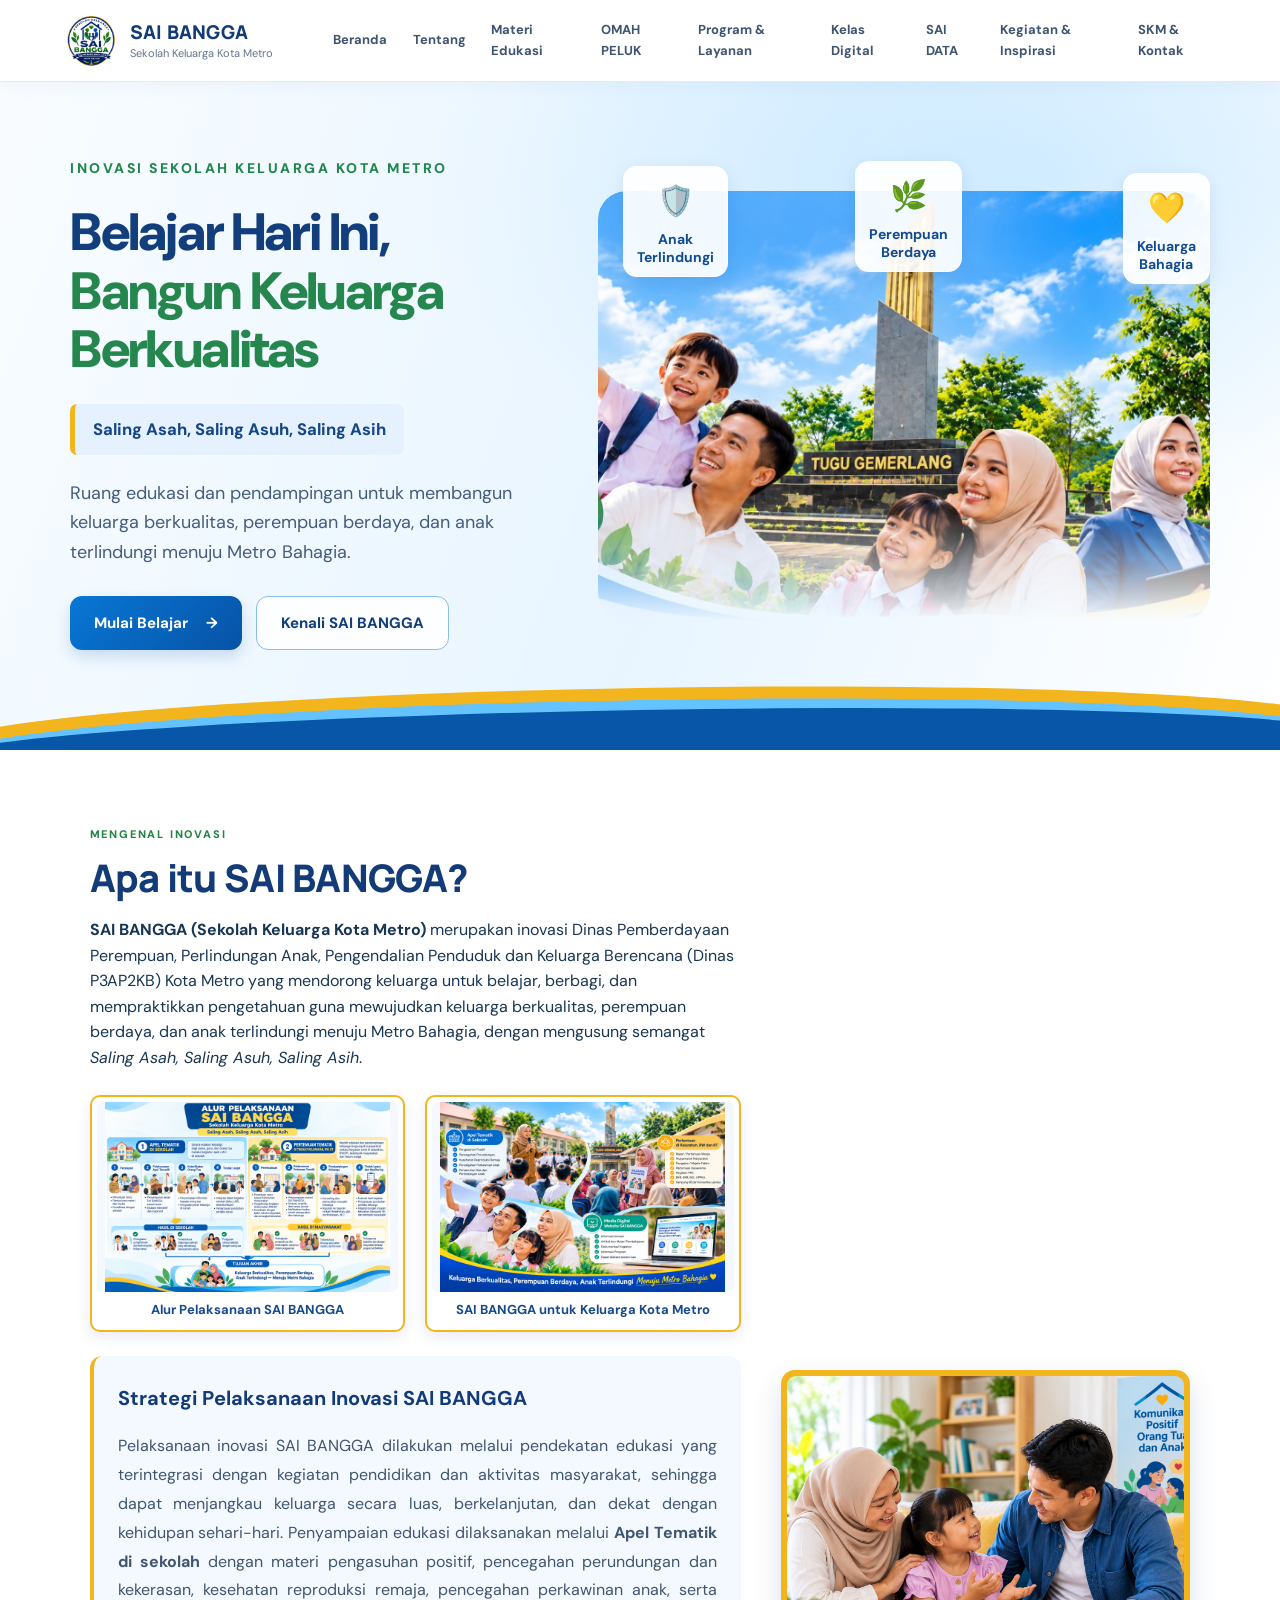
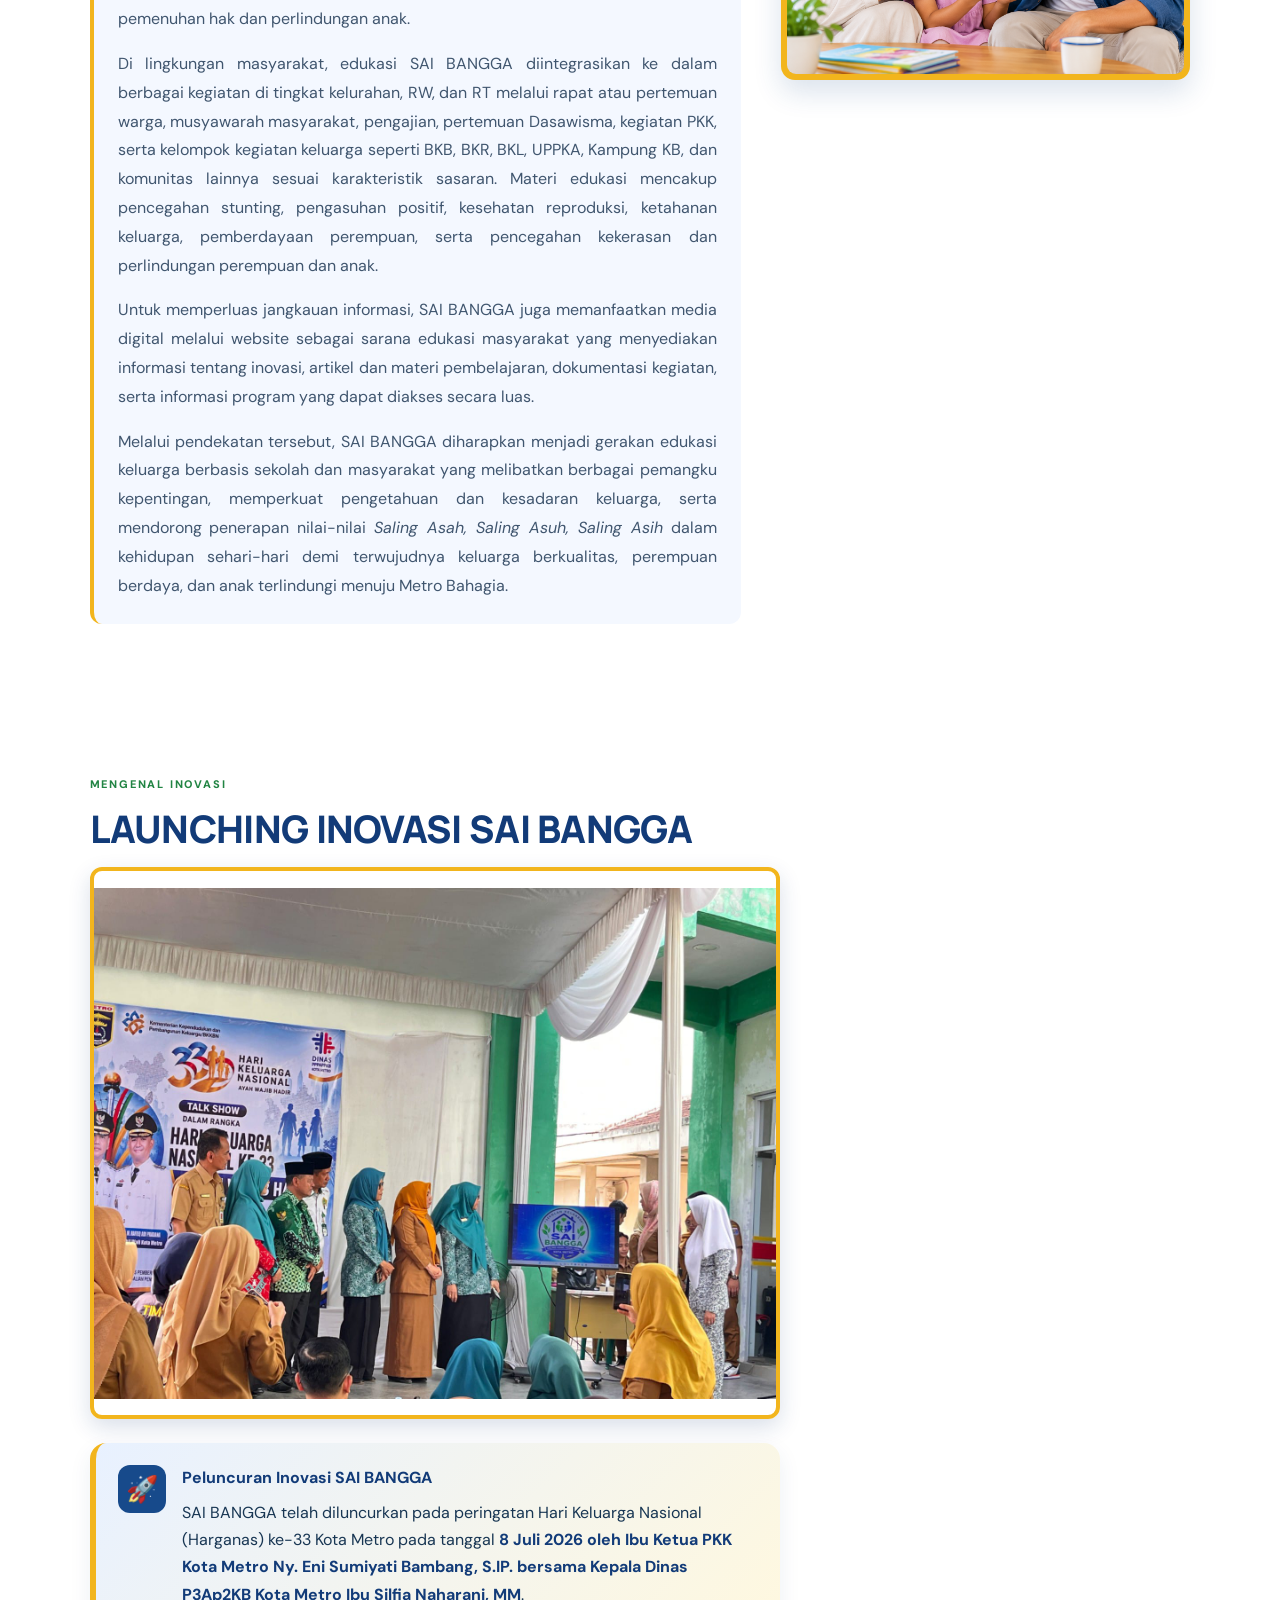
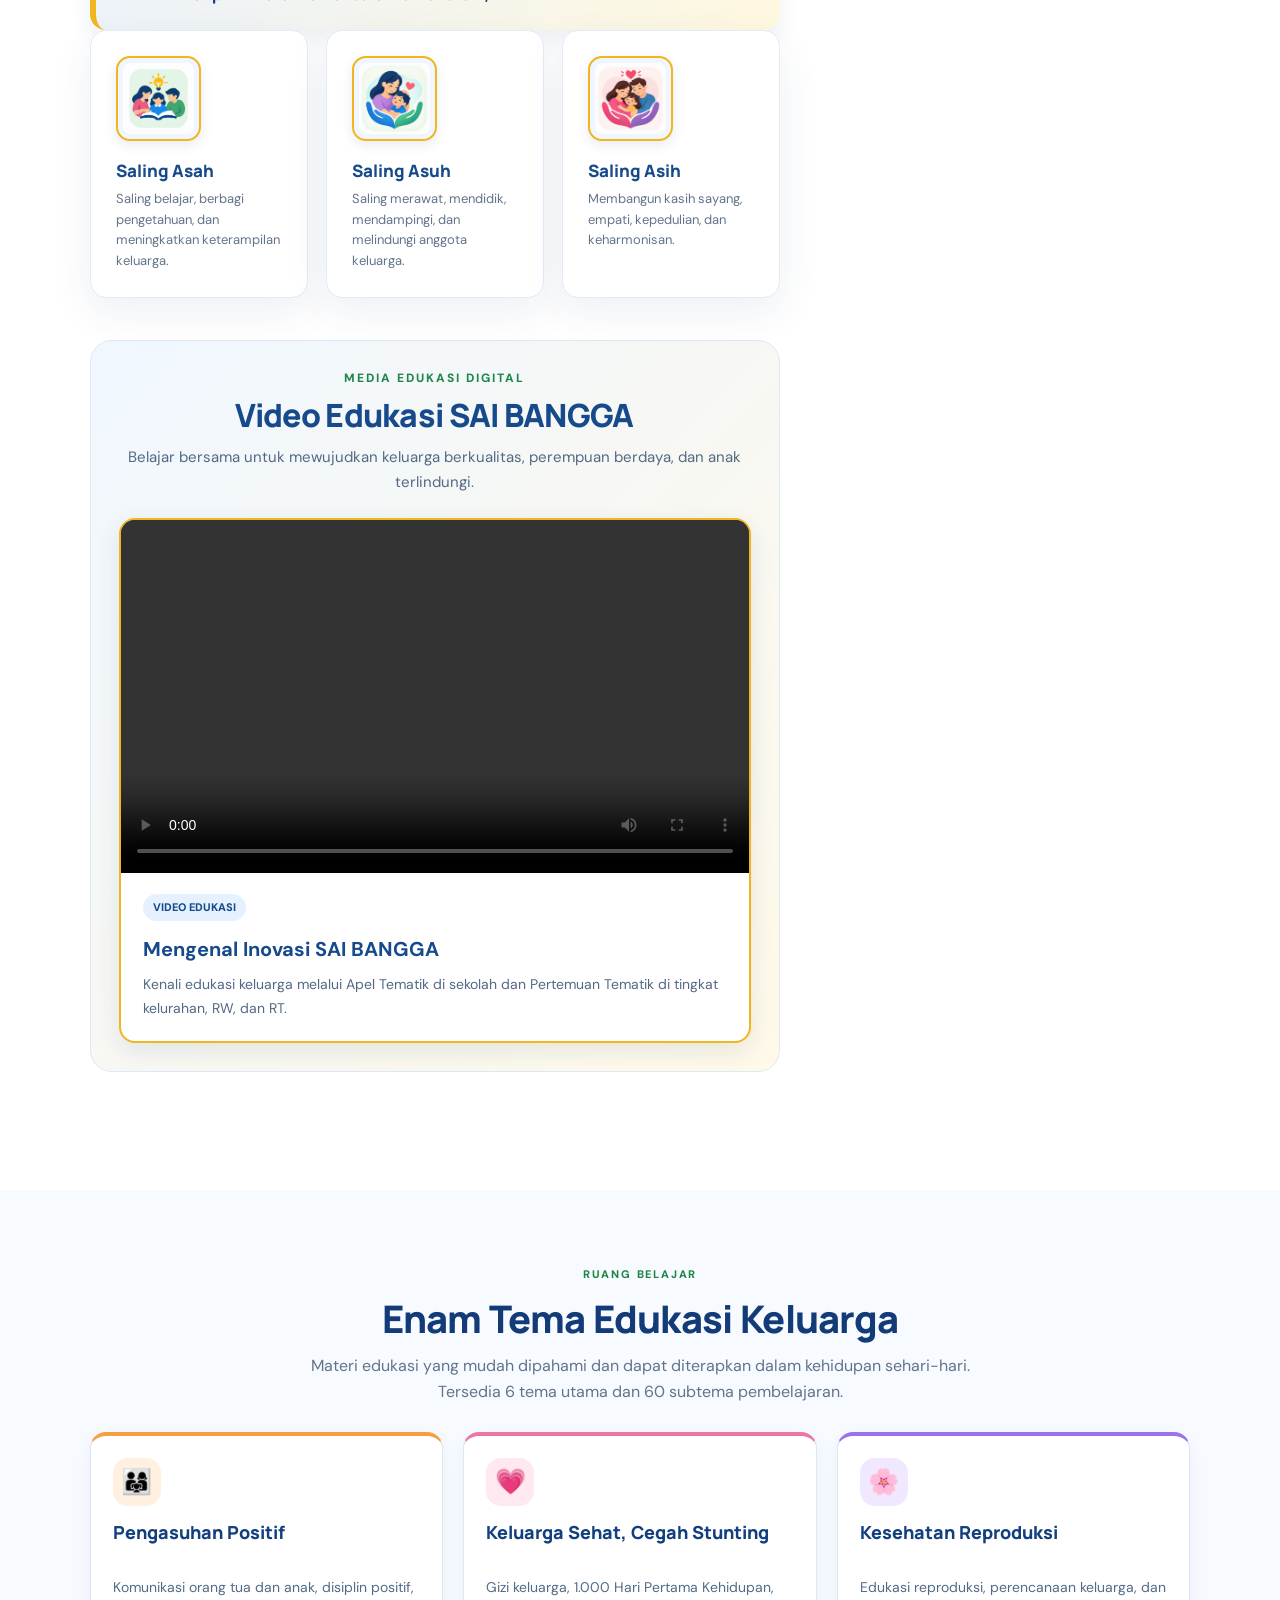
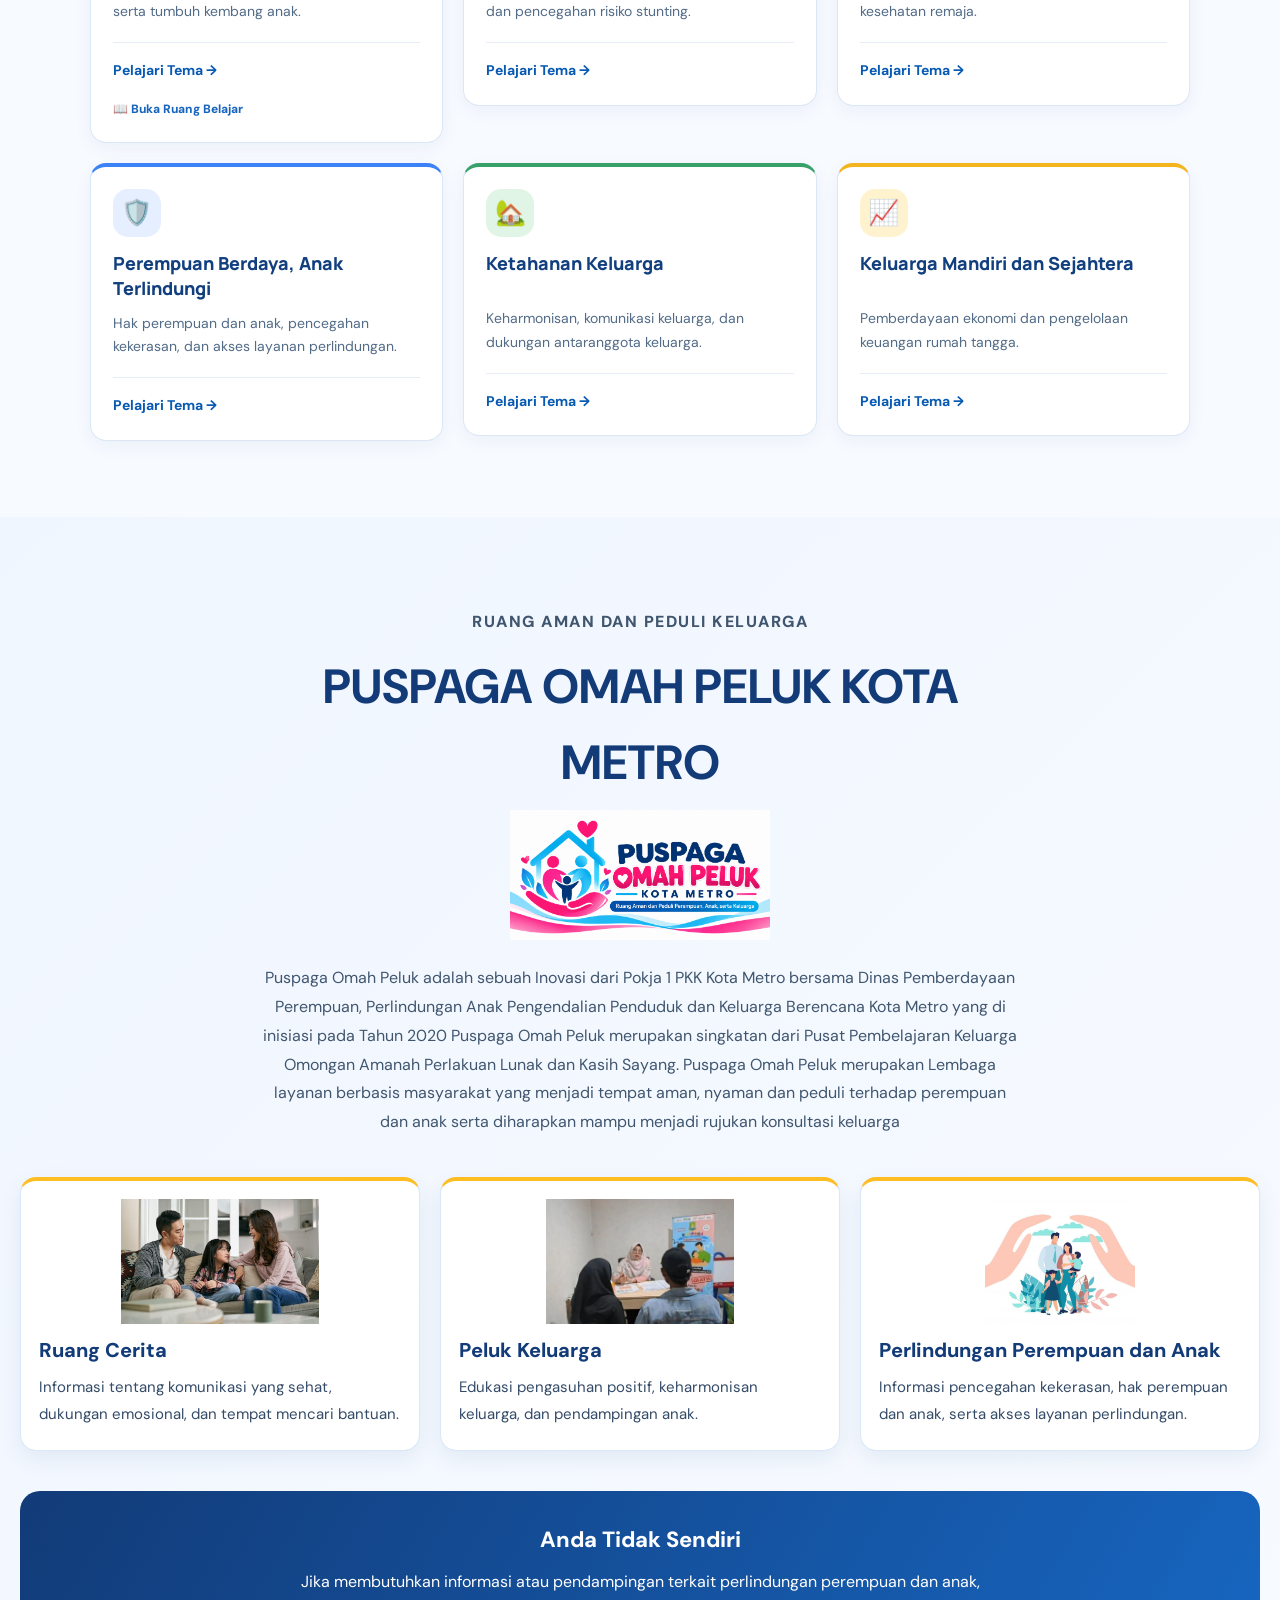
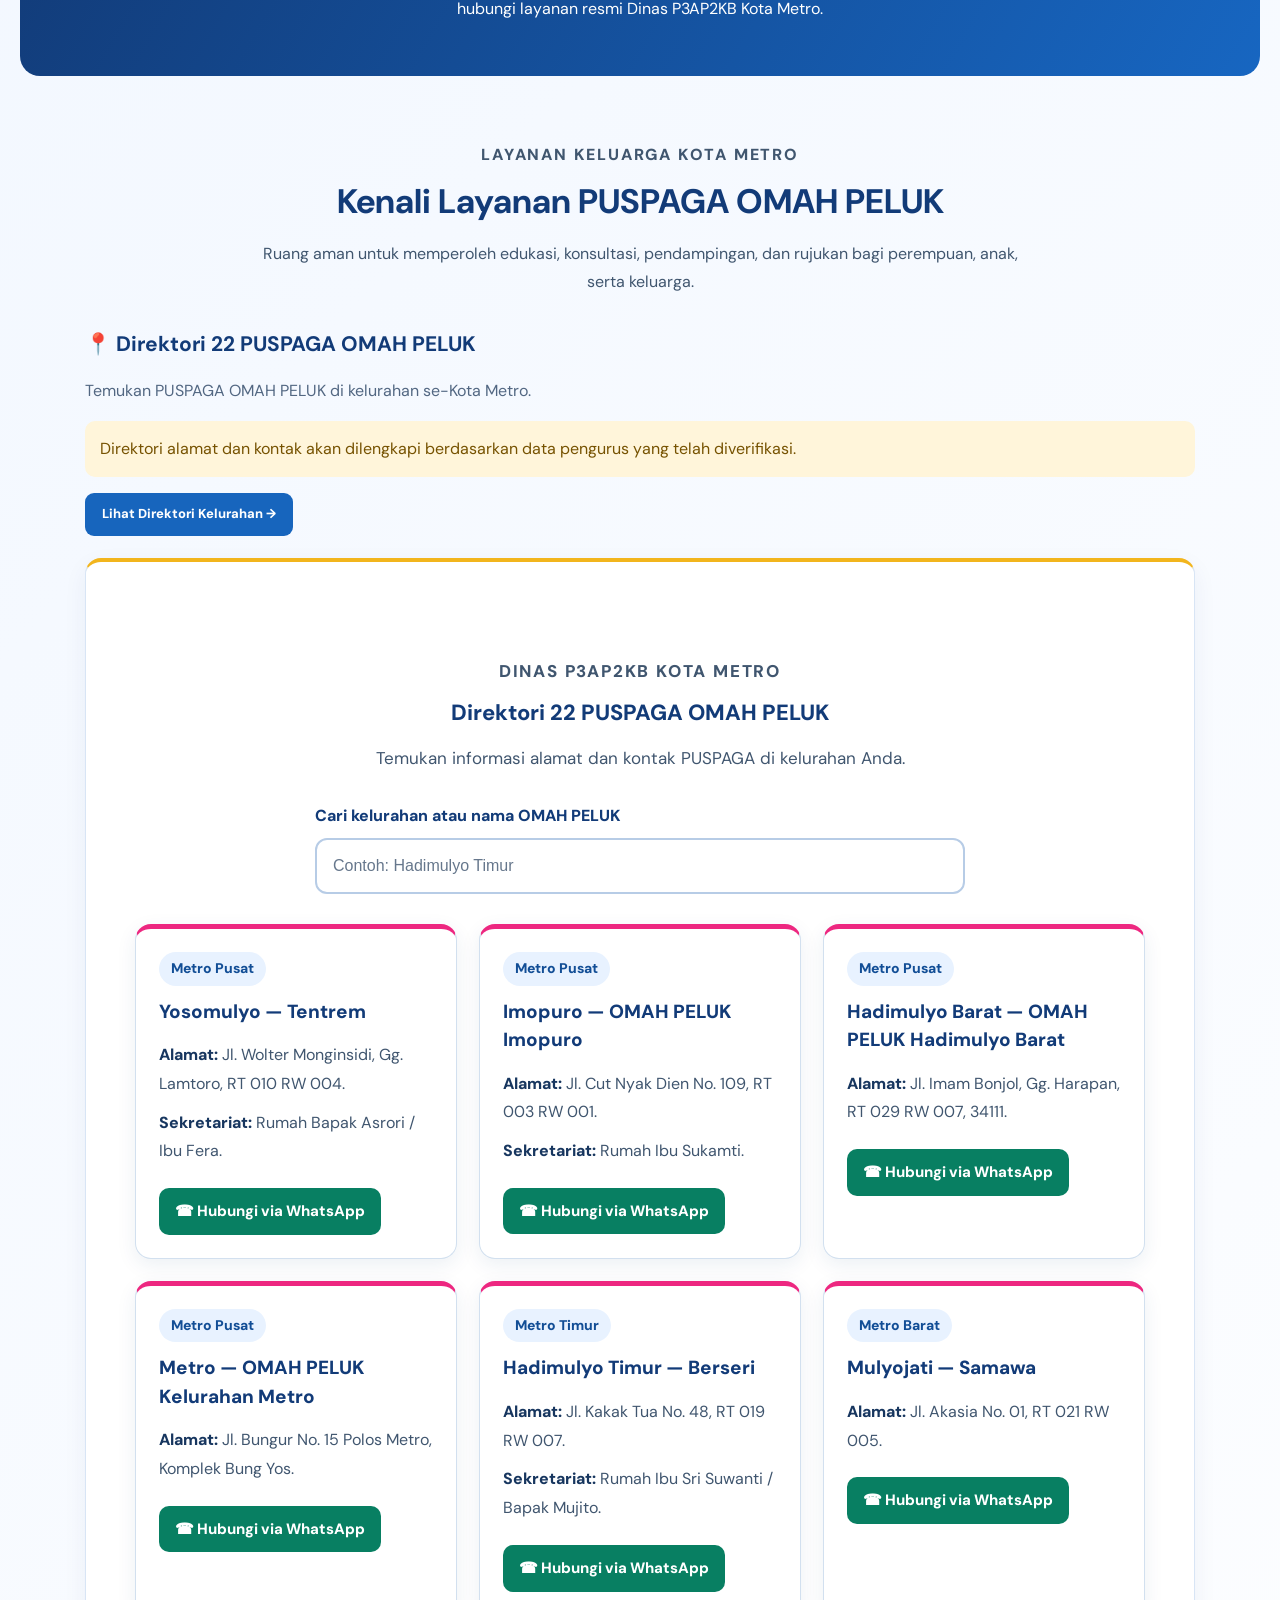
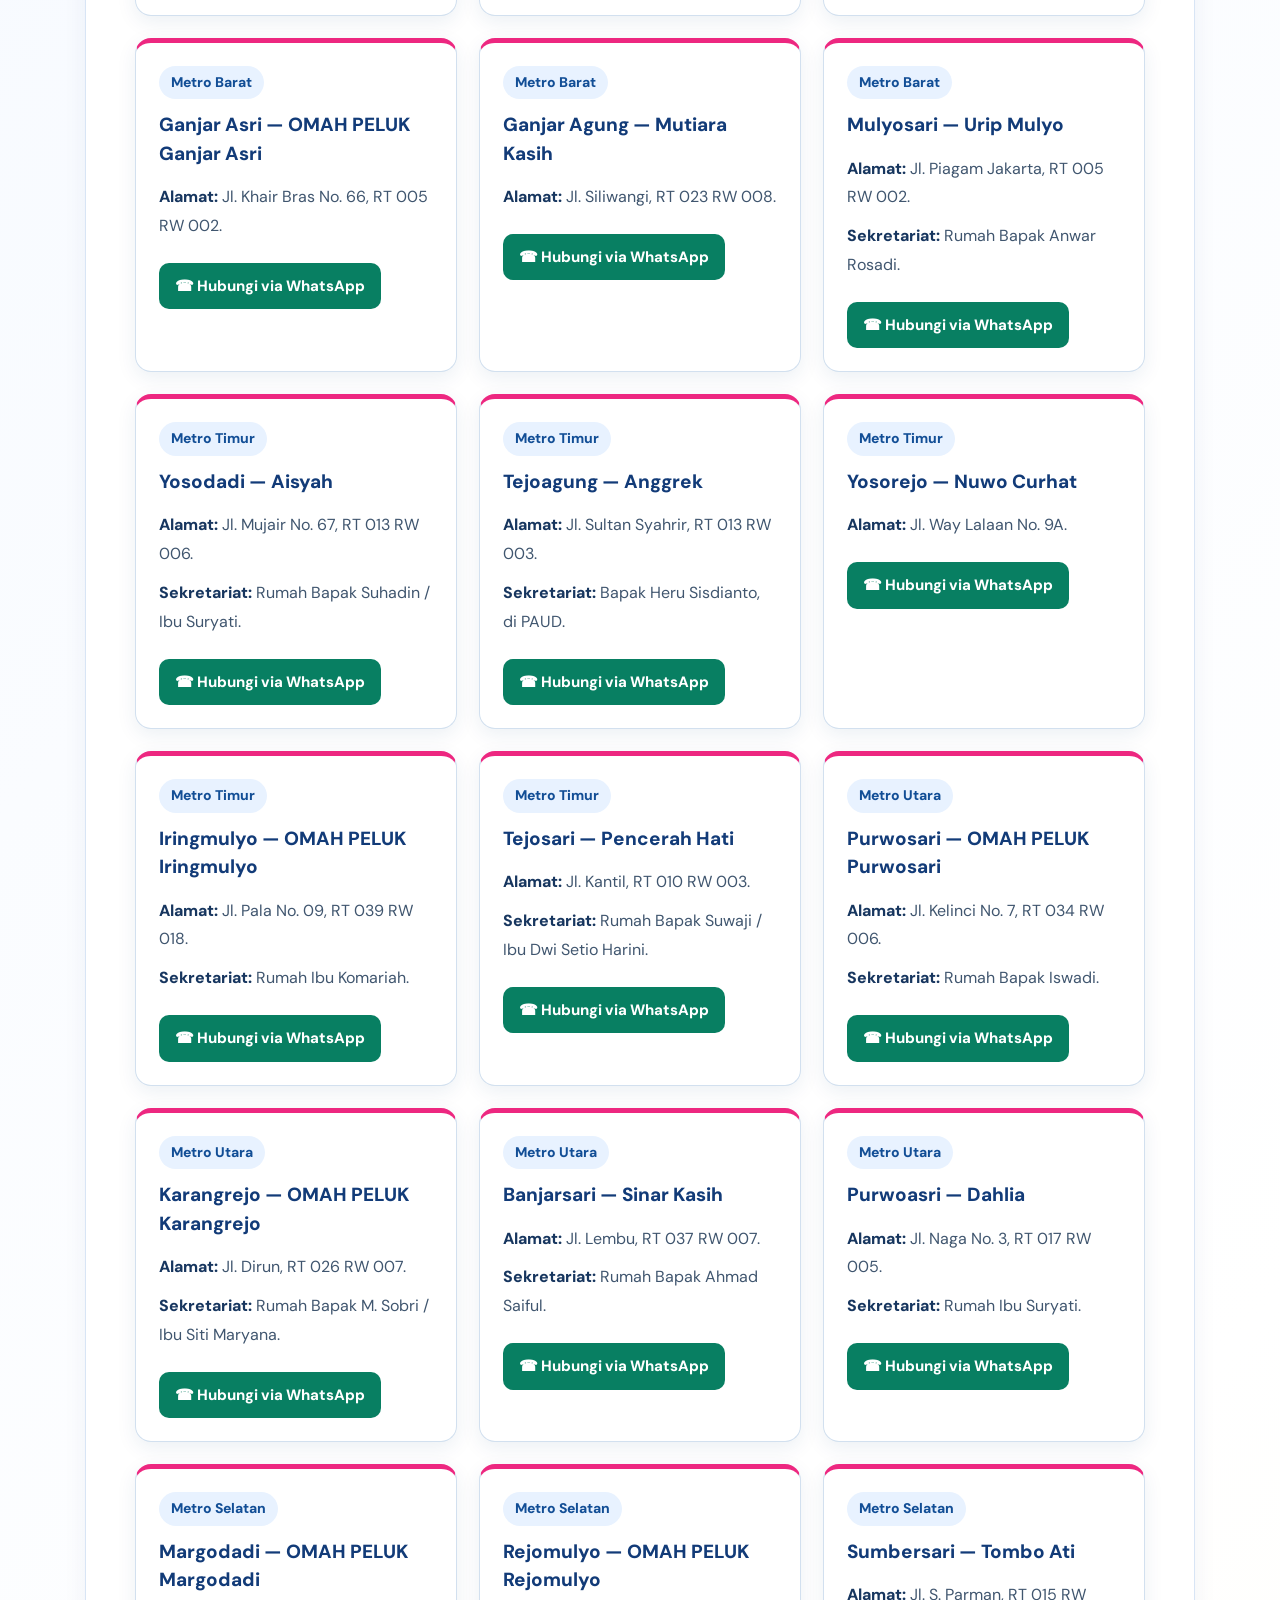
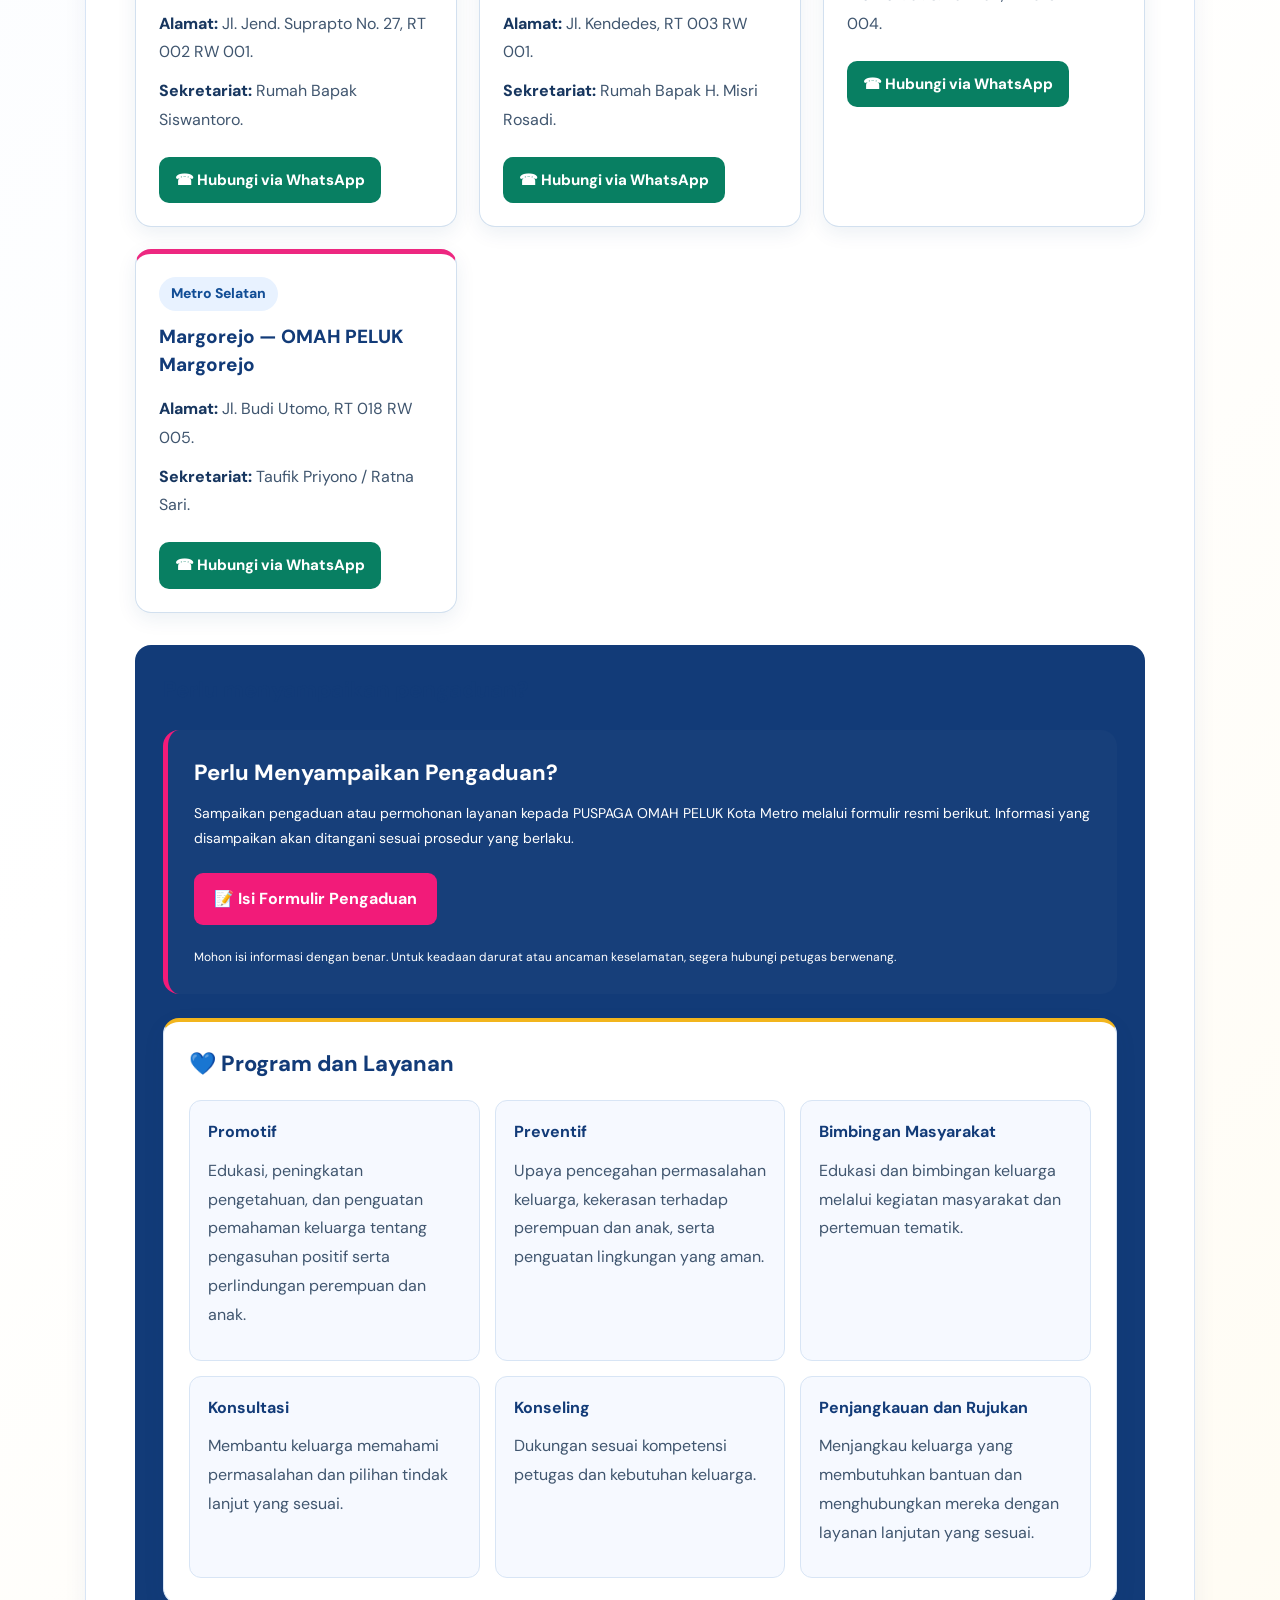
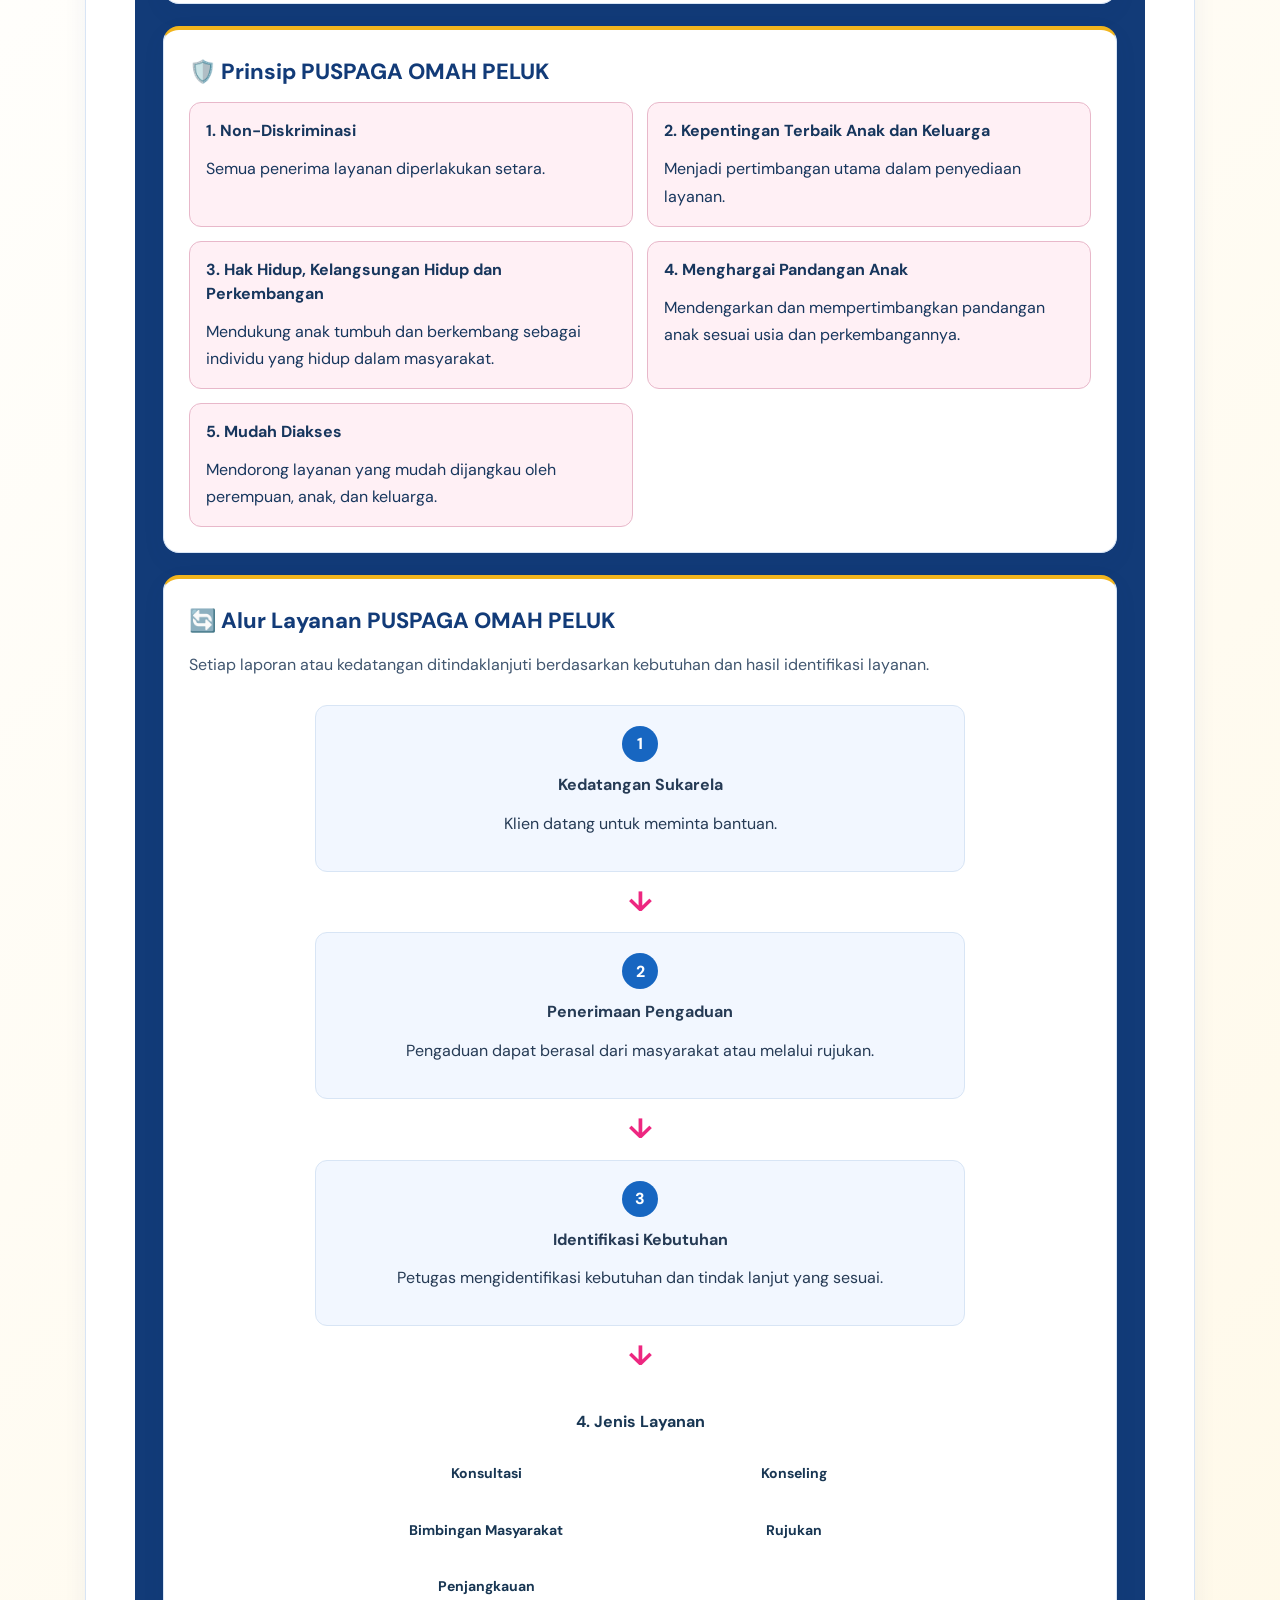
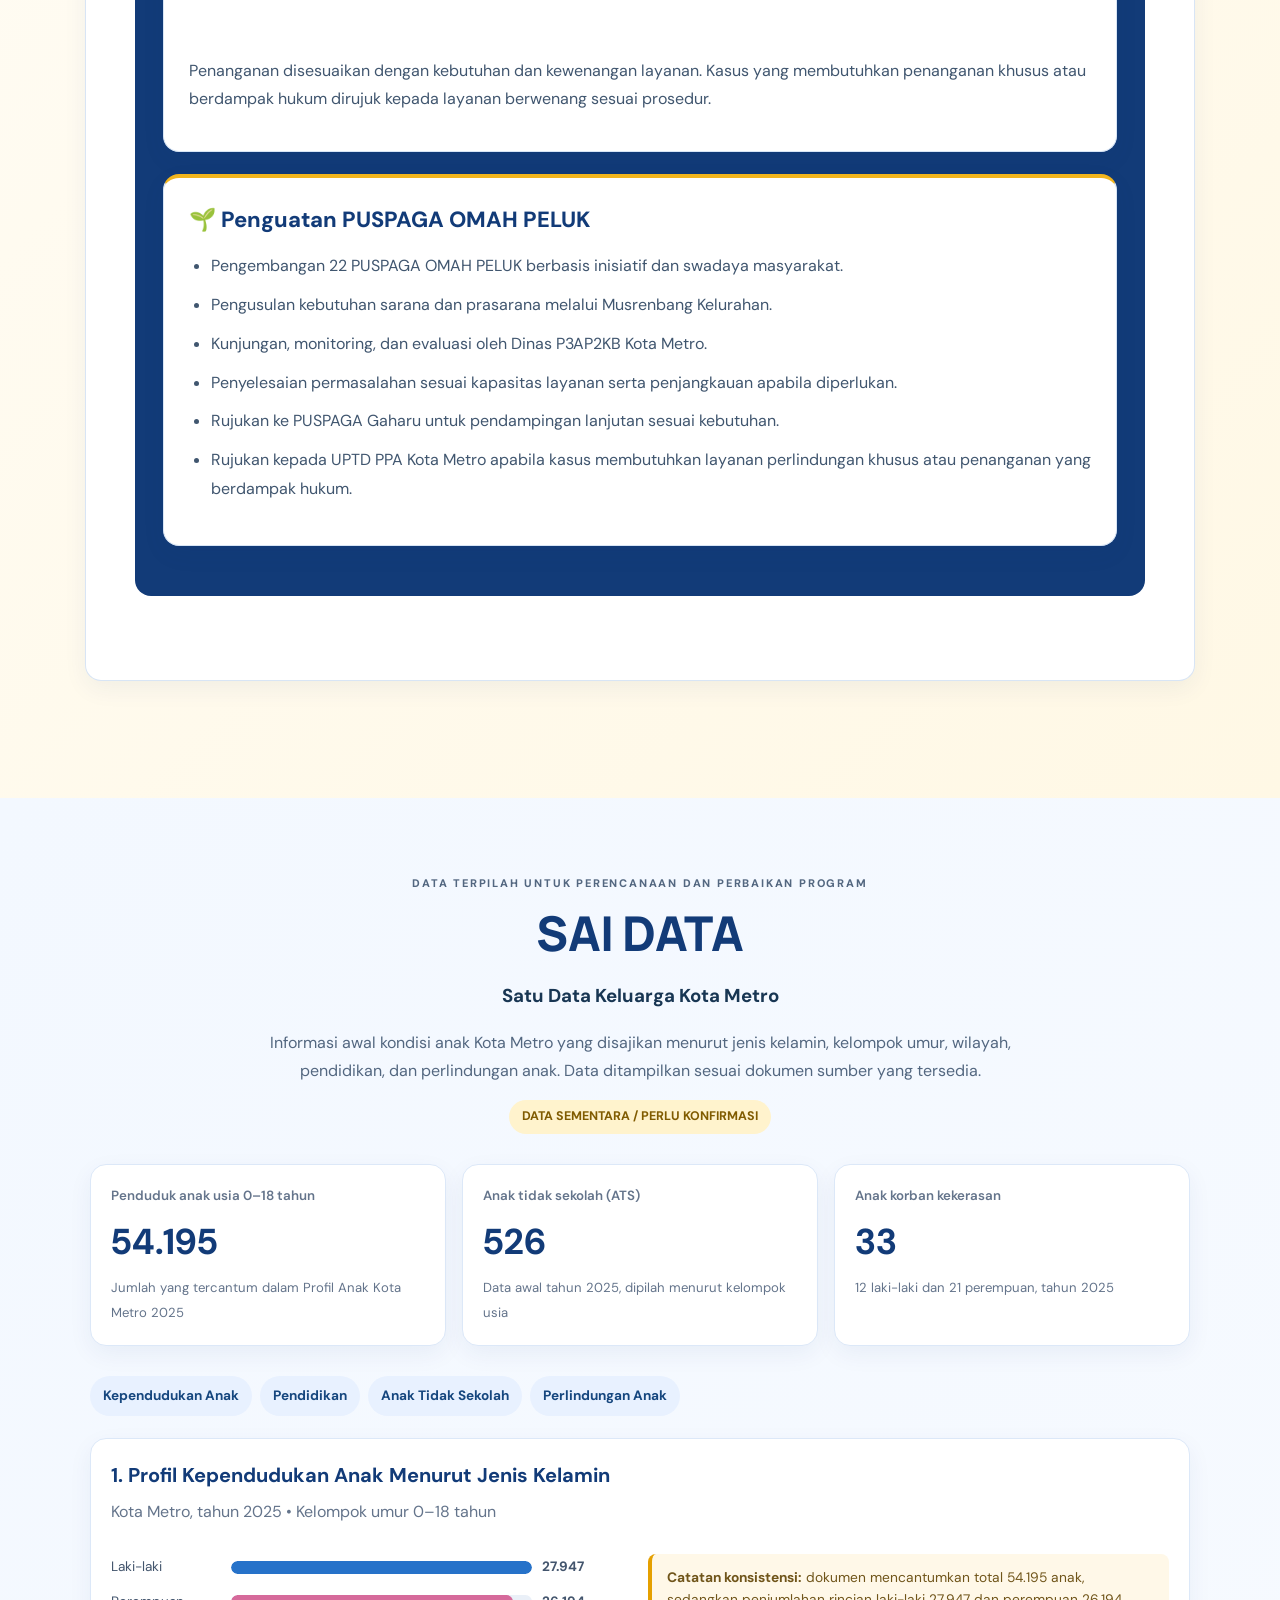
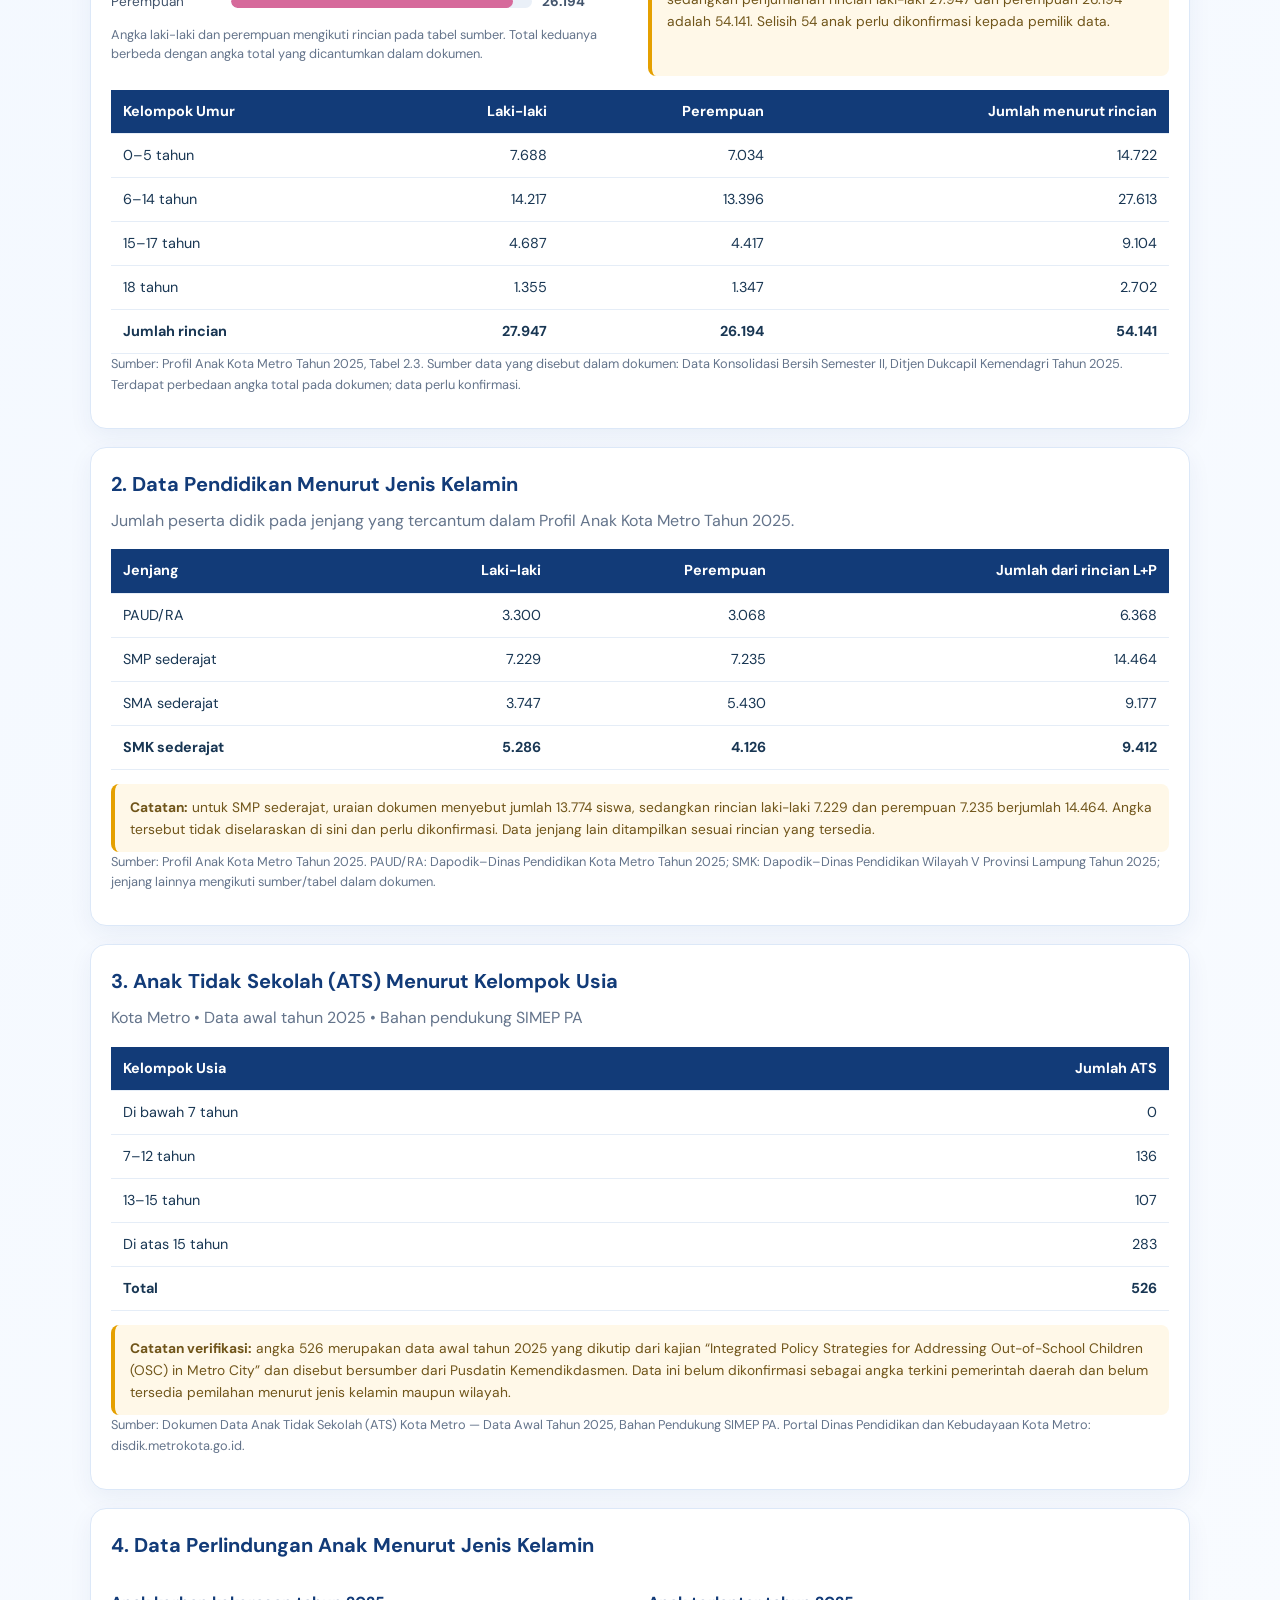
<file: index.html>
<!doctype html>
<html lang="id">
<head>
  <!-- Google tag (gtag.js) -->
<script async src="https://www.googletagmanager.com/gtag/js?id=G-KMZER07177"></script>
<script>
  window.dataLayer = window.dataLayer || [];
  function gtag(){dataLayer.push(arguments);}
  gtag('js', new Date());
  gtag('config', 'G-KMZER07177');
</script>
  <meta charset="utf-8">
  <meta name="viewport" content="width=device-width, initial-scale=1">
  <meta name="description" content="SAI BANGGA — Sekolah Keluarga Kota Metro. Saling Asah, Saling Asuh, Saling Asih.">
  <meta name="theme-color" content="#123b78">
  <title>SAI BANGGA — Sekolah Keluarga Kota Metro</title>
  <link rel="stylesheet" href="style.css">
</head>
<body>
  <header class="site-header">
    <a class="brand" href="#beranda" aria-label="SAI BANGGA Beranda">
      <img src="assets/Logo%20Sai%20Bangga.jpeg" alt="Logo SAI BANGGA Sekolah Keluarga Kota Metro">
      <span><strong>SAI BANGGA</strong><small>Sekolah Keluarga Kota Metro</small></span>
    </a>
    <button class="menu-toggle" aria-label="Buka menu" aria-expanded="false">☰</button>
 <nav class="nav">
  <a href="#beranda">Beranda</a>
  <a href="#tentang">Tentang</a>
  <a href="artikel.html">Materi Edukasi</a>
  <a href="#omah-peluk">OMAH PELUK</a>
  <a href="#program-layanan">Program &amp; Layanan</a>
  <a href="#belajar">Kelas Digital</a>
  <a href="#sai-data">SAI DATA</a>
  <a href="#artikel">Kegiatan &amp; Inspirasi</a>
  <a href="#skm-kontak">SKM &amp; Kontak</a>
</nav>
  </header>

  <main>
   <section class="hero-baru" id="beranda">
  <div class="hero-baru-inner">

    <div class="hero-baru-content">
      <p class="hero-eyebrow">
        INOVASI SEKOLAH KELUARGA KOTA METRO
      </p>

      <h1>
        Belajar Hari Ini,<br>
        <span>Bangun Keluarga</span><br>
        <span>Berkualitas</span>
      </h1>

      <div class="hero-slogan">
        Saling Asah, Saling Asuh, Saling Asih
      </div>

      <p class="hero-description">
        Ruang edukasi dan pendampingan untuk membangun
        keluarga berkualitas, perempuan berdaya, dan anak
        terlindungi menuju Metro Bahagia.
      </p>

      <div class="hero-baru-actions">
        <a href="#belajar" class="hero-btn-primary">
          Mulai Belajar <span>→</span>
        </a>

        <a href="#tentang" class="hero-btn-secondary">
          Kenali SAI BANGGA
        </a>
      </div>
    </div>

    <div class="hero-baru-visual">
      <img
        src="assets/Keluarga%20Sai%20Bangga.jpeg"
        alt="Keluarga SAI BANGGA Kota Metro"
        class="hero-family-image">

      <div class="hero-label hero-label-anak">
        <span>🛡️</span>
        <strong>Anak<br>Terlindungi</strong>
      </div>

      <div class="hero-label hero-label-perempuan">
        <span>🌿</span>
        <strong>Perempuan<br>Berdaya</strong>
      </div>

      <div class="hero-label hero-label-keluarga">
        <span>💛</span>
        <strong>Keluarga<br>Bahagia</strong>
      </div>
    </div>

  </div>

  <div class="hero-wave hero-wave-yellow"></div>
  <div class="hero-wave hero-wave-blue"></div>
</section>

    <section class="section about" id="tentang">
  <div class="tentang-layout">

    <div class="tentang-text">
      <p class="eyebrow">MENGENAL INOVASI</p>
      <h2>Apa itu SAI BANGGA?</h2>

 <p>
 <strong>SAI BANGGA (Sekolah Keluarga Kota Metro)</strong>
  merupakan inovasi Dinas Pemberdayaan Perempuan, Perlindungan
  Anak, Pengendalian Penduduk dan Keluarga Berencana
  (Dinas P3AP2KB) Kota Metro yang mendorong keluarga untuk
  belajar, berbagi, dan mempraktikkan pengetahuan guna
  mewujudkan keluarga berkualitas, perempuan berdaya, dan
  anak terlindungi menuju Metro Bahagia, dengan mengusung
  semangat <em>Saling Asah, Saling Asuh, Saling Asih</em>.
</p>
<div class="sai-gambar-dua">

  <div class="sai-gambar-item">
    <img
      src="assets/Alur%20Pelaksanaan%20Sai%20Bangga.jpeg"
      alt="Alur Pelaksanaan SAI BANGGA melalui Apel Tematik di Sekolah dan Pertemuan Tematik di Kelurahan, RW, dan RT">
    <p>Alur Pelaksanaan SAI BANGGA</p>
  </div>

  <div class="sai-gambar-item">
    <img
      src="assets/Bagroun%20Sai%20Bangga.jpeg"
      alt="Edukasi SAI BANGGA untuk keluarga Kota Metro">
    <p>SAI BANGGA untuk Keluarga Kota Metro</p>
  </div>

</div>

<div class="about-detail">
  <h3>Strategi Pelaksanaan Inovasi SAI BANGGA</h3>

  <p>
    Pelaksanaan inovasi SAI BANGGA dilakukan melalui pendekatan
    edukasi yang terintegrasi dengan kegiatan pendidikan dan
    aktivitas masyarakat, sehingga dapat menjangkau keluarga
    secara luas, berkelanjutan, dan dekat dengan kehidupan
    sehari-hari. Penyampaian edukasi dilaksanakan melalui
    <strong>Apel Tematik di sekolah</strong> dengan materi
    pengasuhan positif, pencegahan perundungan dan kekerasan,
    kesehatan reproduksi remaja, pencegahan perkawinan anak,
    serta pemenuhan hak dan perlindungan anak.
  </p>

  <p>
    Di lingkungan masyarakat, edukasi SAI BANGGA diintegrasikan
    ke dalam berbagai kegiatan di tingkat kelurahan, RW, dan RT
    melalui rapat atau pertemuan warga, musyawarah masyarakat,
    pengajian, pertemuan Dasawisma, kegiatan PKK, serta kelompok
    kegiatan keluarga seperti BKB, BKR, BKL, UPPKA, Kampung KB,
    dan komunitas lainnya sesuai karakteristik sasaran. Materi
    edukasi mencakup pencegahan stunting, pengasuhan positif,
    kesehatan reproduksi, ketahanan keluarga, pemberdayaan
    perempuan, serta pencegahan kekerasan dan perlindungan
    perempuan dan anak.
  </p>

  <p>
    Untuk memperluas jangkauan informasi, SAI BANGGA juga
    memanfaatkan media digital melalui website sebagai sarana
    edukasi masyarakat yang menyediakan informasi tentang
    inovasi, artikel dan materi pembelajaran, dokumentasi
    kegiatan, serta informasi program yang dapat diakses
    secara luas.
  </p>

  <p>
    Melalui pendekatan tersebut, SAI BANGGA diharapkan menjadi
    gerakan edukasi keluarga berbasis sekolah dan masyarakat
    yang melibatkan berbagai pemangku kepentingan, memperkuat
    pengetahuan dan kesadaran keluarga, serta mendorong
    penerapan nilai-nilai
    <em>Saling Asah, Saling Asuh, Saling Asih</em>
    dalam kehidupan sehari-hari demi terwujudnya keluarga
    berkualitas, perempuan berdaya, dan anak terlindungi
    menuju Metro Bahagia.
  </p>
</div>

    </div>

    <div class="tentang-visual">
      <img
        src="assets/Pengasuhan%20Positif%20komunikasi%20orang%20tua%20dan%20anak.png"
        alt="Edukasi SAI BANGGA untuk keluarga Kota Metro">
    </div>

  </div>

  <!-- Bagian launch-info dan meaning-grid tetap di bawah sini -->
</section>

    
    <section class="section about" id="launching-sai-bangga">
      <div class="section-heading">
        <p class="eyebrow">MENGENAL INOVASI</p>
        <h2>LAUNCHING INOVASI SAI BANGGA</h2>
        
<p>
 
<img
  src="assets/Luncing%20Sai%20Bangga.jpeg"
  alt="Edukasi SAI BANGGA untuk keluarga Kota Metro"
  class="gambar-sai-bangga">

<div class="launch-info">
  <span class="launch-icon">🚀</span>
  <div>
    <strong>Peluncuran Inovasi SAI BANGGA</strong>
    <p>
      SAI BANGGA telah diluncurkan pada peringatan
      Hari Keluarga Nasional (Harganas) ke-33 Kota Metro
      pada tanggal <strong>8 Juli 2026 oleh Ibu Ketua PKK Kota Metro Ny. Eni Sumiyati Bambang, S.IP. 
      bersama Kepala Dinas P3Ap2KB Kota Metro Ibu Silfia Naharani, MM</strong>. 
    </p>
  </div>
</div>

<div class="meaning-grid">

  <!-- SALING ASAH -->
  <article class="meaning-card">
    <img
      src="assets/icon%20saling%20asah.png"
      alt="Ikon Saling Asah"
      class="meaning-photo">

    <h3>Saling Asah</h3>
    <p>
      Saling belajar, berbagi pengetahuan,
      dan meningkatkan keterampilan keluarga.
    </p>
  </article>

  <!-- SALING ASUH -->
  <article class="meaning-card">
    <img
      src="assets/icon%20saling%20asuh.png"
      alt="Ikon Saling Asuh"
      class="meaning-photo">

    <h3>Saling Asuh</h3>
    <p>
      Saling merawat, mendidik, mendampingi,
      dan melindungi anggota keluarga.
    </p>
  </article>

  <!-- SALING ASIH -->
  <article class="meaning-card">
    <img
      src="assets/icon%20saling%20asih.png"
      alt="Ikon Saling Asih"
      class="meaning-photo">

    <h3>Saling Asih</h3>
    <p>
      Membangun kasih sayang, empati,
      kepedulian, dan keharmonisan.
    </p>
  </article>

</div>
        <!-- RUANG VIDEO EDUKASI SAI BANGGA -->
<div class="video-sai-bangga" id="video-edukasi">

  <div class="video-heading">
    <p class="eyebrow">MEDIA EDUKASI DIGITAL</p>
    <h2>Video Edukasi SAI BANGGA</h2>
    <p>
      Belajar bersama untuk mewujudkan keluarga berkualitas,
      perempuan berdaya, dan anak terlindungi.
    </p>
  </div>

  <div class="video-card">
<div class="video-frame">
  <video controls preload="metadata" playsinline>
    <source src="assets/video-sai-bangga.mp4" type="video/mp4">
    Browser Anda tidak mendukung pemutaran video.
  </video>
</div>

    <div class="video-info">
      <span class="video-label">VIDEO EDUKASI</span>
      <h3>Mengenal Inovasi SAI BANGGA</h3>
      <p>
        Kenali edukasi keluarga melalui Apel Tematik di sekolah
        dan Pertemuan Tematik di tingkat kelurahan, RW, dan RT.
      </p>
    </div>
  </div>
</div>
    </section>


<!-- RUANG BELAJAR SAI BANGGA -->
<section class="section learning" id="belajar">

  <div class="section-heading centered">
    <p class="eyebrow">RUANG BELAJAR</p>
    <h2>Enam Tema Edukasi Keluarga</h2>
    <p>
      Materi edukasi yang mudah dipahami dan dapat
      diterapkan dalam kehidupan sehari-hari.
      Tersedia 6 tema utama dan 60 subtema pembelajaran.
    </p>
  </div>

  <div class="learning-grid">

    <!-- TEMA 1 -->
    <article class="learning-card tema-asah">
      <span class="card-icon orange">👨‍👩‍👧</span>
      <h3>Pengasuhan Positif</h3>
      <p>
        Komunikasi orang tua dan anak, disiplin positif,
        serta tumbuh kembang anak.
      </p>

      <details class="tema-detail">
        <summary>Pelajari Tema →</summary>
        <div class="subtema-content">
          <h4>10 Subtema Pengasuhan Positif</h4>
          <ol>
            <li>Komunikasi hangat antara orang tua dan anak.</li>
            <li>Memahami tumbuh kembang dan kebutuhan anak sesuai usia.</li>
            <li>Disiplin positif dan pengasuhan tanpa kekerasan.</li>
            <li>Mengenali emosi dan menghadapi tantrum anak.</li>
            <li>Peran ayah dan ibu dalam pengasuhan.</li>
            <li>Membangun kemandirian dan kepercayaan diri anak.</li>
            <li>Menanamkan karakter, nilai agama, dan sopan santun.</li>
            <li>Pendampingan belajar dan pengembangan minat anak.</li>
            <li>Penggunaan gawai dan internet sesuai usia.</li>
            <li>Pengasuhan inklusif bagi anak penyandang disabilitas.</li>
          </ol>
        </div>
      </details>
      <a href="ruang-belajar-pengasuhan.html" class="btn-belajar">
  📖 Buka Ruang Belajar
</a>
    </article>

    <!-- TEMA 2 -->
    <article class="learning-card tema-sehat">
      <span class="card-icon pink">💗</span>
      <h3>Keluarga Sehat, Cegah Stunting</h3>
      <p>
        Gizi keluarga, 1.000 Hari Pertama Kehidupan,
        dan pencegahan risiko stunting.
      </p>

      <details class="tema-detail">
        <summary>Pelajari Tema →</summary>
        <div class="subtema-content">
          <h4>10 Subtema Keluarga Sehat</h4>
          <ol>
            <li>Mengenal stunting dan upaya pencegahannya.</li>
            <li>Pentingnya 1.000 Hari Pertama Kehidupan.</li>
            <li>Gizi seimbang bagi seluruh anggota keluarga.</li>
            <li>Pemenuhan gizi ibu hamil dan ibu menyusui.</li>
            <li>ASI eksklusif dan pemberian MPASI.</li>
            <li>Pemantauan pertumbuhan anak melalui Posyandu.</li>
            <li>Kebersihan diri, sanitasi, dan air bersih.</li>
            <li>Kebiasaan hidup aktif dan istirahat cukup.</li>
            <li>Rumah sehat dan bebas asap rokok.</li>
            <li>Pengolahan makanan bergizi dengan bahan pangan lokal.</li>
          </ol>
        </div>
      </details>
    </article>

    <!-- TEMA 3 -->
    <article class="learning-card tema-reproduksi">
      <span class="card-icon purple">🌸</span>
      <h3>Kesehatan Reproduksi</h3>
      <p>
        Edukasi reproduksi, perencanaan keluarga,
        dan kesehatan remaja.
      </p>

      <details class="tema-detail">
        <summary>Pelajari Tema →</summary>
        <div class="subtema-content">
          <h4>10 Subtema Kesehatan Reproduksi</h4>
          <ol>
            <li>Mengenal tubuh dan menjaga kebersihan organ reproduksi.</li>
            <li>Pubertas dan perubahan fisik serta emosi remaja.</li>
            <li>Kesehatan menstruasi.</li>
            <li>Kesehatan dan kesiapan calon pengantin.</li>
            <li>Perencanaan kehamilan dan jarak kelahiran.</li>
            <li>Keluarga berencana dan pengenalan pilihan kontrasepsi.</li>
            <li>Pencegahan perkawinan anak dan kesiapan berkeluarga.</li>
            <li>Pergaulan sehat, persetujuan, dan batasan pribadi.</li>
            <li>Pengenalan infeksi menular seksual dan HIV.</li>
            <li>Mengenali keluhan reproduksi dan mengakses layanan kesehatan.</li>
          </ol>
        </div>
      </details>
    </article>

    <!-- TEMA 4 -->
    <article class="learning-card tema-perlindungan">
      <span class="card-icon blue">🛡️</span>
      <h3>Perempuan Berdaya, Anak Terlindungi</h3>
      <p>
        Hak perempuan dan anak, pencegahan kekerasan,
        dan akses layanan perlindungan.
      </p>

      <details class="tema-detail">
        <summary>Pelajari Tema →</summary>
        <div class="subtema-content">
          <h4>10 Subtema Pemberdayaan dan Perlindungan</h4>
          <ol>
            <li>Hak perempuan dan kesetaraan kesempatan.</li>
            <li>Hak anak dan partisipasi anak dalam keluarga.</li>
            <li>Mengenali bentuk kekerasan terhadap perempuan dan anak.</li>
            <li>Pencegahan kekerasan dalam rumah tangga.</li>
            <li>Pencegahan perundungan di sekolah dan lingkungan.</li>
            <li>Perlindungan dari kekerasan seksual.</li>
            <li>Perlindungan perempuan dan anak di ruang digital.</li>
            <li>Pencegahan eksploitasi dan perdagangan orang.</li>
            <li>Kepemimpinan dan keterlibatan perempuan dalam masyarakat.</li>
            <li>Cara mencari bantuan, melapor, dan mengakses layanan perlindungan.</li>
          </ol>
        </div>
      </details>
    </article>

    <!-- TEMA 5 -->
    <article class="learning-card tema-ketahanan">
      <span class="card-icon green">🏡</span>
      <h3>Ketahanan Keluarga</h3>
      <p>
        Keharmonisan, komunikasi keluarga,
        dan dukungan antaranggota keluarga.
      </p>

      <details class="tema-detail">
        <summary>Pelajari Tema →</summary>
        <div class="subtema-content">
          <h4>10 Subtema Ketahanan Keluarga</h4>
          <ol>
            <li>Komunikasi pasangan dan keharmonisan keluarga.</li>
            <li>Pembagian peran dan tanggung jawab rumah tangga.</li>
            <li>Penyelesaian konflik melalui musyawarah.</li>
            <li>Kesehatan mental dan pengelolaan stres keluarga.</li>
            <li>Waktu berkualitas dan kebiasaan baik bersama keluarga.</li>
            <li>Pendampingan remaja dalam menghadapi masalah.</li>
            <li>Dukungan bagi keluarga orang tua tunggal.</li>
            <li>Keluarga ramah lansia dan penyandang disabilitas.</li>
            <li>Dukungan keluarga saat sakit, kehilangan, atau menghadapi krisis.</li>
            <li>Keluarga peduli lingkungan dan siaga bencana.</li>
          </ol>
        </div>
      </details>
    </article>

    <!-- TEMA 6 -->
    <article class="learning-card tema-mandiri">
      <span class="card-icon gold">📈</span>
      <h3>Keluarga Mandiri dan Sejahtera</h3>
      <p>
        Pemberdayaan ekonomi dan pengelolaan
        keuangan rumah tangga.
      </p>

      <details class="tema-detail">
        <summary>Pelajari Tema →</summary>
        <div class="subtema-content">
          <h4>10 Subtema Keluarga Mandiri dan Sejahtera</h4>
          <ol>
            <li>Menyusun anggaran rumah tangga.</li>
            <li>Membedakan kebutuhan dan keinginan.</li>
            <li>Menabung dan menyiapkan dana darurat.</li>
            <li>Perencanaan biaya pendidikan dan masa depan keluarga.</li>
            <li>Pengelolaan utang dan kebiasaan belanja bijak.</li>
            <li>Mengenali penipuan keuangan, pinjaman ilegal, dan judi daring.</li>
            <li>Mengembangkan keterampilan dan potensi ekonomi keluarga.</li>
            <li>Merintis usaha rumahan dan mengenal UPPKA.</li>
            <li>Pemasaran digital dan pencatatan keuangan usaha.</li>
            <li>Pemanfaatan pekarangan dan pengelolaan sampah bernilai ekonomi.</li>
          </ol>
        </div>
      </details>
    </article>

  </div>

<!-- TEMPAT MENAMPILKAN ARTIKEL SUBTEMA -->
<div id="artikel-subtema" class="artikel-subtema" hidden>

  <div class="artikel-subtema-header">
    <span class="artikel-label">
      MATERI EDUKASI SAI BANGGA
    </span>

    <button
      type="button"
      id="tutup-artikel"
      class="tutup-artikel">
      ✕ Tutup
    </button>
  </div>

  <p id="artikel-kategori" class="artikel-kategori"></p>

  <h2 id="artikel-judul"></h2>

  <div id="artikel-isi" class="artikel-isi"></div>

</div>
<!-- AKHIR TEMPAT ARTIKEL -->
</section>

    <!-- OMAH PELUK -->
<section class="omah-peluk-section" id="omah-peluk">
  <div class="omah-peluk-container">

    <div class="omah-peluk-heading">
      <p class="omah-peluk-label">RUANG AMAN DAN PEDULI KELUARGA</p>
      <h2>PUSPAGA OMAH PELUK KOTA METRO</h2>
      
<!-- GAMBAR UTAMA DASHBOARD OMAH PELUK -->
<div class="omah-peluk-logo-dashboard">

  
<img
  src="assets/PUSPAGA%20OMAH%20PELUK%20KOTA%20METRO.png"
  alt="PUSPAGA OMAH PELUK Kota Metro"
  class="omah-peluk-logo">

</div>

      <p>
        Puspaga Omah Peluk adalah sebuah Inovasi dari Pokja 1 PKK Kota Metro bersama Dinas Pemberdayaan Perempuan, Perlindungan Anak Pengendalian Penduduk dan Keluarga Berencana Kota Metro yang di inisiasi pada Tahun 2020 
Puspaga Omah Peluk merupakan singkatan dari Pusat Pembelajaran Keluarga Omongan Amanah Perlakuan Lunak dan Kasih Sayang.
Puspaga Omah Peluk merupakan Lembaga layanan berbasis masyarakat yang menjadi tempat aman, nyaman dan peduli terhadap perempuan dan anak serta  diharapkan mampu menjadi rujukan konsultasi keluarga
      </p>
    </div>


<div class="omah-peluk-grid omah-peluk-grid-gambar">

  <article class="omah-peluk-card omah-kartu-gambar">
    <img
      class="omah-kartu-ilustrasi"
      src="assets/komunikasi%20Positif.jpg"
      alt="Ilustrasi ibu mendengarkan cerita anak"
      loading="lazy">

    <h3>Ruang Cerita</h3>
    <p>
      Informasi tentang komunikasi yang sehat, dukungan emosional,
      dan tempat mencari bantuan.
    </p>
  </article>

  <article class="omah-peluk-card omah-kartu-gambar">
    <img
      class="omah-kartu-ilustrasi"
      src="assets/peluk%20keluaga%20layanan.jpg"
      alt="Ilustrasi keluarga yang harmonis"
      loading="lazy">

    <h3>Peluk Keluarga</h3>
    <p>
      Edukasi pengasuhan positif, keharmonisan keluarga,
      dan pendampingan anak.
    </p>
  </article>

  <article class="omah-peluk-card omah-kartu-gambar">
    <img
      class="omah-kartu-ilustrasi"
      src="assets/perlingungan%20perempuan%20dan%20anak.jpg"
      alt="Ilustrasi ibu dan anak dengan simbol perlindungan"
      loading="lazy">

    <h3>Perlindungan Perempuan dan Anak</h3>
    <p>
      Informasi pencegahan kekerasan, hak perempuan dan anak,
      serta akses layanan perlindungan.
    </p>
  </article>

</div>

    <div class="omah-peluk-info">
      <h3>Anda Tidak Sendiri</h3>
      <p>
        Jika membutuhkan informasi atau pendampingan terkait
        perlindungan perempuan dan anak, hubungi layanan resmi
        Dinas P3AP2KB Kota Metro.
      </p>
    </div>
  </div>
  
<!-- INFORMASI LAYANAN PUSPAGA OMAH PELUK -->
<div class="omah-peluk-tambahan">

  <div class="omah-peluk-heading">
    <p class="eyebrow">LAYANAN KELUARGA KOTA METRO</p>
    <h2>Kenali Layanan PUSPAGA OMAH PELUK</h2>
    <p>
      Ruang aman untuk memperoleh edukasi, konsultasi,
      pendampingan, dan rujukan bagi perempuan, anak,
      serta keluarga.
    </p>
  </div>

  <h3>📍 Direktori 22 PUSPAGA OMAH PELUK</h3>
    <p>
      Temukan PUSPAGA OMAH PELUK di kelurahan
      se-Kota Metro.
    </p>

    <div class="op-notice">
      Direktori alamat dan kontak akan dilengkapi
      berdasarkan data pengurus yang telah diverifikasi.
    </div>

    <a class="op-button" href="#daftar-puspaga">
      Lihat Direktori Kelurahan →
    </a>

  <!-- DIREKTORI -->
  <article class="op-panel" id="direktori-omah-peluk">
    
<div id="daftar-puspaga" class="puspaga-list">
 
  <div class="direktori-heading">
    <p class="eyebrow">DINAS P3AP2KB KOTA METRO</p>
    <h3>Direktori 22 PUSPAGA OMAH PELUK</h3>
    <p>Temukan informasi alamat dan kontak PUSPAGA di kelurahan Anda.</p>
  </div>

  <div class="direktori-filter">
    <label for="cari-puspaga">Cari kelurahan atau nama OMAH PELUK</label>
    <input
      id="cari-puspaga"
      type="search"
      placeholder="Contoh: Hadimulyo Timur"
      oninput="filterPuspaga()">
  </div>

  <div class="direktori-grid" id="kartu-puspaga">

    <article class="profil-puspaga" data-cari="yosomulyo tentrem metro pusat">
      <span class="profil-kecamatan">Metro Pusat</span>
      <h4>Yosomulyo — Tentrem</h4>
      <p><strong>Alamat:</strong> Jl. Wolter Monginsidi, Gg. Lamtoro, RT 010 RW 004.</p>
      <p><strong>Sekretariat:</strong> Rumah Bapak Asrori / Ibu Fera.</p>
      <a class="profil-wa" href="https://wa.me/6281253113647" target="_blank" rel="noopener">☎ Hubungi via WhatsApp</a>
    </article>

    <article class="profil-puspaga" data-cari="imopuro omah peluk metro pusat">
      <span class="profil-kecamatan">Metro Pusat</span>
      <h4>Imopuro — OMAH PELUK Imopuro</h4>
      <p><strong>Alamat:</strong> Jl. Cut Nyak Dien No. 109, RT 003 RW 001.</p>
      <p><strong>Sekretariat:</strong> Rumah Ibu Sukamti.</p>
      <a class="profil-wa" href="https://wa.me/6285934635889" target="_blank" rel="noopener">☎ Hubungi via WhatsApp</a>
    </article>

    <article class="profil-puspaga" data-cari="hadimulyo barat omah peluk metro pusat">
      <span class="profil-kecamatan">Metro Pusat</span>
      <h4>Hadimulyo Barat — OMAH PELUK Hadimulyo Barat</h4>
      <p><strong>Alamat:</strong> Jl. Imam Bonjol, Gg. Harapan, RT 029 RW 007, 34111.</p>
      <a class="profil-wa" href="https://wa.me/6281272355593" target="_blank" rel="noopener">☎ Hubungi via WhatsApp</a>
    </article>

    <article class="profil-puspaga" data-cari="metro omah peluk metro pusat">
      <span class="profil-kecamatan">Metro Pusat</span>
      <h4>Metro — OMAH PELUK Kelurahan Metro</h4>
      <p><strong>Alamat:</strong> Jl. Bungur No. 15 Polos Metro, Komplek Bung Yos.</p>
      <a class="profil-wa" href="https://wa.me/6281272363753" target="_blank" rel="noopener">☎ Hubungi via WhatsApp</a>
    </article>

    <article class="profil-puspaga" data-cari="hadimulyo timur berseri metro timur">
      <span class="profil-kecamatan">Metro Timur</span>
      <h4>Hadimulyo Timur — Berseri</h4>
      <p><strong>Alamat:</strong> Jl. Kakak Tua No. 48, RT 019 RW 007.</p>
      <p><strong>Sekretariat:</strong> Rumah Ibu Sri Suwanti / Bapak Mujito.</p>
      <a class="profil-wa" href="https://wa.me/6281379917007" target="_blank" rel="noopener">☎ Hubungi via WhatsApp</a>
    </article>

    <article class="profil-puspaga" data-cari="mulyojati samawa metro barat">
      <span class="profil-kecamatan">Metro Barat</span>
      <h4>Mulyojati — Samawa</h4>
      <p><strong>Alamat:</strong> Jl. Akasia No. 01, RT 021 RW 005.</p>
      <a class="profil-wa" href="https://wa.me/6281366500613" target="_blank" rel="noopener">☎ Hubungi via WhatsApp</a>
    </article>

    <article class="profil-puspaga" data-cari="ganjar asri omah peluk metro barat">
      <span class="profil-kecamatan">Metro Barat</span>
      <h4>Ganjar Asri — OMAH PELUK Ganjar Asri</h4>
      <p><strong>Alamat:</strong> Jl. Khair Bras No. 66, RT 005 RW 002.</p>
      <a class="profil-wa" href="https://wa.me/62895332437174" target="_blank" rel="noopener">☎ Hubungi via WhatsApp</a>
    </article>

    <article class="profil-puspaga" data-cari="ganjar agung mutiara kasih metro barat">
      <span class="profil-kecamatan">Metro Barat</span>
      <h4>Ganjar Agung — Mutiara Kasih</h4>
      <p><strong>Alamat:</strong> Jl. Siliwangi, RT 023 RW 008.</p>
      <a class="profil-wa" href="https://wa.me/6285369579464" target="_blank" rel="noopener">☎ Hubungi via WhatsApp</a>
    </article>

    <article class="profil-puspaga" data-cari="mulyosari urip mulyo metro barat">
      <span class="profil-kecamatan">Metro Barat</span>
      <h4>Mulyosari — Urip Mulyo</h4>
      <p><strong>Alamat:</strong> Jl. Piagam Jakarta, RT 005 RW 002.</p>
      <p><strong>Sekretariat:</strong> Rumah Bapak Anwar Rosadi.</p>
      <a class="profil-wa" href="https://wa.me/628133471705" target="_blank" rel="noopener">☎ Hubungi via WhatsApp</a>
    </article>

    <article class="profil-puspaga" data-cari="yosodadi aisyah metro timur">
      <span class="profil-kecamatan">Metro Timur</span>
      <h4>Yosodadi — Aisyah</h4>
      <p><strong>Alamat:</strong> Jl. Mujair No. 67, RT 013 RW 006.</p>
      <p><strong>Sekretariat:</strong> Rumah Bapak Suhadin / Ibu Suryati.</p>
      <a class="profil-wa" href="https://wa.me/6281272338455" target="_blank" rel="noopener">☎ Hubungi via WhatsApp</a>
    </article>

    <article class="profil-puspaga" data-cari="tejoagung anggrek metro timur">
      <span class="profil-kecamatan">Metro Timur</span>
      <h4>Tejoagung — Anggrek</h4>
      <p><strong>Alamat:</strong> Jl. Sultan Syahrir, RT 013 RW 003.</p>
      <p><strong>Sekretariat:</strong> Bapak Heru Sisdianto, di PAUD.</p>
      <a class="profil-wa" href="https://wa.me/6285788098190" target="_blank" rel="noopener">☎ Hubungi via WhatsApp</a>
    </article>

    <article class="profil-puspaga" data-cari="yosorejo nuwo curhat metro timur">
      <span class="profil-kecamatan">Metro Timur</span>
      <h4>Yosorejo — Nuwo Curhat</h4>
      <p><strong>Alamat:</strong> Jl. Way Lalaan No. 9A.</p>
      <a class="profil-wa" href="https://wa.me/6289631133979" target="_blank" rel="noopener">☎ Hubungi via WhatsApp</a>
    </article>

    <article class="profil-puspaga" data-cari="iringmulyo omah peluk metro timur">
      <span class="profil-kecamatan">Metro Timur</span>
      <h4>Iringmulyo — OMAH PELUK Iringmulyo</h4>
      <p><strong>Alamat:</strong> Jl. Pala No. 09, RT 039 RW 018.</p>
      <p><strong>Sekretariat:</strong> Rumah Ibu Komariah.</p>
      <a class="profil-wa" href="https://wa.me/6281379650572" target="_blank" rel="noopener">☎ Hubungi via WhatsApp</a>
    </article>

    <article class="profil-puspaga" data-cari="tejosari pencerah hati metro timur">
      <span class="profil-kecamatan">Metro Timur</span>
      <h4>Tejosari — Pencerah Hati</h4>
      <p><strong>Alamat:</strong> Jl. Kantil, RT 010 RW 003.</p>
      <p><strong>Sekretariat:</strong> Rumah Bapak Suwaji / Ibu Dwi Setio Harini.</p>
      <a class="profil-wa" href="https://wa.me/6285368087766" target="_blank" rel="noopener">☎ Hubungi via WhatsApp</a>
    </article>

    <article class="profil-puspaga" data-cari="purwosari omah peluk metro utara">
      <span class="profil-kecamatan">Metro Utara</span>
      <h4>Purwosari — OMAH PELUK Purwosari</h4>
      <p><strong>Alamat:</strong> Jl. Kelinci No. 7, RT 034 RW 006.</p>
      <p><strong>Sekretariat:</strong> Rumah Bapak Iswadi.</p>
      <a class="profil-wa" href="https://wa.me/6285832832406" target="_blank" rel="noopener">☎ Hubungi via WhatsApp</a>
    </article>

    <article class="profil-puspaga" data-cari="karangrejo omah peluk metro utara">
      <span class="profil-kecamatan">Metro Utara</span>
      <h4>Karangrejo — OMAH PELUK Karangrejo</h4>
      <p><strong>Alamat:</strong> Jl. Dirun, RT 026 RW 007.</p>
      <p><strong>Sekretariat:</strong> Rumah Bapak M. Sobri / Ibu Siti Maryana.</p>
      <a class="profil-wa" href="https://wa.me/6281369004115" target="_blank" rel="noopener">☎ Hubungi via WhatsApp</a>
    </article>

    <article class="profil-puspaga" data-cari="banjarsari sinar kasih metro utara">
      <span class="profil-kecamatan">Metro Utara</span>
      <h4>Banjarsari — Sinar Kasih</h4>
      <p><strong>Alamat:</strong> Jl. Lembu, RT 037 RW 007.</p>
      <p><strong>Sekretariat:</strong> Rumah Bapak Ahmad Saiful.</p>
      <a class="profil-wa" href="https://wa.me/6281379321437" target="_blank" rel="noopener">☎ Hubungi via WhatsApp</a>
    </article>

    <article class="profil-puspaga" data-cari="purwoasri dahlia metro utara">
      <span class="profil-kecamatan">Metro Utara</span>
      <h4>Purwoasri — Dahlia</h4>
      <p><strong>Alamat:</strong> Jl. Naga No. 3, RT 017 RW 005.</p>
      <p><strong>Sekretariat:</strong> Rumah Ibu Suryati.</p>
      <a class="profil-wa" href="https://wa.me/6285789501094" target="_blank" rel="noopener">☎ Hubungi via WhatsApp</a>
    </article>

    <article class="profil-puspaga" data-cari="margodadi omah peluk metro selatan">
      <span class="profil-kecamatan">Metro Selatan</span>
      <h4>Margodadi — OMAH PELUK Margodadi</h4>
      <p><strong>Alamat:</strong> Jl. Jend. Suprapto No. 27, RT 002 RW 001.</p>
      <p><strong>Sekretariat:</strong> Rumah Bapak Siswantoro.</p>
      <a class="profil-wa" href="https://wa.me/6285269033375" target="_blank" rel="noopener">☎ Hubungi via WhatsApp</a>
    </article>

    <article class="profil-puspaga" data-cari="rejomulyo omah peluk metro selatan">
      <span class="profil-kecamatan">Metro Selatan</span>
      <h4>Rejomulyo — OMAH PELUK Rejomulyo</h4>
      <p><strong>Alamat:</strong> Jl. Kendedes, RT 003 RW 001.</p>
      <p><strong>Sekretariat:</strong> Rumah Bapak H. Misri Rosadi.</p>
      <a class="profil-wa" href="https://wa.me/6281278457407" target="_blank" rel="noopener">☎ Hubungi via WhatsApp</a>
    </article>

    <article class="profil-puspaga" data-cari="sumbersari tombo ati metro selatan">
      <span class="profil-kecamatan">Metro Selatan</span>
      <h4>Sumbersari — Tombo Ati</h4>
      <p><strong>Alamat:</strong> Jl. S. Parman, RT 015 RW 004.</p>
      <a class="profil-wa" href="https://wa.me/6281369666575" target="_blank" rel="noopener">☎ Hubungi via WhatsApp</a>
    </article>

    <article class="profil-puspaga" data-cari="margorejo omah peluk metro selatan">
      <span class="profil-kecamatan">Metro Selatan</span>
      <h4>Margorejo — OMAH PELUK Margorejo</h4>
      <p><strong>Alamat:</strong> Jl. Budi Utomo, RT 018 RW 005.</p>
      <p><strong>Sekretariat:</strong> Taufik Priyono / Ratna Sari.</p>
      <a class="profil-wa" href="https://wa.me/6282185032997" target="_blank" rel="noopener">☎ Hubungi via WhatsApp</a>
    </article>

  </div>

  <p id="hasil-pencarian-puspaga" aria-live="polite"></p>

  <div class="op-pengaduan">
    <h3>Perlu menyampaikan pengaduan?</h3>
    
<!-- FORMULIR PENGADUAN RESMI -->
<div class="pengaduan-resmi">
  <h3>Perlu Menyampaikan Pengaduan?</h3>

  <p>
    Sampaikan pengaduan atau permohonan layanan kepada
    PUSPAGA OMAH PELUK Kota Metro melalui formulir resmi
    berikut. Informasi yang disampaikan akan ditangani
    sesuai prosedur yang berlaku.
  </p>

  <a
    href="https://forms.gle/qy9c5wGxBKipv9hH9"
    class="tombol-pengaduan"
    target="_blank"
    rel="noopener noreferrer">
    📝 Isi Formulir Pengaduan
  </a>

  <p class="catatan-pengaduan">
    Mohon isi informasi dengan benar. Untuk keadaan darurat
    atau ancaman keselamatan, segera hubungi petugas berwenang.
  </p>
</div>

<script>
function filterPuspaga() {
  const input = document.getElementById("cari-puspaga");
  const cards = document.querySelectorAll("#kartu-puspaga .profil-puspaga");
  const query = input.value.toLowerCase().trim();
  let jumlah = 0;

  cards.forEach(function(card) {
    const cocok = card.dataset.cari.toLowerCase().includes(query);
    card.style.display = cocok ? "" : "none";
    if (cocok) jumlah++;
  });

  document.getElementById("hasil-pencarian-puspaga").textContent =
    jumlah + " profil ditemukan.";
}
</script>

      <!-- PROGRAM DAN LAYANAN -->
  <article class="op-panel" id="program-layanan">
    <h3>💙 Program dan Layanan</h3>

    <div class="op-grid">
      <div class="op-card">
        <h4>Promotif</h4>
        <p>
          Edukasi, peningkatan pengetahuan, dan
          penguatan pemahaman keluarga tentang
          pengasuhan positif serta perlindungan
          perempuan dan anak.
        </p>
      </div>

      <div class="op-card">
        <h4>Preventif</h4>
        <p>
          Upaya pencegahan permasalahan keluarga,
          kekerasan terhadap perempuan dan anak,
          serta penguatan lingkungan yang aman.
        </p>
      </div>

      <div class="op-card">
        <h4>Bimbingan Masyarakat</h4>
        <p>
          Edukasi dan bimbingan keluarga melalui
          kegiatan masyarakat dan pertemuan tematik.
        </p>
      </div>

      <div class="op-card">
        <h4>Konsultasi</h4>
        <p>
          Membantu keluarga memahami permasalahan
          dan pilihan tindak lanjut yang sesuai.
        </p>
      </div>

      <div class="op-card">
        <h4>Konseling</h4>
        <p>
          Dukungan sesuai kompetensi petugas dan
          kebutuhan keluarga.
        </p>
      </div>

      <div class="op-card">
        <h4>Penjangkauan dan Rujukan</h4>
        <p>
          Menjangkau keluarga yang membutuhkan
          bantuan dan menghubungkan mereka dengan
          layanan lanjutan yang sesuai.
        </p>
      </div>
    </div>
  </article>

  <!-- PRINSIP LAYANAN -->
  <article class="op-panel" id="perlindungan-omah-peluk">
    <h3>🛡️ Prinsip PUSPAGA OMAH PELUK</h3>

    <div class="op-prinsip">
      <div>
        <strong>1. Non-Diskriminasi</strong>
        <p>Semua penerima layanan diperlakukan setara.</p>
      </div>

      <div>
        <strong>2. Kepentingan Terbaik Anak dan Keluarga</strong>
        <p>
          Menjadi pertimbangan utama dalam penyediaan
          layanan.
        </p>
      </div>

      <div>
        <strong>3. Hak Hidup, Kelangsungan Hidup dan Perkembangan</strong>
        <p>
          Mendukung anak tumbuh dan berkembang sebagai
          individu yang hidup dalam masyarakat.
        </p>
      </div>

      <div>
        <strong>4. Menghargai Pandangan Anak</strong>
        <p>
          Mendengarkan dan mempertimbangkan pandangan
          anak sesuai usia dan perkembangannya.
        </p>
      </div>

      <div>
        <strong>5. Mudah Diakses</strong>
        <p>
          Mendorong layanan yang mudah dijangkau oleh
          perempuan, anak, dan keluarga.
        </p>
      </div>
    </div>
  </article>

  <!-- ALUR LAYANAN -->
  <article class="op-panel" id="alur-layanan-omah-peluk">
    <h3>🔄 Alur Layanan PUSPAGA OMAH PELUK</h3>
    <p>
      Setiap laporan atau kedatangan ditindaklanjuti
      berdasarkan kebutuhan dan hasil identifikasi layanan.
    </p>

    <div class="op-alur">
      <div class="op-langkah">
        <span>1</span>
        <strong>Kedatangan Sukarela</strong>
        <p>Klien datang untuk meminta bantuan.</p>
      </div>

      <div class="op-panah">↓</div>

      <div class="op-langkah">
        <span>2</span>
        <strong>Penerimaan Pengaduan</strong>
        <p>
          Pengaduan dapat berasal dari masyarakat
          atau melalui rujukan.
        </p>
      </div>

      <div class="op-panah">↓</div>

      <div class="op-langkah">
        <span>3</span>
        <strong>Identifikasi Kebutuhan</strong>
        <p>
          Petugas mengidentifikasi kebutuhan dan
          tindak lanjut yang sesuai.
        </p>
      </div>

      <div class="op-panah">↓</div>

      <div class="op-hasil">
        <strong>4. Jenis Layanan</strong>
        <div class="op-hasil-grid">
          <span>Konsultasi</span>
          <span>Konseling</span>
          <span>Bimbingan Masyarakat</span>
          <span>Rujukan</span>
          <span>Penjangkauan</span>
        </div>
      </div>
    </div>

    <p class="op-catatan">
      Penanganan disesuaikan dengan kebutuhan dan
      kewenangan layanan. Kasus yang membutuhkan
      penanganan khusus atau berdampak hukum dirujuk
      kepada layanan berwenang sesuai prosedur.
    </p>
  </article>

  <!-- UPAYA PENGUATAN -->
  <article class="op-panel">
    <h3>🌱 Penguatan PUSPAGA OMAH PELUK</h3>
    <ul class="op-upaya">
      <li>
        Pengembangan 22 PUSPAGA OMAH PELUK berbasis
        inisiatif dan swadaya masyarakat.
      </li>
      <li>
        Pengusulan kebutuhan sarana dan prasarana
        melalui Musrenbang Kelurahan.
      </li>
      <li>
        Kunjungan, monitoring, dan evaluasi oleh
        Dinas P3AP2KB Kota Metro.
      </li>
      <li>
        Penyelesaian permasalahan sesuai kapasitas
        layanan serta penjangkauan apabila diperlukan.
      </li>
      <li>
        Rujukan ke PUSPAGA Gaharu untuk pendampingan
        lanjutan sesuai kebutuhan.
      </li>
      <li>
        Rujukan kepada UPTD PPA Kota Metro apabila
        kasus membutuhkan layanan perlindungan khusus
        atau penanganan yang berdampak hukum.
      </li>
    </ul>
  </article>

</div>
<!-- AKHIR INFORMASI OMAH PELUK -->
</section>
<!-- AKHIR OMAH PELUK -->
    
    <section class="section data-section" id="sai-data">
  <style>
    #sai-data { background: linear-gradient(135deg,#f3f8ff 0%,#ffffff 72%); }
    #sai-data .sai-data-wrap { max-width:1180px; margin:auto; }
    #sai-data .data-heading { text-align:center; max-width:820px; margin:0 auto 30px; }
    #sai-data .data-heading h2 { color:#123b78; font-size:clamp(2rem,4vw,3rem); margin:8px 0; }
    #sai-data .data-heading p { color:#536780; line-height:1.7; }
    #sai-data .data-status { display:inline-block; padding:7px 13px; border-radius:30px; background:#fff3cd; color:#805b00; font-size:.78rem; font-weight:700; }
    #sai-data .data-kpis { display:grid; grid-template-columns:repeat(3,minmax(0,1fr)); gap:16px; margin:24px 0 30px; }
    #sai-data .data-kpi, #sai-data .data-panel { background:#fff; border:1px solid #dce8f8; border-radius:16px; padding:20px; box-shadow:0 8px 24px rgba(18,59,120,.06); }
    #sai-data .data-kpi small { display:block; color:#64748b; font-weight:600; }
    #sai-data .data-kpi strong { display:block; color:#123b78; font-size:clamp(1.6rem,3vw,2.25rem); margin:7px 0 3px; }
    #sai-data .data-kpi span { color:#64748b; font-size:.82rem; }
    #sai-data .data-panel { margin:18px 0; }
    #sai-data .data-panel h3 { color:#123b78; margin:0 0 8px; font-size:1.25rem; }
    #sai-data .data-panel > p { color:#64748b; line-height:1.6; margin-top:0; }
    #sai-data .data-table-wrap { overflow-x:auto; margin-top:14px; }
    #sai-data table { width:100%; border-collapse:collapse; min-width:570px; font-size:.9rem; }
    #sai-data th, #sai-data td { padding:10px 12px; border-bottom:1px solid #e5edf7; text-align:right; white-space:nowrap; }
    #sai-data th { background:#edf4ff; color:#173f75; font-weight:700; }
    #sai-data th:first-child, #sai-data td:first-child { text-align:left; }
    #sai-data tbody tr:last-child { font-weight:700; background:#f7faff; }
    #sai-data .data-note { background:#fff8e8; border-left:4px solid #e5a000; color:#70551a; padding:12px 15px; border-radius:8px; font-size:.86rem; line-height:1.6; margin-top:14px; }
    #sai-data .data-source { color:#64748b; font-size:.8rem; margin-top:12px; line-height:1.5; }
    #sai-data .data-bars { display:grid; gap:13px; margin-top:16px; }
    #sai-data .bar-row { display:grid; grid-template-columns:110px 1fr 90px; gap:10px; align-items:center; font-size:.85rem; color:#43556d; }
    #sai-data .bar-track { background:#eaf0f8; height:13px; border-radius:20px; overflow:hidden; }
    #sai-data .bar-fill { height:100%; border-radius:20px; background:#2672c9; }
    #sai-data .bar-fill.female { background:#d66a9b; }
    #sai-data .data-tabs { display:flex; flex-wrap:wrap; gap:8px; margin:22px 0; }
    #sai-data .data-tabs a { display:inline-block; padding:9px 13px; border-radius:30px; background:#e8f1ff; color:#16477f; text-decoration:none; font-size:.85rem; font-weight:700; }
    #sai-data .data-tabs a:hover { background:#d6e7ff; }
    #sai-data .data-two-col { display:grid; grid-template-columns:repeat(2,minmax(0,1fr)); gap:16px; }
    @media(max-width:720px) {
      #sai-data .data-kpis, #sai-data .data-two-col { grid-template-columns:1fr; }
      #sai-data .bar-row { grid-template-columns:85px 1fr 70px; font-size:.78rem; }
      #sai-data .data-panel { padding:15px; }
    }
  </style>

  <div class="sai-data-wrap">
    <div class="data-heading">
      <p class="eyebrow">DATA TERPILAH UNTUK PERENCANAAN DAN PERBAIKAN PROGRAM</p>
      <h2>SAI DATA</h2>
      <h3>Satu Data Keluarga Kota Metro</h3>
      <p>Informasi awal kondisi anak Kota Metro yang disajikan menurut jenis kelamin, kelompok umur, wilayah, pendidikan, dan perlindungan anak. Data ditampilkan sesuai dokumen sumber yang tersedia.</p>
      <span class="data-status">DATA SEMENTARA / PERLU KONFIRMASI</span>
    </div>

    <div class="data-kpis">
      <div class="data-kpi">
        <small>Penduduk anak usia 0–18 tahun</small>
        <strong>54.195</strong>
        <span>Jumlah yang tercantum dalam Profil Anak Kota Metro 2025</span>
      </div>
      <div class="data-kpi">
        <small>Anak tidak sekolah (ATS)</small>
        <strong>526</strong>
        <span>Data awal tahun 2025, dipilah menurut kelompok usia</span>
      </div>
      <div class="data-kpi">
        <small>Anak korban kekerasan</small>
        <strong>33</strong>
        <span>12 laki-laki dan 21 perempuan, tahun 2025</span>
      </div>
    </div>

    <nav class="data-tabs" aria-label="Navigasi data SAI DATA">
      <a href="#data-anak">Kependudukan Anak</a>
      <a href="#data-pendidikan">Pendidikan</a>
      <a href="#data-ats">Anak Tidak Sekolah</a>
      <a href="#data-perlindungan">Perlindungan Anak</a>
    </nav>

    <article class="data-panel" id="data-anak">
      <h3>1. Profil Kependudukan Anak Menurut Jenis Kelamin</h3>
      <p>Kota Metro, tahun 2025 • Kelompok umur 0–18 tahun</p>
      <div class="data-two-col">
        <div>
          <div class="data-bars" role="img" aria-label="Jumlah anak menurut jenis kelamin berdasarkan angka pada tabel sumber">
            <div class="bar-row"><span>Laki-laki</span><div class="bar-track"><div class="bar-fill" style="width:100%"></div></div><strong>27.947</strong></div>
            <div class="bar-row"><span>Perempuan</span><div class="bar-track"><div class="bar-fill female" style="width:93.7%"></div></div><strong>26.194</strong></div>
          </div>
          <p class="data-source">Angka laki-laki dan perempuan mengikuti rincian pada tabel sumber. Total keduanya berbeda dengan angka total yang dicantumkan dalam dokumen.</p>
        </div>
        <div class="data-note">
          <strong>Catatan konsistensi:</strong> dokumen mencantumkan total 54.195 anak, sedangkan penjumlahan rincian laki-laki 27.947 dan perempuan 26.194 adalah 54.141. Selisih 54 anak perlu dikonfirmasi kepada pemilik data.
        </div>
      </div>
      <div class="data-table-wrap">
        <table>
          <thead><tr><th>Kelompok Umur</th><th>Laki-laki</th><th>Perempuan</th><th>Jumlah menurut rincian</th></tr></thead>
          <tbody>
            <tr><td>0–5 tahun</td><td>7.688</td><td>7.034</td><td>14.722</td></tr>
            <tr><td>6–14 tahun</td><td>14.217</td><td>13.396</td><td>27.613</td></tr>
            <tr><td>15–17 tahun</td><td>4.687</td><td>4.417</td><td>9.104</td></tr>
            <tr><td>18 tahun</td><td>1.355</td><td>1.347</td><td>2.702</td></tr>
            <tr><td>Jumlah rincian</td><td>27.947</td><td>26.194</td><td>54.141</td></tr>
          </tbody>
        </table>
      </div>
      <p class="data-source">Sumber: Profil Anak Kota Metro Tahun 2025, Tabel 2.3. Sumber data yang disebut dalam dokumen: Data Konsolidasi Bersih Semester II, Ditjen Dukcapil Kemendagri Tahun 2025. Terdapat perbedaan angka total pada dokumen; data perlu konfirmasi.</p>
    </article>

    <article class="data-panel" id="data-pendidikan">
      <h3>2. Data Pendidikan Menurut Jenis Kelamin</h3>
      <p>Jumlah peserta didik pada jenjang yang tercantum dalam Profil Anak Kota Metro Tahun 2025.</p>
      <div class="data-table-wrap">
        <table>
          <thead><tr><th>Jenjang</th><th>Laki-laki</th><th>Perempuan</th><th>Jumlah dari rincian L+P</th></tr></thead>
          <tbody>
            <tr><td>PAUD/RA</td><td>3.300</td><td>3.068</td><td>6.368</td></tr>
            <tr><td>SMP sederajat</td><td>7.229</td><td>7.235</td><td>14.464</td></tr>
            <tr><td>SMA sederajat</td><td>3.747</td><td>5.430</td><td>9.177</td></tr>
            <tr><td>SMK sederajat</td><td>5.286</td><td>4.126</td><td>9.412</td></tr>
          </tbody>
        </table>
      </div>
      <div class="data-note"><strong>Catatan:</strong> untuk SMP sederajat, uraian dokumen menyebut jumlah 13.774 siswa, sedangkan rincian laki-laki 7.229 dan perempuan 7.235 berjumlah 14.464. Angka tersebut tidak diselaraskan di sini dan perlu dikonfirmasi. Data jenjang lain ditampilkan sesuai rincian yang tersedia.</div>
      <p class="data-source">Sumber: Profil Anak Kota Metro Tahun 2025. PAUD/RA: Dapodik–Dinas Pendidikan Kota Metro Tahun 2025; SMK: Dapodik–Dinas Pendidikan Wilayah V Provinsi Lampung Tahun 2025; jenjang lainnya mengikuti sumber/tabel dalam dokumen.</p>
    </article>

    <article class="data-panel" id="data-ats">
      <h3>3. Anak Tidak Sekolah (ATS) Menurut Kelompok Usia</h3>
      <p>Kota Metro • Data awal tahun 2025 • Bahan pendukung SIMEP PA</p>
      <div class="data-table-wrap">
        <table>
          <thead><tr><th>Kelompok Usia</th><th>Jumlah ATS</th></tr></thead>
          <tbody>
            <tr><td>Di bawah 7 tahun</td><td>0</td></tr>
            <tr><td>7–12 tahun</td><td>136</td></tr>
            <tr><td>13–15 tahun</td><td>107</td></tr>
            <tr><td>Di atas 15 tahun</td><td>283</td></tr>
            <tr><td>Total</td><td>526</td></tr>
          </tbody>
        </table>
      </div>
      <div class="data-note"><strong>Catatan verifikasi:</strong> angka 526 merupakan data awal tahun 2025 yang dikutip dari kajian “Integrated Policy Strategies for Addressing Out-of-School Children (OSC) in Metro City” dan disebut bersumber dari Pusdatin Kemendikdasmen. Data ini belum dikonfirmasi sebagai angka terkini pemerintah daerah dan belum tersedia pemilahan menurut jenis kelamin maupun wilayah.</div>
      <p class="data-source">Sumber: Dokumen Data Anak Tidak Sekolah (ATS) Kota Metro — Data Awal Tahun 2025, Bahan Pendukung SIMEP PA. Portal Dinas Pendidikan dan Kebudayaan Kota Metro: <a href="https://disdik.metrokota.go.id/site/" target="_blank" rel="noopener">disdik.metrokota.go.id</a>.</p>
    </article>

    <article class="data-panel" id="data-perlindungan">
      <h3>4. Data Perlindungan Anak Menurut Jenis Kelamin</h3>
      <div class="data-two-col">
        <div>
          <h4>Anak korban kekerasan tahun 2025</h4>
          <div class="data-table-wrap">
            <table>
              <thead><tr><th>Bentuk Kekerasan</th><th>Laki-laki</th><th>Perempuan</th></tr></thead>
              <tbody>
                <tr><td>Fisik</td><td>5</td><td>3</td></tr>
                <tr><td>Psikis</td><td>3</td><td>0</td></tr>
                <tr><td>Seksual</td><td>4</td><td>16</td></tr>
                <tr><td>Penelantaran</td><td>0</td><td>0</td></tr>
                <tr><td>Lainnya</td><td>0</td><td>2</td></tr>
                <tr><td>Jumlah</td><td>12</td><td>21</td></tr>
              </tbody>
            </table>
          </div>
          <p class="data-source">Sumber: UPTD PPA Dinas PPPA PPKB Kota Metro Tahun 2025, sebagaimana tercantum dalam Profil Anak Kota Metro 2025 (Tabel 7.9). Tanda “-” pada dokumen ditampilkan sebagai 0 untuk memudahkan pembacaan tabel.</p>
        </div>
        <div>
          <h4>Anak terlantar tahun 2025</h4>
          <div class="data-table-wrap">
            <table>
              <thead><tr><th>Jenis Kelamin</th><th>Jumlah</th></tr></thead>
              <tbody>
                <tr><td>Laki-laki</td><td>56</td></tr>
                <tr><td>Perempuan</td><td>31</td></tr>
                <tr><td>Jumlah</td><td>87</td></tr>
              </tbody>
            </table>
          </div>
          <p class="data-source">Sumber: Dinas Sosial dan Pemberdayaan Masyarakat Kota Metro Tahun 2025, sebagaimana tercantum dalam Profil Anak Kota Metro 2025 (Tabel 7.6).</p>
        </div>
      </div>
      <div class="data-note"><strong>Catatan:</strong> dokumen Profil Anak Kota Metro 2025 juga memuat data anak berkebutuhan khusus. Namun terdapat perbedaan antara rincian laki-laki/perempuan, kolom jumlah, dan narasi total pada dokumen. Data tersebut tidak ditampilkan sebagai angka ringkasan sebelum dikonfirmasi.</div>
    </article>

    <div class="data-note">
      <strong>Penggunaan data:</strong> halaman ini merupakan penyajian awal untuk informasi dan perencanaan SAI BANGGA. Angka tidak menggantikan data sektoral resmi terbaru. Setiap pembaruan perlu mencantumkan tahun/periode, instansi sumber, tanggal pemutakhiran, serta status verifikasi. Data individu atau informasi yang dapat mengidentifikasi anak tidak ditampilkan.
    </div>
  </div>
      <div id="sai-data-tambahan"></div>
</section>

   
<section class="section articles" id="artikel">
  <div class="section-heading">
  <p class="eyebrow">DOKUMENTASI DAN INSPIRASI</p>
    <h2>Ensiklopedi Kegiatan &amp; Inspirasi</h2>
    <p>Dokumentasi kegiatan, Program, Inovasi, dan Praktik Baik Dinas P3AP2KB Kota Metro.</p>
  </div>


<section class="section articles" id="artikel">
  <div class="section-heading">
    <p class="eyebrow">DOKUMENTASI DAN INSPIRASI</p>
    <h2>Ensiklopedi Kegiatan &amp; Inspirasi</h2>
    <p>
      Dokumentasi kegiatan, program, inovasi, dan praktik baik
      Dinas P3AP2KB Kota Metro.
    </p>
  </div>

  <div class="article-grid">

    <article class="article-card">
      <div class="article-art art-family">♡</div>
      <div class="article-body">
        <span class="category">PROGRAM &amp; INOVASI</span>
        <h3>
          Pemkot Metro Gencarkan GEBER HUNTING,
          Bantuan Sanitasi hingga Air Bersih Disalurkan
        </h3>
        <p>
          Gerakan Bersama Pencegahan Stunting melalui
          kolaborasi pemerintah, masyarakat, dan mitra pembangunan.
        </p>
        <a class="read-button" href="geber-hunting-2026.html">
          Baca Selengkapnya →
        </a>
      </div>
    </article>

  </div>
</section>

    <!-- SKM & KONTAK RESMI DINAS -->
    <section class="section skm-kontak-section" id="skm-kontak">
      <div class="section-heading centered">
        <p class="eyebrow">AKSES LAYANAN DAN INFORMASI</p>
        <h2>SKM &amp; Kontak</h2>
        <p>
          Sampaikan penilaian Anda melalui Survei Kepuasan Masyarakat,
          serta akses kanal informasi resmi Dinas P3AP2KB Kota Metro.
        </p>
      </div>

      <div class="skm-kontak-grid">
        <article class="skm-card skm-survey">
          <div>
            <span class="skm-kicker">SURVEI KEPUASAN MASYARAKAT</span>
            <h3>Bagaimana pengalaman Anda terhadap layanan kami?</h3>
            <p>
              Partisipasi Anda membantu meningkatkan kualitas pelayanan
              Dinas Pemberdayaan Perempuan, Perlindungan Anak, Pengendalian
              Penduduk dan Keluarga Berencana Kota Metro.
            </p>
            <a class="skm-button"
               href="https://skm.go.id/share/instansi/e5eb4ce6-c62d-4f88-bae6-17f9f1f64e7c/1"
               target="_blank" rel="noopener noreferrer">
              Isi Survei SKM →
            </a>
          </div>
          <a href="https://skm.go.id/share/instansi/e5eb4ce6-c62d-4f88-bae6-17f9f1f64e7c/1"
             target="_blank" rel="noopener noreferrer"
             aria-label="Buka Survei Kepuasan Masyarakat melalui QR Code">
            <img src="assets/qr-skm-kota-metro.png"
                 alt="QR Code Survei Kepuasan Masyarakat Dinas P3AP2KB Kota Metro"
                 loading="lazy">
          </a>
        </article>

        <article class="skm-card">
          <span class="skm-kicker">WEBSITE RESMI</span>
          <div>
            <h3>Dinas P3AP2KB Kota Metro</h3>
            <p>Kunjungi website resmi untuk memperoleh informasi program, kegiatan, dan layanan dinas.</p>
          </div>
          <a class="skm-link" href="https://dp3kb.metrokota.go.id"
             target="_blank" rel="noopener noreferrer">
            dp3kb.metrokota.go.id ↗
          </a>
        </article>

        <article class="skm-card">
          <span class="skm-kicker">MEDIA SOSIAL RESMI</span>
          <div>
            <h3>Instagram Dinas P3AP2KB</h3>
            <p>Ikuti informasi dan dokumentasi kegiatan melalui akun resmi Dinas P3AP2KB Kota Metro.</p>
          </div>
          <a class="skm-link" href="https://www.instagram.com/dinasp3ap2kb.metro/"
             target="_blank" rel="noopener noreferrer">
            @dinasp3ap2kb.metro ↗
          </a>
        </article>
      </div>
    </section>

    <section class="closing">
      <img src="assets/Logo%20Sai%20Bangga.jpeg" alt="" aria-hidden="true">
      <div><p class="eyebrow">SAI BANGGA • KOTA METRO</p><h2>Keluarga Berkualitas, Perempuan Berdaya, Anak Terlindungi.</h2><p>Saling Asah, Saling Asuh, Saling Asih — Menuju Metro Bahagia.</p></div>
    </section>
  </main>

  <footer class="footer">
    <div><strong>SAI BANGGA</strong><p>Sekolah Keluarga Kota Metro</p></div>
    <p>Website edukasi masyarakat • Data publik ditampilkan secara agregat dan tervalidasi.</p>
    <a href="#beranda">Kembali ke atas ↑</a>
  </footer>
  <style>
  .sai-credit {
    background: linear-gradient(90deg, #0879c9, #43b9e8);
    color: white;
    overflow: hidden;
    white-space: nowrap;
    padding: 12px 0;
    font-size: 14px;
    font-weight: 600;
  }

  .sai-credit span {
    display: inline-block;
    padding-left: 100%;
    animation: saiBerjalan 35s linear infinite;
  }

  @keyframes saiBerjalan {
    from { transform: translateX(0); }
    to { transform: translateX(-100%); }
  }
</style>

<div class="sai-credit">
  <span>
    Gagasan Inovasi SAI BANGGA dari Ibu Kepala Dinas P3AP2KB Kota Metro, dr. Silfia Naharani, M.M. ✦ Pengembangan Website oleh Analis Kebijakan Ahli Muda, Atik Rahmayasari, S.Kom. ✦ SAI BANGGA – Saling Asah, Saling Asuh, Saling Asih.
  </span>
</div>
  <script src="sai-data.js"></script>
  <script src="sai-data-dashboard.js"></script>
<script src="script.js"></script>
<script src="materi-sai-bangga.js"></script>
</body>
</html>
</file>
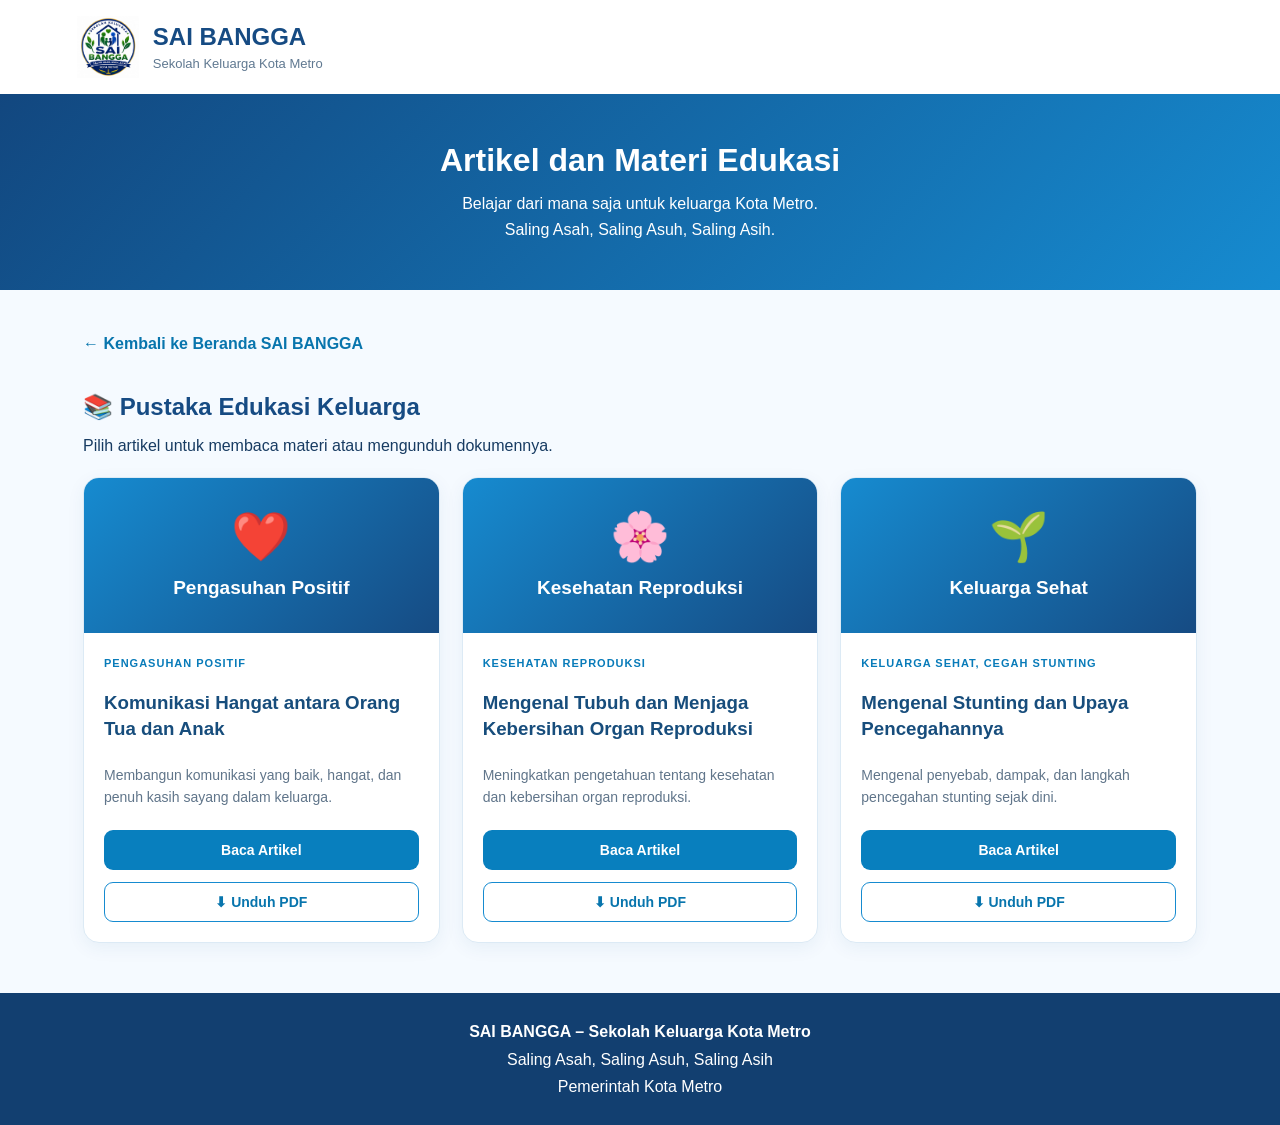
<file: artikel.html>
<!DOCTYPE html>
<html lang="id">
<head>
  <meta charset="UTF-8">
  <meta name="viewport" content="width=device-width, initial-scale=1.0">
  <title>Artikel dan Materi Edukasi | SAI BANGGA</title>

  <style>
    * { box-sizing: border-box; }

    body {
      margin: 0;
      font-family: Arial, sans-serif;
      color: #173b62;
      background: #f5faff;
    }

    header {
      background: white;
      padding: 16px 6%;
      display: flex;
      align-items: center;
      gap: 14px;
      box-shadow: 0 2px 12px #123b7815;
    }

    header img {
      width: 62px;
      height: 62px;
      object-fit: contain;
    }

    header h2 {
      margin: 0;
      color: #164b83;
    }

    header p {
      margin: 5px 0 0;
      color: #607991;
      font-size: 13px;
    }

    .hero {
      padding: 48px 20px;
      text-align: center;
      color: white;
      background: linear-gradient(135deg, #12477f, #168bd0);
    }

    .hero h1 {
      margin: 0 0 12px;
      font-size: 32px;
    }

    .hero p {
      margin: 0;
      line-height: 1.6;
    }

    main {
      max-width: 1150px;
      margin: 35px auto;
      padding: 0 18px;
    }

    .section-title {
      margin-bottom: 22px;
    }

    .section-title h2 {
      margin-bottom: 8px;
      color: #164b83;
    }

    .article-grid {
      display: grid;
      grid-template-columns: repeat(auto-fit, minmax(260px, 1fr));
      gap: 22px;
    }

    .article-card {
      background: white;
      border: 1px solid #dceaf5;
      border-radius: 16px;
      overflow: hidden;
      box-shadow: 0 5px 18px #164b8310;
    }

    .article-cover {
      min-height: 155px;
      display: flex;
      align-items: center;
      justify-content: center;
      text-align: center;
      padding: 22px;
      color: white;
      background: linear-gradient(135deg, #168bd0, #164b83);
    }

    .article-cover span {
      font-size: 48px;
      display: block;
      margin-bottom: 10px;
    }

    .article-cover strong {
      display: block;
      font-size: 19px;
      line-height: 1.4;
    }

    .article-body {
      padding: 20px;
    }

    .category {
      color: #087bb9;
      font-size: 11px;
      font-weight: bold;
      letter-spacing: 1px;
      text-transform: uppercase;
    }

    .article-body h3 {
      color: #174d7c;
      line-height: 1.4;
      min-height: 55px;
    }

    .article-body p {
      color: #60758a;
      font-size: 14px;
      line-height: 1.6;
    }

    button {
      width: 100%;
      padding: 12px;
      margin-top: 8px;
      border: 0;
      border-radius: 9px;
      background: #087fbe;
      color: white;
      font-size: 14px;
      font-weight: bold;
      cursor: pointer;
    }

    button:hover {
      background: #075b91;
    }

    .download-link {
      display: block;
      margin-top: 12px;
      padding: 11px;
      border: 1px solid #168bd0;
      border-radius: 9px;
      color: #0875ad;
      text-align: center;
      text-decoration: none;
      font-weight: bold;
      font-size: 14px;
    }

    #reader {
      display: none;
      margin-top: 45px;
      padding: 22px;
      background: white;
      border: 1px solid #dceaf5;
      border-radius: 16px;
    }

    #reader h2 {
      color: #164b83;
    }

    #pdfViewer {
      width: 100%;
      height: 750px;
      border: 1px solid #dce5ee;
      border-radius: 8px;
    }

    .reader-actions {
      display: flex;
      gap: 12px;
      flex-wrap: wrap;
      margin-bottom: 15px;
    }

    .reader-actions a {
      padding: 11px 17px;
      border-radius: 8px;
      background: #087fbe;
      color: white;
      text-decoration: none;
      font-weight: bold;
      font-size: 14px;
    }

    .back {
      display: inline-block;
      margin: 10px 0 20px;
      color: #0875ad;
      font-weight: bold;
      text-decoration: none;
    }

    footer {
      margin-top: 50px;
      padding: 25px 15px;
      text-align: center;
      color: white;
      background: #123f70;
      line-height: 1.7;
    }

    @media(max-width:600px) {
      .hero h1 { font-size: 25px; }
      #pdfViewer { height: 520px; }
      #reader { padding: 12px; }
    }
  </style>
</head>

<body>

<header>
  <img src="assets/Logo%20Sai%20Bangga.jpeg" alt="Logo SAI BANGGA">
  <div>
    <h2>SAI BANGGA</h2>
    <p>Sekolah Keluarga Kota Metro</p>
  </div>
</header>

<section class="hero">
  <h1>Artikel dan Materi Edukasi</h1>
  <p>
    Belajar dari mana saja untuk keluarga Kota Metro.<br>
    Saling Asah, Saling Asuh, Saling Asih.
  </p>
</section>

<main>

  <a class="back" href="index.html">← Kembali ke Beranda SAI BANGGA</a>

  <div class="section-title">
    <h2>📚 Pustaka Edukasi Keluarga</h2>
    <p>Pilih artikel untuk membaca materi atau mengunduh dokumennya.</p>
  </div>

  <div class="article-grid">

    <article class="article-card">
      <div class="article-cover">
        <div>
          <span>❤️</span>
          <strong>Pengasuhan Positif</strong>
        </div>
      </div>
      <div class="article-body">
        <span class="category">Pengasuhan Positif</span>
        <h3>Komunikasi Hangat antara Orang Tua dan Anak</h3>
        <p>Membangun komunikasi yang baik, hangat, dan penuh kasih sayang dalam keluarga.</p>
        <button onclick="bacaArtikel(0)">Baca Artikel</button>
        <a class="download-link" href="assets/Artikel%20Komunikasi%20Hangat%20Antara%20Orang%20Tua%20dan%20Anak.pdf" download>⬇ Unduh PDF</a>
      </div>
    </article>

    <article class="article-card">
      <div class="article-cover">
        <div>
          <span>🌸</span>
          <strong>Kesehatan Reproduksi</strong>
        </div>
      </div>
      <div class="article-body">
        <span class="category">Kesehatan Reproduksi</span>
        <h3>Mengenal Tubuh dan Menjaga Kebersihan Organ Reproduksi</h3>
        <p>Meningkatkan pengetahuan tentang kesehatan dan kebersihan organ reproduksi.</p>
        <button onclick="bacaArtikel(1)">Baca Artikel</button>
        <a class="download-link" href="assets/Artikel%20Mengenal%20Tubuh%20dan%20Menjaga%20Kebersihan%20Organ%20Reproduksi.pdf" download>⬇ Unduh PDF</a>
      </div>
    </article>

    <article class="article-card">
      <div class="article-cover">
        <div>
          <span>🌱</span>
          <strong>Keluarga Sehat</strong>
        </div>
      </div>
      <div class="article-body">
        <span class="category">Keluarga Sehat, Cegah Stunting</span>
        <h3>Mengenal Stunting dan Upaya Pencegahannya</h3>
        <p>Mengenal penyebab, dampak, dan langkah pencegahan stunting sejak dini.</p>
        <button onclick="bacaArtikel(2)">Baca Artikel</button>
        <a class="download-link" href="assets/Artikel%20Mengenal%20stunting%20dan%20upaya%20pencegahannya.pdf" download>⬇ Unduh PDF</a>
      </div>
    </article>

  </div>

  <section id="reader">
    <a class="back" href="#daftar" onclick="tutupArtikel()">← Kembali ke daftar artikel</a>
    <h2 id="readerTitle">Baca Artikel</h2>

    <div class="reader-actions">
      <a id="readerDownload" href="#" download>⬇ Unduh PDF</a>
      <a id="readerNewTab" href="#" target="_blank" rel="noopener">Buka PDF di tab baru</a>
    </div>

    <iframe id="pdfViewer" title="Bacaan artikel PDF"></iframe>
  </section>

</main>

<footer>
  <strong>SAI BANGGA – Sekolah Keluarga Kota Metro</strong><br>
  Saling Asah, Saling Asuh, Saling Asih<br>
  Pemerintah Kota Metro
</footer>

<script>
  const artikel = [
    {
      judul: "Komunikasi Hangat antara Orang Tua dan Anak",
      file: "assets/Artikel%20Komunikasi%20Hangat%20Antara%20Orang%20Tua%20dan%20Anak.pdf"
    },
    {
      judul: "Mengenal Tubuh dan Menjaga Kebersihan Organ Reproduksi",
      file: "assets/Artikel%20Mengenal%20Tubuh%20dan%20Menjaga%20Kebersihan%20Organ%20Reproduksi.pdf"
    },
    {
      judul: "Mengenal Stunting dan Upaya Pencegahannya",
      file: "assets/Artikel%20Mengenal%20stunting%20dan%20upaya%20pencegahannya.pdf"
    }
  ];

  function bacaArtikel(index) {
    const item = artikel[index];
    const reader = document.getElementById("reader");

    document.getElementById("readerTitle").textContent = item.judul;
    document.getElementById("pdfViewer").src = item.file + "#toolbar=1";
    document.getElementById("readerDownload").href = item.file;
    document.getElementById("readerNewTab").href = item.file;

    reader.style.display = "block";
    reader.scrollIntoView({ behavior: "smooth" });
  }

  function tutupArtikel() {
    document.getElementById("reader").style.display = "none";
    document.getElementById("pdfViewer").src = "";
  }
</script>

</body>
</html>
</file>
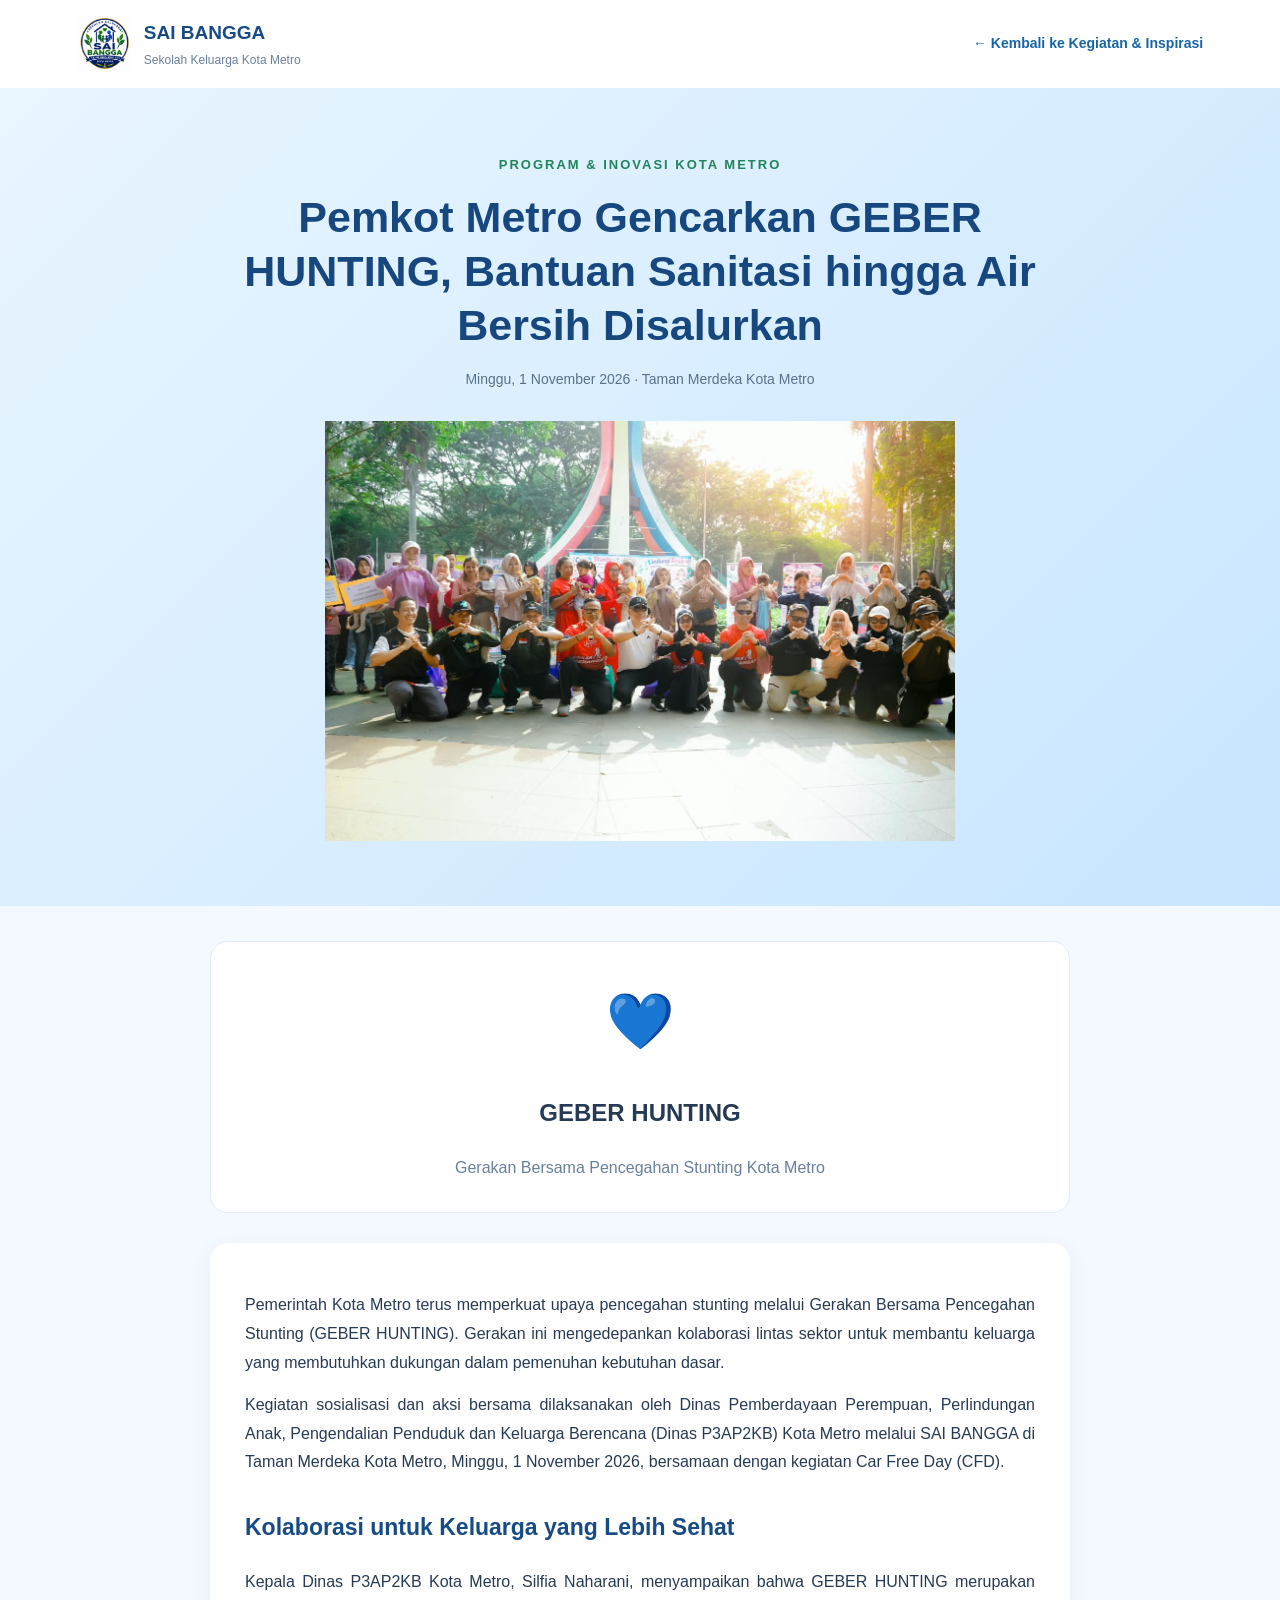
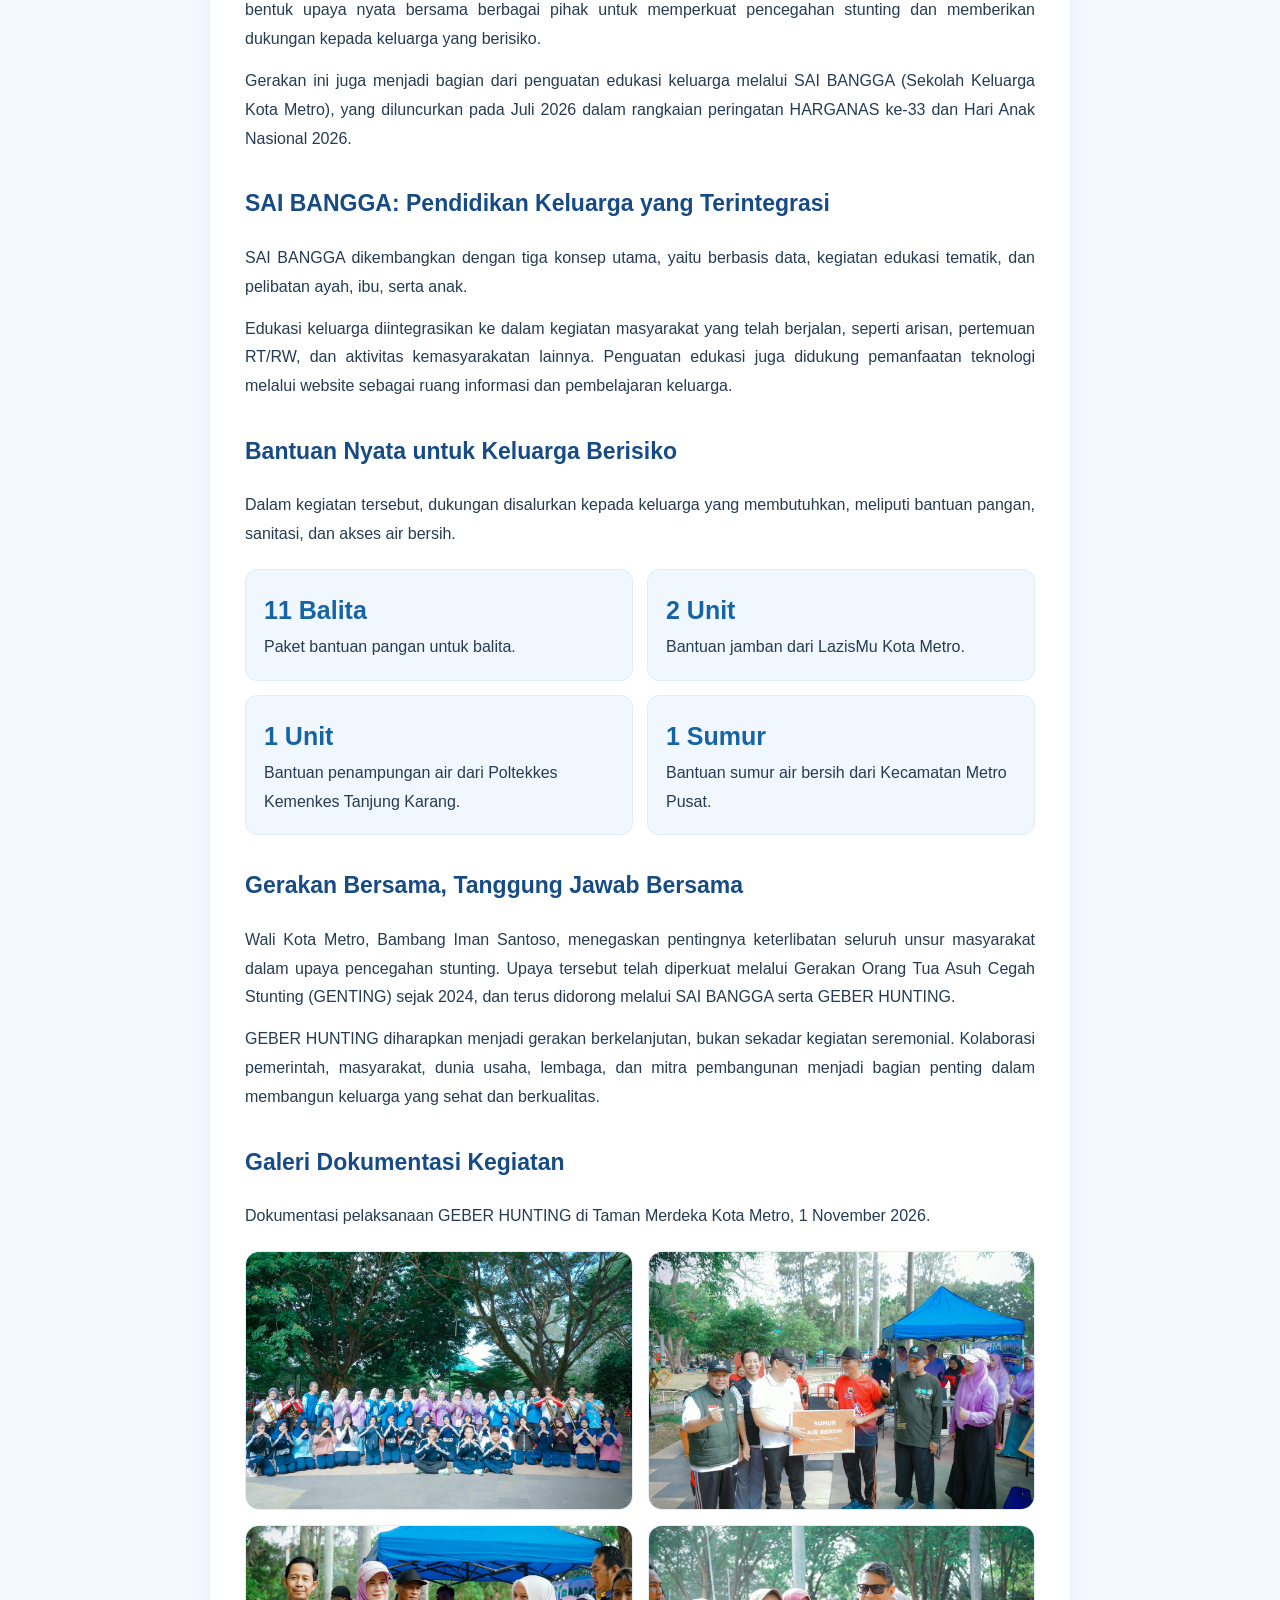
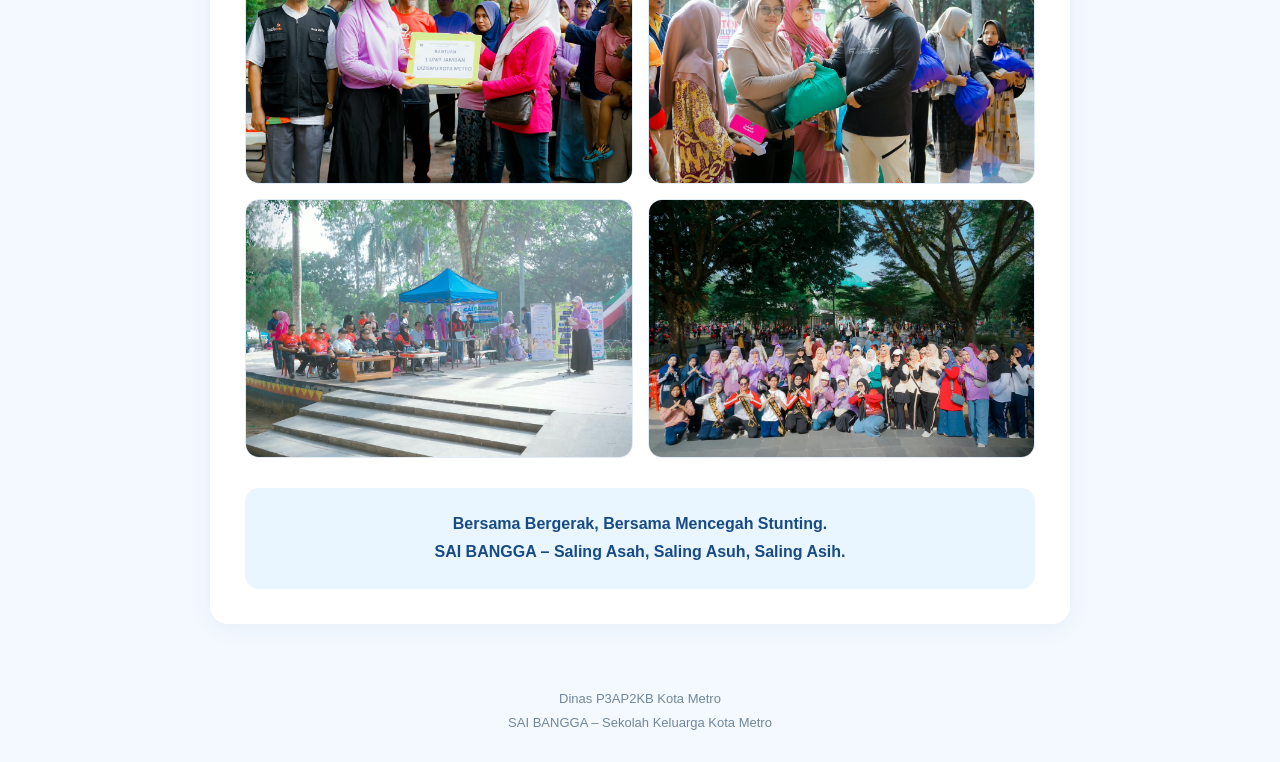
<file: geber-hunting-2026.html>
<!DOCTYPE html>
<html lang="id">
<head>
  <meta charset="UTF-8">
  <meta name="viewport" content="width=device-width, initial-scale=1.0">
  <meta name="description" content="Dokumentasi Gerakan Bersama Pencegahan Stunting (GEBER HUNTING) Kota Metro, 1 November 2026.">
  <title>GEBER HUNTING 2026 | SAI BANGGA Kota Metro</title>

  <style>
    * {
      box-sizing: border-box;
    }

    body {
      margin: 0;
      font-family: Arial, sans-serif;
      color: #263b53;
      background: #f4f9ff;
      line-height: 1.8;
    }

    .topbar {
      background: #ffffff;
      padding: 16px 6%;
      display: flex;
      justify-content: space-between;
      align-items: center;
      gap: 15px;
      box-shadow: 0 2px 12px rgba(0,0,0,.06);
    }

    .brand {
      color: #174b86;
      font-size: 19px;
      font-weight: bold;
    }

    .brand small {
      display: block;
      color: #68809a;
      font-size: 12px;
      font-weight: normal;
    }

    .back {
      color: #1764a5;
      text-decoration: none;
      font-weight: bold;
      font-size: 14px;
    }

    .hero {
      padding: 65px 20px;
      text-align: center;
      background: linear-gradient(135deg, #e9f5ff, #c8e6ff);
    }

    .eyebrow {
      color: #21845a;
      font-size: 13px;
      font-weight: bold;
      letter-spacing: 2px;
    }

    .hero h1 {
      max-width: 900px;
      margin: 15px auto;
      color: #17477f;
      font-size: clamp(27px, 5vw, 43px);
      line-height: 1.25;
    }

    .meta {
      color: #58718b;
      font-size: 14px;
    }

    .container {
      max-width: 900px;
      margin: 35px auto;
      padding: 0 20px;
    }

    .cover {
      background: #ffffff;
      border-radius: 18px;
      padding: 30px;
      text-align: center;
      border: 1px solid #e0edf8;
      margin-bottom: 30px;
    }

    .cover-icon {
      font-size: 55px;
    }

    .cover p {
      color: #68809a;
      margin-bottom: 0;
    }

    .article {
      background: #ffffff;
      padding: 35px;
      border-radius: 18px;
      box-shadow: 0 5px 22px rgba(25,75,120,.06);
    }

    .article h2 {
      color: #174b86;
      margin-top: 30px;
      font-size: 23px;
    }

    .article p {
      margin: 13px 0;
      text-align: justify;
    }

    .highlight {
      background: #edf7ff;
      border-left: 5px solid #2786ca;
      padding: 18px 22px;
      margin: 25px 0;
      border-radius: 8px;
    }

    .assistance {
      display: grid;
      grid-template-columns: repeat(2, 1fr);
      gap: 14px;
      margin: 20px 0;
    }

    .assistance-item {
      background: #f0f7ff;
      border-radius: 12px;
      padding: 18px;
      border: 1px solid #dfedfa;
    }

    .assistance-item strong {
      display: block;
      color: #1764a5;
      font-size: 25px;
    }

 
.gallery {
  display: grid;
  grid-template-columns: repeat(2, 1fr);
  gap: 15px;
  margin-top: 20px;
}

.gallery img {
  display: block;
  width: 100%;
  height: auto;
  max-height: none;
  object-fit: contain;
  background: #ffffff;
  border-radius: 14px;
  border: 1px solid #e0edf8;
}

    .photo-placeholder {
      min-height: 150px;
      border: 2px dashed #9fc5e5;
      background: #f2f8ff;
      border-radius: 12px;
      display: flex;
      justify-content: center;
      align-items: center;
      text-align: center;
      padding: 18px;
      color: #62809b;
      font-size: 14px;
    }

    .closing {
      background: #e9f5ff;
      border-radius: 14px;
      padding: 22px;
      margin-top: 30px;
      text-align: center;
      color: #174b86;
      font-weight: bold;
    }

    footer {
      text-align: center;
      padding: 28px 15px;
      color: #71869b;
      font-size: 13px;
    }

    @media (max-width: 600px) {
      .topbar {
        align-items: flex-start;
        flex-direction: column;
      }

      .article {
        padding: 22px;
      }

      .assistance,
      .<div class="gallery"> {
        grid-template-columns: 1fr;
      }

      .hero {
        padding: 45px 18px;
      }
    }
  </style>
</head>

<body>

  <header class="topbar">
    <div class="brand" style="display:flex; align-items:center; gap:12px;">
  <img
    src="Logo%20Sai%20Bangga.jpeg"
    alt="Logo Resmi SAI BANGGA"
    style="width:55px; height:55px; object-fit:contain;"
  >
  <div>
    SAI BANGGA
    <small>Sekolah Keluarga Kota Metro</small>
  </div>
</div>
    <a class="back" href="index.html#artikel">
      ← Kembali ke Kegiatan &amp; Inspirasi
    </a>
  </header>

  <section class="hero">
    <div class="eyebrow">PROGRAM &amp; INOVASI KOTA METRO</div>
    <h1>Pemkot Metro Gencarkan GEBER HUNTING, Bantuan Sanitasi hingga Air Bersih Disalurkan</h1>
   
<div class="meta">
  Minggu, 1 November 2026 · Taman Merdeka Kota Metro
</div>

<img
  src="assets/Bersama%20untuk%20Membangun%20Ketahan%20Keluarga.jpeg"
  alt="Dokumentasi utama kegiatan GEBER HUNTING Kota Metro"
  style="display:block; width:100%; max-width:1000px; height:auto; max-height:420px; object-fit:contain; margin:28px auto 0; border-radius:16px;"
>

</section>

  <main class="container">

    <section class="cover">
      <div class="cover-icon">💙</div>
      <h2>GEBER HUNTING</h2>
      <p>Gerakan Bersama Pencegahan Stunting Kota Metro</p>
    </section>

    <article class="article">

      <p>
        Pemerintah Kota Metro terus memperkuat upaya pencegahan
        stunting melalui Gerakan Bersama Pencegahan Stunting
        (GEBER HUNTING). Gerakan ini mengedepankan kolaborasi
        lintas sektor untuk membantu keluarga yang membutuhkan
        dukungan dalam pemenuhan kebutuhan dasar.
      </p>

      <p>
        Kegiatan sosialisasi dan aksi bersama dilaksanakan oleh
        Dinas Pemberdayaan Perempuan, Perlindungan Anak,
        Pengendalian Penduduk dan Keluarga Berencana
        (Dinas P3AP2KB) Kota Metro melalui SAI BANGGA
        di Taman Merdeka Kota Metro, Minggu, 1 November 2026,
        bersamaan dengan kegiatan Car Free Day (CFD).
      </p>

      <h2>Kolaborasi untuk Keluarga yang Lebih Sehat</h2>

      <p>
        Kepala Dinas P3AP2KB Kota Metro, Silfia Naharani,
        menyampaikan bahwa GEBER HUNTING merupakan bentuk
        upaya nyata bersama berbagai pihak untuk memperkuat
        pencegahan stunting dan memberikan dukungan kepada
        keluarga yang berisiko.
      </p>

      <p>
        Gerakan ini juga menjadi bagian dari penguatan edukasi
        keluarga melalui SAI BANGGA (Sekolah Keluarga Kota Metro),
        yang diluncurkan pada Juli 2026 dalam rangkaian
        peringatan HARGANAS ke-33 dan Hari Anak Nasional 2026.
      </p>

      <h2>SAI BANGGA: Pendidikan Keluarga yang Terintegrasi</h2>

      <p>
        SAI BANGGA dikembangkan dengan tiga konsep utama,
        yaitu berbasis data, kegiatan edukasi tematik, dan
        pelibatan ayah, ibu, serta anak.
      </p>

      <p>
        Edukasi keluarga diintegrasikan ke dalam kegiatan
        masyarakat yang telah berjalan, seperti arisan,
        pertemuan RT/RW, dan aktivitas kemasyarakatan lainnya.
        Penguatan edukasi juga didukung pemanfaatan teknologi
        melalui website sebagai ruang informasi dan pembelajaran
        keluarga.
      </p>

      <h2>Bantuan Nyata untuk Keluarga Berisiko</h2>

      <p>
        Dalam kegiatan tersebut, dukungan disalurkan kepada
        keluarga yang membutuhkan, meliputi bantuan pangan,
        sanitasi, dan akses air bersih.
      </p>

      <div class="assistance">

        <div class="assistance-item">
          <strong>11 Balita</strong>
          Paket bantuan pangan untuk balita.
        </div>

        <div class="assistance-item">
          <strong>2 Unit</strong>
          Bantuan jamban dari LazisMu Kota Metro.
        </div>

        <div class="assistance-item">
          <strong>1 Unit</strong>
          Bantuan penampungan air dari Poltekkes Kemenkes
          Tanjung Karang.
        </div>

        <div class="assistance-item">
          <strong>1 Sumur</strong>
          Bantuan sumur air bersih dari Kecamatan Metro Pusat.
        </div>

      </div>

      <h2>Gerakan Bersama, Tanggung Jawab Bersama</h2>

      <p>
        Wali Kota Metro, Bambang Iman Santoso, menegaskan
        pentingnya keterlibatan seluruh unsur masyarakat
        dalam upaya pencegahan stunting. Upaya tersebut
        telah diperkuat melalui Gerakan Orang Tua Asuh Cegah
        Stunting (GENTING) sejak 2024, dan terus didorong
        melalui SAI BANGGA serta GEBER HUNTING.
      </p>

      <p>
        GEBER HUNTING diharapkan menjadi gerakan berkelanjutan,
        bukan sekadar kegiatan seremonial. Kolaborasi pemerintah,
        masyarakat, dunia usaha, lembaga, dan mitra pembangunan
        menjadi bagian penting dalam membangun keluarga yang
        sehat dan berkualitas.
      </p>

      <h2>Galeri Dokumentasi Kegiatan</h2>

      <p>
        Dokumentasi pelaksanaan GEBER HUNTING di Taman Merdeka
        Kota Metro, 1 November 2026.
      </p>


<div class="gallery">

  <img
    src="assets/Salam%20Ketahanan%20Keluarga%20Sai%20Bangga%20Saling%20Asah%20Asuh%20Asih.jpeg"
    alt="Foto utama kegiatan GEBER HUNTING Kota Metro">

  <img
    src="assets/Geber%20Hunting%201.jpeg"
    alt="Penyaluran bantuan air bersih">

  <img
    src="assets/Geber%20Hunting%202.jpeg"
    alt="Penyaluran bantuan jamban">

  <img
    src="assets/Geber%20Hunting%203.jpeg"
    alt="Penyaluran bantuan pangan">

  <img
    src="assets/Kegiatan%20Sai%20Bangga.jpeg"
    alt="Foto bersama peserta kegiatan GEBER HUNTING">

  <img
  src="assets/p3ap2kb%20ketahanan%20keluarga.jpeg"
  alt="Dokumentasi kegiatan penguatan ketahanan keluarga">
  
</div>

      </div>

      <div class="closing">
        Bersama Bergerak, Bersama Mencegah Stunting.
        <br>
        SAI BANGGA – Saling Asah, Saling Asuh, Saling Asih.
      </div>

    </article>
  </main>

  <footer>
    Dinas P3AP2KB Kota Metro
    <br>
    SAI BANGGA – Sekolah Keluarga Kota Metro
  </footer>

</body>
</html>
</file>
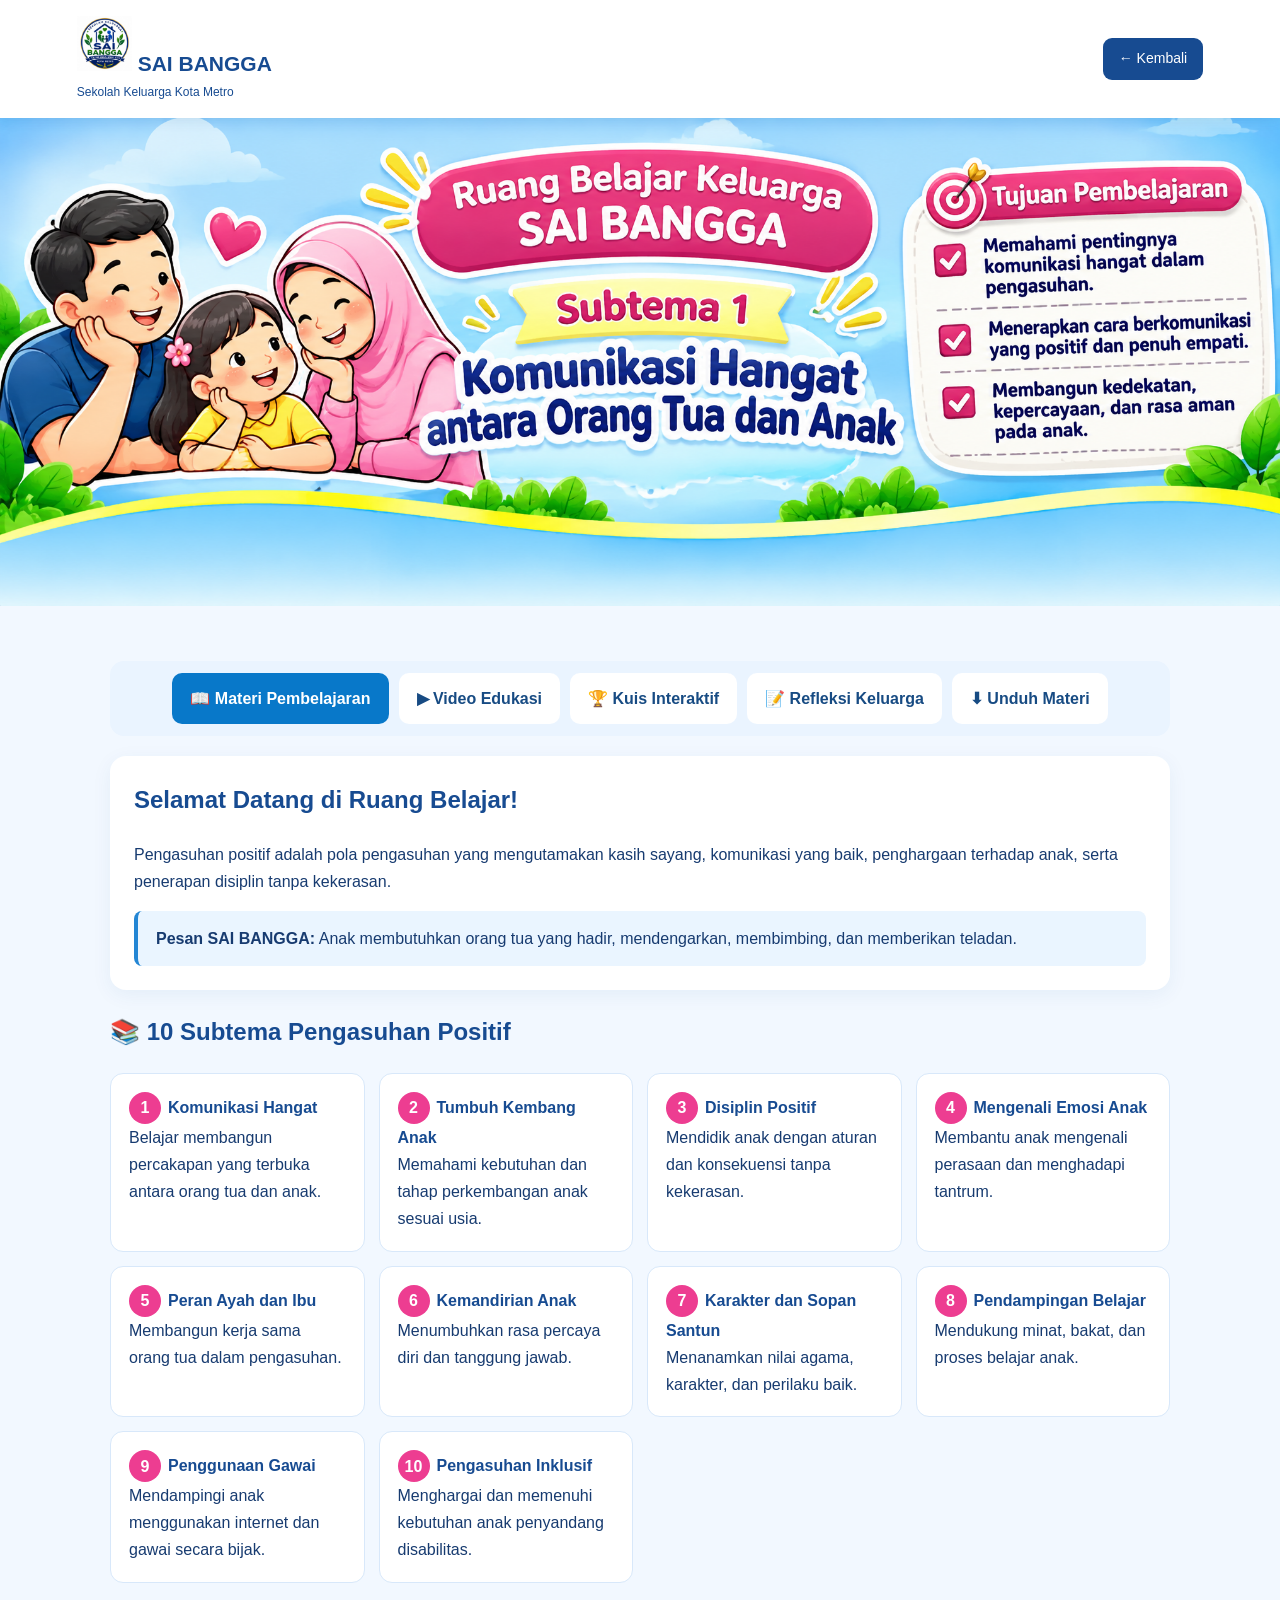
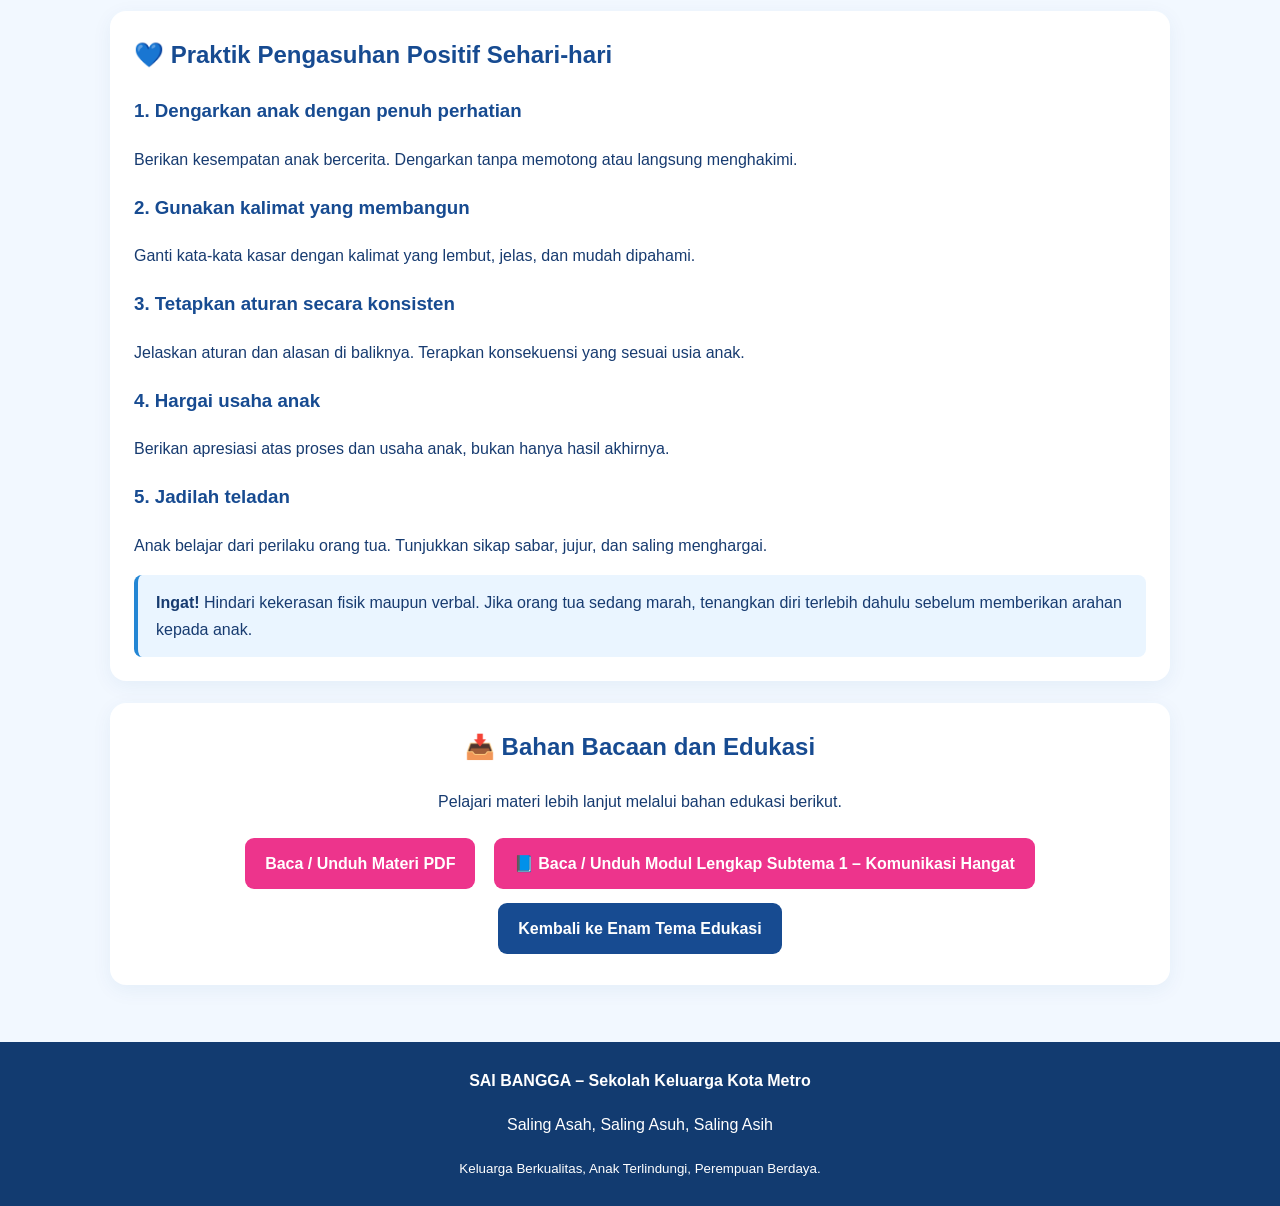
<file: ruang-belajar-pengasuhan.html>
<!DOCTYPE html>
<html lang="id">
<head>
  <meta charset="UTF-8">
  <meta name="viewport" content="width=device-width, initial-scale=1.0">
  <title>Ruang Belajar Pengasuhan Positif | SAI BANGGA</title>
  <style>
    * { box-sizing: border-box; }
    body {
      margin: 0;
      font-family: Arial, sans-serif;
      color: #173b70;
      background: #f2f8ff;
      line-height: 1.7;
    }
    header {
      background: white;
      padding: 16px 6%;
      display: flex;
      align-items: center;
      justify-content: space-between;
      gap: 15px;
      box-shadow: 0 2px 12px #123b7018;
      position: sticky;
      top: 0;
    }
    .brand { font-size: 21px; font-weight: bold; color: #174b91; }
    .brand small { display: block; font-size: 12px; font-weight: normal; }
    a { text-decoration: none; }
    .back {
      color: white;
      background: #174b91;
      padding: 9px 16px;
      border-radius: 9px;
      font-size: 14px;
    }
    .hero {
      padding: 55px 20px;
      text-align: center;
      color: white;
      background: linear-gradient(120deg, #124486, #2789d8);
    }
    .hero h1 { font-size: clamp(28px, 5vw, 42px); margin: 0 0 10px; }
    .hero p { max-width: 750px; margin: auto; }
    .container { max-width: 1100px; margin: auto; padding: 35px 20px; }
    .intro, .material, .download {
      background: white;
      border-radius: 16px;
      padding: 24px;
      margin-bottom: 22px;
      box-shadow: 0 5px 20px #174b9110;
    }
    h2 { color: #174b91; margin-top: 0; }
    .subthemes {
      display: grid;
      grid-template-columns: repeat(auto-fit, minmax(230px, 1fr));
      gap: 14px;
    }
    .theme {
      background: white;
      border: 1px solid #d8e8fa;
      border-radius: 13px;
      padding: 18px;
    }
    .theme strong { color: #174b91; display: block; }
    .number {
      display: inline-grid;
      place-items: center;
      width: 32px;
      height: 32px;
      border-radius: 50%;
      color: white;
      background: #ed3d91;
      margin-right: 7px;
    }
    .material h3 { color: #174b91; }
    .tip {
      background: #eaf5ff;
      border-left: 4px solid #2386d4;
      padding: 14px 18px;
      border-radius: 8px;
    }
    .download { text-align: center; }
    .download a {
      display: inline-block;
      margin: 7px;
      padding: 12px 20px;
      border-radius: 9px;
      color: white;
      background: #ed348c;
      font-weight: bold;
    }
    .download a.secondary { background: #174b91; }
    footer {
      text-align: center;
      color: white;
      background: #123b70;
      padding: 25px 15px;
    }
    @media(max-width:600px) {
      header { padding: 12px 15px; }
      .brand { font-size: 17px; }
      .back { font-size: 12px; padding: 8px 10px; }
      .container { padding: 22px 14px; }
    }
  </style>
</head>
<body>

<header>
  <div class="brand">
    <img src="assets/Logo%20Sai%20Bangga.jpeg" alt="Logo Resmi SAI BANGGA" style="width:55px;height:55px;object-fit:contain;">
    SAI BANGGA
    <small>Sekolah Keluarga Kota Metro</small>
  </div>
  <a class="back" href="index.html#belajar">← Kembali</a>
</header>

<section class="hero" style="padding:0; background:transparent;">
  <img
    src="assets/banner-subtema-1-komunikasi-hangat.png"
    alt="Ruang Belajar Keluarga SAI BANGGA - Subtema 1 Komunikasi Hangat antara Orang Tua dan Anak"
    style="display:block; width:100%; height:auto;"
  >
</section>

<main class="container">
  <nav class="menu-belajar" style="display:flex; flex-wrap:wrap; justify-content:center; gap:10px; margin:20px 0; padding:12px; background:#eaf4ff; border-radius:14px;">

  <a href="#materi-inti" style="background:#0878c9; color:white; padding:12px 18px; border-radius:10px; text-decoration:none; font-weight:bold;">📖 Materi Pembelajaran</a>

  <a href="#video-edukasi" style="background:#ffffff; color:#174b83; padding:12px 18px; border-radius:10px; text-decoration:none; font-weight:bold;">▶ Video Edukasi</a>

  <a href="#kuis-interaktif" style="background:#ffffff; color:#174b83; padding:12px 18px; border-radius:10px; text-decoration:none; font-weight:bold;">🏆 Kuis Interaktif</a>

  <a href="#refleksi-keluarga" style="background:#ffffff; color:#174b83; padding:12px 18px; border-radius:10px; text-decoration:none; font-weight:bold;">📝 Refleksi Keluarga</a>

  <a href="#unduh-materi" style="background:#ffffff; color:#174b83; padding:12px 18px; border-radius:10px; text-decoration:none; font-weight:bold;">⬇ Unduh Materi</a>

</nav>

  <section class="intro">
    <h2>Selamat Datang di Ruang Belajar!</h2>
    <p>
      Pengasuhan positif adalah pola pengasuhan yang mengutamakan
      kasih sayang, komunikasi yang baik, penghargaan terhadap anak,
      serta penerapan disiplin tanpa kekerasan.
    </p>
    <div class="tip">
      <strong>Pesan SAI BANGGA:</strong>
      Anak membutuhkan orang tua yang hadir, mendengarkan,
      membimbing, dan memberikan teladan.
    </div>
  </section>

  <h2>📚 10 Subtema Pengasuhan Positif</h2>
  <div class="subthemes">
    <div class="theme"><strong><span class="number">1</span>Komunikasi Hangat</strong>Belajar membangun percakapan yang terbuka antara orang tua dan anak.</div>
    <div class="theme"><strong><span class="number">2</span>Tumbuh Kembang Anak</strong>Memahami kebutuhan dan tahap perkembangan anak sesuai usia.</div>
    <div class="theme"><strong><span class="number">3</span>Disiplin Positif</strong>Mendidik anak dengan aturan dan konsekuensi tanpa kekerasan.</div>
    <div class="theme"><strong><span class="number">4</span>Mengenali Emosi Anak</strong>Membantu anak mengenali perasaan dan menghadapi tantrum.</div>
    <div class="theme"><strong><span class="number">5</span>Peran Ayah dan Ibu</strong>Membangun kerja sama orang tua dalam pengasuhan.</div>
    <div class="theme"><strong><span class="number">6</span>Kemandirian Anak</strong>Menumbuhkan rasa percaya diri dan tanggung jawab.</div>
    <div class="theme"><strong><span class="number">7</span>Karakter dan Sopan Santun</strong>Menanamkan nilai agama, karakter, dan perilaku baik.</div>
    <div class="theme"><strong><span class="number">8</span>Pendampingan Belajar</strong>Mendukung minat, bakat, dan proses belajar anak.</div>
    <div class="theme"><strong><span class="number">9</span>Penggunaan Gawai</strong>Mendampingi anak menggunakan internet dan gawai secara bijak.</div>
    <div class="theme"><strong><span class="number">10</span>Pengasuhan Inklusif</strong>Menghargai dan memenuhi kebutuhan anak penyandang disabilitas.</div>
  </div>

  <section class="material" style="margin-top:28px">
    <h2>💙 Praktik Pengasuhan Positif Sehari-hari</h2>

    <h3>1. Dengarkan anak dengan penuh perhatian</h3>
    <p>Berikan kesempatan anak bercerita. Dengarkan tanpa memotong atau langsung menghakimi.</p>

    <h3>2. Gunakan kalimat yang membangun</h3>
    <p>Ganti kata-kata kasar dengan kalimat yang lembut, jelas, dan mudah dipahami.</p>

    <h3>3. Tetapkan aturan secara konsisten</h3>
    <p>Jelaskan aturan dan alasan di baliknya. Terapkan konsekuensi yang sesuai usia anak.</p>

    <h3>4. Hargai usaha anak</h3>
    <p>Berikan apresiasi atas proses dan usaha anak, bukan hanya hasil akhirnya.</p>

    <h3>5. Jadilah teladan</h3>
    <p>Anak belajar dari perilaku orang tua. Tunjukkan sikap sabar, jujur, dan saling menghargai.</p>

    <div class="tip">
      <strong>Ingat!</strong> Hindari kekerasan fisik maupun verbal.
      Jika orang tua sedang marah, tenangkan diri terlebih dahulu
      sebelum memberikan arahan kepada anak.
    </div>
  </section>

  <section class="download">
    <h2>📥 Bahan Bacaan dan Edukasi</h2>
    <p>Pelajari materi lebih lanjut melalui bahan edukasi berikut.</p>
    <a href="assets/Artikel%20Komunikasi%20Hangat%20Antara%20Orang%20Tua%20dan%20Anak.pdf"
       target="_blank" rel="noopener">
      Baca / Unduh Materi PDF
    </a>
    <a href="assets/Modul_SAI_BANGGA_Subtema_1_Komunikasi_Hangat.pdf"
   target="_blank" rel="noopener">
  📘 Baca / Unduh Modul Lengkap Subtema 1 – Komunikasi Hangat
</a>
    <a class="secondary" href="index.html#belajar">
      Kembali ke Enam Tema Edukasi
    </a>
  </section>

</main>

<footer>
  <strong>SAI BANGGA – Sekolah Keluarga Kota Metro</strong>
  <p>Saling Asah, Saling Asuh, Saling Asih</p>
  <small>Keluarga Berkualitas, Anak Terlindungi, Perempuan Berdaya.</small>
</footer>

</body>
</html>
</file>
<file: style.css>
@import url('https://fonts.googleapis.com/css2?family=DM+Sans:wght@400;500;600;700&family=Manrope:wght@400;500;600;700;800&display=swap');
:root{--navy:#123b78;--blue:#1765bd;--blue2:#eaf3ff;--green:#218443;--gold:#e6ad27;--ink:#17345c;--muted:#62748b;--line:#e3ebf5;--white:#fff;--soft:#f7faff;--shadow:0 14px 40px rgba(20,61,113,.08)}
*{box-sizing:border-box}html{scroll-behavior:smooth;scroll-padding-top:90px}body{margin:0;color:var(--ink);font-family:'DM Sans',Arial,sans-serif;background:#fff;line-height:1.6}a{color:inherit;text-decoration:none}.site-header{height:82px;padding:12px clamp(18px,5vw,76px);display:flex;align-items:center;justify-content:space-between;gap:24px;background:#fff;position:sticky;top:0;z-index:20;border-bottom:1px solid var(--line);box-shadow:0 4px 18px rgba(16,54,104,.04)}.brand{display:flex;align-items:center;gap:12px;min-width:245px}.brand img{width:54px;height:54px;object-fit:contain;border-radius:50%}.brand strong{display:block;font:800 19px Manrope,sans-serif;color:var(--navy);letter-spacing:.2px}.brand small{display:block;color:var(--muted);font-size:11px}.nav{display:flex;gap:clamp(12px,2vw,28px);align-items:center}.nav a{font-size:13px;font-weight:700;color:#3e5471}.nav a:hover{color:var(--blue)}.menu-toggle{display:none;border:0;background:var(--blue2);padding:9px 12px;border-radius:10px;font-size:20px;color:var(--navy)}
.hero{display:grid;grid-template-columns:1.1fr .9fr;gap:30px;align-items:center;padding:68px clamp(20px,7vw,110px) 76px;background:radial-gradient(circle at 85% 20%,#e0efff 0,transparent 35%),linear-gradient(135deg,#f8fbff,#fff 62%,#f3fbf4);position:relative;overflow:hidden}.hero:after{content:"";position:absolute;bottom:-65px;left:-5%;width:110%;height:105px;background:var(--navy);border-top:8px solid var(--gold);border-radius:50% 50% 0 0;opacity:.98}.hero-copy{position:relative;z-index:2;max-width:650px}.eyebrow{font-size:11px;letter-spacing:1.8px;font-weight:800;color:var(--green);margin:0 0 12px}.hero h1{font:800 clamp(34px,4vw,57px)/1.13 Manrope,sans-serif;color:var(--navy);letter-spacing:-1.8px;margin:0 0 18px}.hero h1 span{color:var(--green)}.tagline{display:inline-block;margin:0 0 14px;padding:7px 15px;background:#e8f0ff;color:var(--navy);border-left:4px solid var(--gold);border-radius:5px;font-weight:800}.intro{font-size:16px;color:#506680;max-width:570px}.hero-actions{display:flex;flex-wrap:wrap;gap:12px;margin:26px 0 18px}.button{display:inline-flex;align-items:center;justify-content:center;gap:18px;padding:12px 19px;border-radius:10px;font-size:13px;font-weight:800;transition:transform .2s,box-shadow .2s}.button:hover{transform:translateY(-2px);box-shadow:var(--shadow)}.primary{background:var(--blue);color:#fff}.secondary{border:1px solid #cbd9eb;background:#fff;color:var(--navy)}.trust-note{font-size:12px;color:var(--muted)}.dot{display:inline-block;width:8px;height:8px;background:var(--green);border-radius:50%;margin-right:8px}.hero-visual{min-height:365px;position:relative;display:flex;align-items:center;justify-content:center}.logo-orbit{width:min(270px,70%);aspect-ratio:1;background:#fff;border:7px solid var(--gold);outline:8px solid rgba(23,101,189,.1);border-radius:50%;display:grid;place-items:center;box-shadow:0 20px 55px rgba(18,59,120,.17);position:relative;z-index:2}.logo-orbit img{width:100%;height:100%;object-fit:contain;border-radius:50%}.hero-card{position:absolute;right:0;bottom:8px;width:245px;background:#fff;border:1px solid var(--line);border-radius:16px;padding:20px;box-shadow:var(--shadow);z-index:3}.mini-label{font-size:10px;letter-spacing:1.5px;color:var(--green);font-weight:800}.hero-card h2{font:800 17px/1.4 Manrope;margin:8px 0;color:var(--navy)}.hero-card p{font-size:12px;color:var(--muted);margin:0}.decor{position:absolute;border-radius:50%;background:#d9ebff}.decor-one{width:80px;height:80px;top:20px;left:5%}.decor-two{width:36px;height:36px;bottom:60px;left:8%;background:#d9f0df}
.section{padding:76px clamp(20px,7vw,110px)}.section-heading{max-width:690px;margin-bottom:28px}.section-heading.centered{text-align:center;margin-left:auto;margin-right:auto}.section h2,.data-section h2,.closing h2{font:800 clamp(27px,3vw,38px)/1.2 Manrope,sans-serif;color:var(--navy);margin:0 0 12px;letter-spacing:-.7px}.section-heading>p:last-child{color:var(--muted);margin:0}.meaning-grid{display:grid;grid-template-columns:repeat(3,1fr);gap:18px}.meaning-card{padding:25px;border:1px solid var(--line);border-radius:16px;background:#fff;box-shadow:var(--shadow)}.meaning-icon{width:44px;height:44px;display:grid;place-items:center;border-radius:13px;font-size:23px;font-weight:800}.green{background:#e1f5e7;color:var(--green)}.blue{background:#e5efff;color:var(--blue)}.gold{background:#fff3cf;color:#b67b00}.meaning-card h3,.learning-card h3,.service-grid h3{font:800 17px Manrope;margin:15px 0 7px;color:var(--navy)}.meaning-card p,.learning-card p,.service-grid p{font-size:13px;color:var(--muted);margin:0}.learning{background:var(--soft)}.learning-grid{display:grid;grid-template-columns:repeat(3,1fr);gap:16px}.learning-card{background:#fff;border:1px solid var(--line);border-radius:16px;padding:23px;box-shadow:0 8px 24px rgba(20,61,113,.04)}.card-icon{width:48px;height:48px;display:grid;place-items:center;border-radius:15px;font-size:25px;font-weight:800}.orange{background:#fff0df;color:#e77b22}.pink{background:#ffe8f0;color:#d74783}.purple{background:#f0e8ff;color:#8253d3}.learning-card h3{min-height:46px}.learning-card a{display:inline-block;margin-top:17px;color:var(--blue);font-size:12px;font-weight:800}.data-section{display:grid;grid-template-columns:.8fr 1.2fr;gap:44px;align-items:center;background:linear-gradient(120deg,#f1f7ff,#fff)}.data-intro h3{font:700 18px Manrope;margin:0 0 12px}.data-intro>p:not(.eyebrow){color:var(--muted);font-size:14px}.data-warning{background:#fff7df;border-left:3px solid var(--gold);padding:12px;border-radius:7px;font-size:12px!important}.data-intro .button{margin-top:10px}.dashboard-preview{background:#fff;padding:24px;border:1px solid #dce8f7;border-radius:20px;box-shadow:var(--shadow)}.dashboard-top{display:flex;align-items:center;justify-content:space-between;gap:10px;margin-bottom:20px}.dashboard-top strong{display:block;font:800 17px Manrope}.dashboard-top small{color:var(--muted);font-size:11px}.status-pill{background:#fff4d4;color:#886000;border-radius:30px;padding:6px 10px;font-size:10px;font-weight:800}.metric-grid{display:grid;grid-template-columns:repeat(2,1fr);gap:12px}.metric{padding:15px;border:1px solid var(--line);border-radius:12px;background:#fbfdff}.metric span{display:block;color:var(--blue);font-size:21px}.metric small{display:block;color:var(--muted);font-size:11px}.metric strong{display:block;font:800 26px Manrope;color:var(--navy)}.dashboard-foot{display:flex;gap:14px;align-items:center;margin-top:16px;padding:16px;background:#f0f7ff;border-radius:12px}.chart-mark{font-size:30px;color:var(--green)}.dashboard-foot strong{font-size:12px}.dashboard-foot p{font-size:11px;color:var(--muted);margin:3px 0 0}.article-grid{display:grid;grid-template-columns:repeat(3,1fr);gap:18px}.article-card{border:1px solid var(--line);border-radius:16px;overflow:hidden;background:#fff;box-shadow:0 8px 24px rgba(20,61,113,.04)}.article-art{height:135px;display:grid;place-items:center;font-size:64px;font-weight:800}.art-family{background:linear-gradient(135deg,#e4efff,#d7f0e3);color:#1e6e9f}.art-health{background:linear-gradient(135deg,#e6f8e9,#e5efff);color:#2a8d55}.art-safe{background:linear-gradient(135deg,#fff0d7,#f6e6ff);color:#9a64be}.article-body{padding:20px}.category{font-size:10px;letter-spacing:1px;font-weight:800;color:var(--green)}.article-body h3{font:800 16px/1.4 Manrope;margin:8px 0}.article-body p{font-size:12px;color:var(--muted)}.coming{font-size:10px;color:#8b6a19;background:#fff7df;border-radius:20px;padding:5px 9px;display:inline-block}.services{background:#f8fbff}.service-grid{display:grid;grid-template-columns:repeat(3,1fr);gap:16px}.service-grid article{background:#fff;border:1px solid var(--line);border-radius:14px;padding:22px}.service-grid article>span{display:grid;place-items:center;width:44px;height:44px;border-radius:12px;background:#e8f1ff;color:var(--blue);font-size:23px}.closing{display:flex;align-items:center;justify-content:center;gap:28px;padding:48px 8%;background:linear-gradient(110deg,#103b79,#1765bd);color:#fff}.closing img{width:110px;height:110px;object-fit:contain;background:#fff;border-radius:50%;padding:4px}.closing .eyebrow{color:#c9edcf}.closing h2{color:#fff;max-width:700px}.closing p:last-child{margin-bottom:0;color:#e5efff}.footer{padding:28px clamp(20px,7vw,110px);display:flex;align-items:center;justify-content:space-between;gap:20px;background:#0d2d5c;color:#dce9fb;font-size:12px}.footer strong{font:800 16px Manrope;color:#fff}.footer p{margin:3px 0}.footer a{font-weight:800;color:#fff}
@media(max-width:900px){.site-header{height:72px}.brand{min-width:0}.brand img{width:46px;height:46px}.brand strong{font-size:16px}.nav{gap:12px}.nav a{font-size:11px}.hero{padding-top:50px;grid-template-columns:1fr  .8fr}.hero-card{right:-8px;width:205px}.section{padding-top:58px;padding-bottom:58px}.data-section{gap:24px}.footer{flex-wrap:wrap}}
@media(max-width:680px){.site-header{padding:10px 16px}.menu-toggle{display:block}.nav{display:none;position:absolute;left:12px;right:12px;top:68px;padding:14px;background:#fff;border:1px solid var(--line);border-radius:14px;box-shadow:var(--shadow);flex-direction:column;align-items:stretch}.nav.open{display:flex}.nav a{padding:9px 10px;font-size:14px}.hero{grid-template-columns:1fr;padding:42px 22px 76px;gap:12px}.hero h1{font-size:36px}.intro{font-size:14px}.hero-visual{min-height:300px}.logo-orbit{width:205px}.hero-card{right:0;bottom:0;width:210px;padding:14px}.hero-card h2{font-size:14px}.section{padding:52px 20px}.meaning-grid,.learning-grid,.article-grid,.service-grid{grid-template-columns:1fr}.meaning-card{padding:20px}.learning-card h3{min-height:0}.data-section{grid-template-columns:1fr;gap:24px}.dashboard-preview{padding:16px}.dashboard-top{align-items:flex-start;flex-direction:column}.metric-grid{gap:8px}.metric{padding:12px}.closing{flex-direction:column;text-align:center;padding:38px 22px}.closing img{width:90px;height:90px}.closing h2{font-size:26px}.footer{align-items:flex-start;flex-direction:column;padding:25px 22px}}
.meaning-icon {
  display: inline-flex;
  align-items: center;
  justify-content: center;
  width: 56px;
  height: 56px;
  border-radius: 16px;
  font-size: 30px;
  font-weight: 700;
  margin-bottom: 16px;
}

.meaning-icon.green {
  color: #218747;
  background: #e8f5e9;
}

.meaning-icon.blue {
  color: #2166c2;
  background: #e7f0ff;
}

.meaning-icon.gold {
  color: #b8860b;
  background: #fff4d6;
}

/* Informasi peluncuran SAI BANGGA */
.launch-info {
  display: flex;
  align-items: flex-start;
  gap: 16px;
  margin-top: 24px;
  padding: 22px;
  background: linear-gradient(135deg, #eaf3ff, #f0faf4);
  border-left: 5px solid #eab52a;
  border-radius: 14px;
  box-shadow: 0 8px 24px rgba(18, 59, 120, 0.08);
}

.launch-icon {
  font-size: 30px;
  flex-shrink: 0;
}

.launch-info strong {
  color: #123b78;
}

.launch-info p {
  margin: 8px 0 0;
  line-height: 1.7;
}

.about-detail {
  max-width: 100%;
  margin-top: 24px;
  padding: 24px;
  background: #f4f8ff;
  border-left: 4px solid #f2b51d;
  border-radius: 12px;
  line-height: 1.8;
  color: #29456c;
}

.about-detail h3 {
  color: #123b78;
  font-size: 1.25rem;
  margin: 0 0 16px;
}

.about-detail p {
  margin: 0 0 16px;
  text-align: justify;
}

.about-detail p:last-child {
  margin-bottom: 0;
}

/* Gambar SAI BANGGA */
.gambar-sai-bangga {
  width: 100%;
  max-width: 300px;
  margin: 15px auto;
  overflow: hidden;
  aspect-ratio: 5 / 4;
  border: 3px solid #f2b51d;
  border-radius: 48% / 38%;
  box-shadow: 0 8px 20px rgba(18, 59, 120, 0.15);
}

.gambar-sai-bangga img {
  display: block;
  width: 100%;
  height: 100%;
  object-fit: cover;
  object-position: center;
}

/* Gambar SAI BANGGA: kotak biru-kuning */
.gambar-sai-bangga {
  display: block;
  width: 100%;
  max-width: 360px;
  height: auto;
  margin: 20px auto;
  border: 4px solid #f2b51d;
  border-radius: 12px;
  object-fit: contain;
  box-shadow: 0 8px 22px rgba(18, 59, 120, 0.16);
}

/* Kotak informasi peluncuran */
.launch-info {
  background: linear-gradient(135deg, #e8f1ff, #fff8df);
  border-left: 6px solid #f2b51d;
  border-radius: 16px;
  box-shadow: 0 8px 22px rgba(18, 59, 120, 0.08);
}

/* Ikon peluncuran */
.launch-icon {
  display: inline-flex;
  align-items: center;
  justify-content: center;
  width: 48px;
  height: 48px;
  flex-shrink: 0;
  border-radius: 12px;
  background: #174a8b;
  color: white;
  font-size: 26px;
}

/* Tata letak Tentang SAI BANGGA */
.tentang-layout {
  display: grid;
  grid-template-columns: minmax(0, 1.35fr) minmax(280px, 0.85fr);
  align-items: center;
  gap: 40px;
  width: 100%;
}

.tentang-text {
  min-width: 0;
}

.tentang-text h2 {
  margin-top: 12px;
}

.tentang-visual {
  width: 100%;
  max-width: 420px;
  justify-self: end;
  padding: 6px;
  background: #f2b51d;
  border-radius: 14px;
  box-shadow: 0 12px 28px rgba(23, 74, 139, 0.16);
}

.tentang-visual img {
  display: block;
  width: 100%;
  aspect-ratio: 4 / 3;
  object-fit: cover;
  object-position: center;
  border-radius: 9px;
}

/* Tampilan ponsel */
@media (max-width: 768px) {
  .tentang-layout {
    grid-template-columns: 1fr;
    gap: 22px;
  }

  .tentang-visual {
    max-width: 100%;
    justify-self: stretch;
  }

  .tentang-visual img {
    aspect-ratio: 16 / 9;
  }
}

/* =================================
   BERANDA SAI BANGGA
   ================================= */

.hero-baru {
  position: relative;
  overflow: hidden;
  isolation: isolate;
  min-height: 620px;
  padding: 75px 5.5% 100px;
  background:
    radial-gradient(ellipse at 80% 15%,
      rgba(112, 197, 255, 0.25), transparent 42%),
    linear-gradient(110deg, #f8fcff 0%, #e8f5ff 55%, #ffffff 100%);
}

.hero-baru-inner {
  position: relative;
  z-index: 2;
  display: grid;
  grid-template-columns: minmax(0, 0.9fr) minmax(0, 1.1fr);
  align-items: center;
  gap: 28px;
  max-width: 1500px;
  margin: 0 auto;
}

.hero-baru-content {
  position: relative;
  z-index: 3;
}

.hero-eyebrow {
  margin: 0 0 22px;
  color: #21864c;
  font-size: 14px;
  font-weight: 800;
  letter-spacing: 2.5px;
  line-height: 1.7;
}

.hero-baru-content h1 {
  margin: 0 0 25px;
  color: #123e7c;
  font-size: clamp(36px, 4.1vw, 66px);
  font-weight: 850;
  line-height: 1.12;
  letter-spacing: -1.8px;
}

.hero-baru-content h1 span {
  color: #25864e;
}

.hero-slogan {
  display: inline-block;
  margin-bottom: 24px;
  padding: 12px 18px;
  border-left: 5px solid #f2b51d;
  border-radius: 7px;
  background: #e5f1ff;
  color: #164785;
  font-size: clamp(14px, 1.3vw, 20px);
  font-weight: 750;
}

.hero-description {
  max-width: 540px;
  margin: 0 0 28px;
  color: #455d7b;
  font-size: 18px;
  line-height: 1.65;
}

.hero-baru-actions {
  display: flex;
  flex-wrap: wrap;
  align-items: center;
  gap: 14px;
}

.hero-btn-primary,
.hero-btn-secondary {
  display: inline-flex;
  align-items: center;
  justify-content: center;
  gap: 18px;
  min-height: 54px;
  padding: 14px 24px;
  border-radius: 12px;
  font-size: 15px;
  font-weight: 750;
  text-decoration: none;
  transition: transform 0.2s ease, box-shadow 0.2s ease;
}

.hero-btn-primary {
  background: linear-gradient(135deg, #0877d5, #0753a6);
  color: #ffffff;
  box-shadow: 0 7px 16px rgba(7, 83, 166, 0.18);
}

.hero-btn-secondary {
  border: 1.5px solid #8bbcf0;
  background: rgba(255, 255, 255, 0.85);
  color: #123e7c;
}

.hero-btn-primary:hover,
.hero-btn-secondary:hover {
  transform: translateY(-3px);
}

/* Gambar keluarga di sisi kanan */

.hero-baru-visual {
  position: relative;
  min-width: 0;
  padding: 30px 0 25px;
}

.hero-family-image {
  display: block;
  width: 100%;
  height: 430px;
  object-fit: cover;
  object-position: center;
  border-radius: 28px;
  -webkit-mask-image: linear-gradient(
    to bottom, #000 72%, transparent 100%
  );
  mask-image: linear-gradient(
    to bottom, #000 72%, transparent 100%
  );
}

/* Label edukasi */

.hero-label {
  position: absolute;
  z-index: 2;
  display: flex;
  flex-direction: column;
  align-items: center;
  gap: 5px;
  padding: 10px 13px;
  border: 1px solid rgba(255, 255, 255, 0.8);
  border-radius: 14px;
  background: rgba(255, 255, 255, 0.92);
  color: #124b91;
  text-align: center;
  box-shadow: 0 5px 18px rgba(18, 59, 120, 0.1);
}

.hero-label span {
  font-size: 30px;
}

.hero-label strong {
  font-size: 14px;
  line-height: 1.3;
}

.hero-label-anak {
  top: 5px;
  left: 4%;
}

.hero-label-perempuan {
  top: 0;
  left: 42%;
}

.hero-label-keluarga {
  top: 12px;
  right: 0;
}

/* Gelombang biru dan kuning */

.hero-wave {
  position: absolute;
  z-index: 1;
  right: -5%;
  bottom: -52px;
  left: -5%;
  height: 105px;
  border-radius: 50% 50% 0 0 / 45% 45% 0 0;
  transform: rotate(-1deg);
}

.hero-wave-yellow {
  bottom: -43px;
  background: #f2b51d;
}

.hero-wave-blue {
  bottom: -55px;
  background: #0756a8;
  border-top: 10px solid #64c2ff;
}

/* Tablet dan ponsel */

@media (max-width: 900px) {
  .hero-baru {
    padding: 50px 5% 95px;
  }

  .hero-baru-inner {
    grid-template-columns: 1fr 1fr;
    gap: 18px;
  }

  .hero-baru-content h1 {
    font-size: clamp(32px, 5vw, 48px);
  }

  .hero-description {
    font-size: 16px;
  }

 .hero-family-image {
  display: block;
  width: 100%;
  height: 280px;
  object-fit: cover;
  object-position: center 45%;
  border-radius: 18px;
  -webkit-mask-image: none;
  mask-image: none;
}

  .hero-label {
    padding: 7px;
  }

  .hero-label span {
    font-size: 23px;
  }

  .hero-label strong {
    font-size: 11px;
  }
}

@media (max-width: 600px) {
 .hero-baru {
  position: relative;
  overflow: hidden;
  isolation: isolate;
  min-height: 0;
  padding: 45px 5.5% 75px;
  background:
    radial-gradient(ellipse at 80% 15%,
      rgba(112, 197, 255, 0.25), transparent 42%),
    linear-gradient(110deg, #f8fcff 0%, #e8f5ff 55%, #ffffff 100%);
} {
    padding: 42px 20px 85px;
  }

  .hero-baru-inner {
    grid-template-columns: 1fr;
    gap: 8px;
  }

  .hero-baru-content h1 {
    font-size: 39px;
    letter-spacing: -1px;
  }

  .hero-eyebrow {
    font-size: 11px;
    letter-spacing: 1.5px;
  }

  .hero-description {
    font-size: 15px;
  }

  .hero-baru-visual {
    margin-top: 15px;
    padding-top: 48px;
  }

  .hero-family-image {
    height: 220px;
    border-radius: 18px;
  }

  .hero-label-anak {
    top: 0;
    left: 0;
  }

  .hero-label-perempuan {
    top: 0;
    left: 37%;
  }

  .hero-label-keluarga {
    top: 0;
    right: 0;
  }

  .hero-btn-primary,
  .hero-btn-secondary {
    min-height: 48px;
    padding: 12px 16px;
    font-size: 13px;
  }
}


/* Dua gambar SAI BANGGA berdampingan */

/* Dua gambar SAI BANGGA berukuran lebih kecil */
.sai-gambar-dua {
  display: grid;
  grid-template-columns: repeat(2, minmax(0, 1fr));
  gap: 20px;
  width: 100%;
  max-width: 720px;
  margin: 24px 0;
  align-items: start;
}

.sai-gambar-item {
  min-width: 0;
  padding: 5px;
  border: 2px solid #f2b51d;
  border-radius: 10px;
  background: #fff;
  box-shadow: 0 5px 14px rgba(18, 59, 120, 0.10);
}

.sai-gambar-item img {
  display: block;
  width: 100%;
  height: 190px;
  object-fit: contain;
  object-position: center;
  border-radius: 6px;
  background: #f5f9ff;
}

.sai-gambar-item p {
  margin: 8px 4px 5px;
  color: #174a8b;
  font-size: 13px;
  font-weight: 700;
  text-align: center;
}

@media (max-width: 600px) {
  .sai-gambar-dua {
    grid-template-columns: 1fr;
    max-width: 360px;
    gap: 16px;
    margin: 20px auto;
  }

  .sai-gambar-item img {
    height: auto;
    max-height: 240px;
  }
}
/* RUANG VIDEO EDUKASI SAI BANGGA */
.video-sai-bangga {
  width: 100%;
  max-width: 900px;
  margin: 42px auto;
  padding: 28px;
  border: 1px solid #dbe9f8;
  border-radius: 22px;
  background: linear-gradient(135deg, #f0f7ff, #fff9e8);
}

.video-heading {
  margin-bottom: 22px;
  text-align: center;
}

.video-heading .eyebrow {
  margin-bottom: 8px;
  color: #21864c;
  font-size: 12px;
  font-weight: 800;
  letter-spacing: 2px;
}

.video-heading h2 {
  margin: 0 0 10px;
  color: #174a8b;
  font-size: clamp(23px, 3vw, 32px);
}

.video-heading > p:last-child {
  margin: 0 auto;
  max-width: 620px;
  color: #536984;
  font-size: 15px;
  line-height: 1.7;
}

.video-card {
  overflow: hidden;
  border: 2px solid #f2b51d;
  border-radius: 16px;
  background: #ffffff;
  box-shadow: 0 8px 24px rgba(18, 59, 120, 0.10);
}

.video-frame {
  width: 100%;
  background: #102b4e;
  aspect-ratio: 16 / 9;
}

.video-frame video {
  display: block;
  width: 100%;
  height: 100%;
  object-fit: contain;
}

.video-info {
  padding: 20px 22px;
}

.video-label {
  display: inline-block;
  padding: 5px 10px;
  border-radius: 20px;
  background: #e5f1ff;
  color: #174a8b;
  font-size: 11px;
  font-weight: 800;
}

.video-info h3 {
  margin: 12px 0 8px;
  color: #174a8b;
  font-size: 20px;
}

.video-info p {
  margin: 0;
  color: #536984;
  font-size: 14px;
  line-height: 1.7;
}

@media (max-width: 600px) {
  .vedeo-sai-bangga {
    margin: 28px auto;
    padding: 15px;
    border-radius: 16px;
  }

  .video-info {
    padding: 15px;
  }

  .video-info h3 {
    font-size: 17px;
  }
}


/* FOTO IKON SALING ASAH, ASUH, ASIH */

.meaning-card .meaning-photo {
  display: block;
  width: 85px;
  height: 85px;
  object-fit: contain;
  object-position: center;
  margin: 0 0 18px 0;
  padding: 5px;
  background: #f0f6ff;
  border: 2px solid #f2b51d;
  border-radius: 14px;
  box-shadow: 0 4px 12px rgba(18, 59, 120, 0.10);
}

.meaning-card h3 {
  margin-top: 0;
  color: #174a8b;
}

/* Ukuran foto pada HP */
@media (max-width: 600px) {
  .meaning-card .meaning-photo {
    width: 70px;
    height: 70px;
  }
}


/* ==========================================
   RUANG BELAJAR - 6 TEMA DAN 60 SUBTEMA
   ========================================== */

/* Kartu tema */
.learning-grid {
  display: grid;
  grid-template-columns: repeat(3, minmax(0, 1fr));
  gap: 20px;
  align-items: start;
}

.learning-card {
  min-width: 0;
  height: auto;
  padding: 22px;
  border: 1px solid #dce7f5;
  border-radius: 16px;
  background: #ffffff;
  box-shadow: 0 5px 18px rgba(18, 59, 120, 0.05);
}

.learning-card h3 {
  margin: 14px 0 10px;
  color: #123f7e;
  font-size: 18px;
  line-height: 1.4;
}

.learning-card > p {
  color: #526b87;
  font-size: 14px;
  line-height: 1.7;
}

/* Tombol Pelajari Tema */
.tema-detail {
  margin-top: 18px;
  border-top: 1px solid #e6edf7;
  padding-top: 14px;
}

.tema-detail summary {
  display: inline-block;
  color: #0759b2;
  font-size: 14px;
  font-weight: 700;
  cursor: pointer;
  list-style: none;
}

.tema-detail summary::-webkit-details-marker {
  display: none;
}

.tema-detail summary:hover {
  color: #21864c;
  text-decoration: underline;
}

.tema-detail[open] summary {
  color: #21864c;
}

/* Daftar subtema */
.subtema-content {
  margin-top: 16px;
  padding: 16px;
  border-left: 4px solid #f2b51d;
  border-radius: 10px;
  background: #f4f8ff;
}

.subtema-content h4 {
  margin: 0 0 12px;
  color: #123f7e;
  font-size: 15px;
  line-height: 1.5;
}

.subtema-content ol {
  margin: 0;
  padding-left: 22px;
}

.subtema-content li {
  margin-bottom: 11px;
  color: #405b79;
  font-size: 13px;
  line-height: 1.6;
}

.subtema-content li::marker {
  color: #0759b2;
  font-weight: 700;
}

/* Warna aksen per tema */
.tema-asah {
  border-top: 4px solid #f59e42;
}

.tema-sehat {
  border-top: 4px solid #ed75a2;
}

.tema-reproduksi {
  border-top: 4px solid #9b72e8;
}

.tema-perlindungan {
  border-top: 4px solid #3b82f6;
}

.tema-ketahanan {
  border-top: 4px solid #38a169;
}

.tema-mandiri {
  border-top: 4px solid #f2b51d;
}

/* Tablet */
@media (max-width: 950px) {
  .learning-grid {
    grid-template-columns: repeat(2, minmax(0, 1fr));
  }
}

/* HP */
@media (max-width: 600px) {
  .learning-grid {
    grid-template-columns: 1fr;
    gap: 16px;
  }

  .learning-card {
    padding: 18px;
  }

  .subtema-content {
    padding: 13px;
  }
}

/* =====================================
   ARTIKEL EDUKASI SAI BANGGA
   ===================================== */

/* Daftar subtema bisa diklik */
.subtema-content li {
  cursor: pointer;
  padding: 7px 8px;
  border-radius: 7px;
  transition: background 0.2s;
}

.subtema-content li:hover {
  background: #e4efff;
  color: #0759b2;
}

.subtema-content li:focus-visible {
  outline: 2px solid #0759b2;
  outline-offset: 2px;
}

/* Tempat artikel */
.artikel-subtema {
  max-width: 950px;
  margin: 45px auto 0;
  padding: 32px;
  background: #ffffff;
  border: 2px solid #e8b331;
  border-radius: 18px;
  box-shadow: 0 12px 35px rgba(15, 59, 112, 0.08);
}

.artikel-subtema[hidden] {
  display: none;
}

.artikel-subtema-header {
  display: flex;
  justify-content: space-between;
  align-items: center;
  gap: 15px;
}

.artikel-label {
  color: #16834b;
  font-size: 12px;
  font-weight: 800;
  letter-spacing: 1px;
}

.tutup-artikel {
  padding: 9px 14px;
  border: none;
  border-radius: 8px;
  background: #e8f1ff;
  color: #124481;
  cursor: pointer;
  font-weight: 600;
}

.artikel-kategori {
  margin-top: 20px;
  color: #16834b;
  font-size: 14px;
  font-weight: 600;
}

.artikel-subtema h2 {
  margin: 12px 0 20px;
  color: #123f7e;
  font-size: clamp(22px, 3vw, 30px);
  line-height: 1.3;
}

.artikel-isi {
  color: #405b79;
  font-size: 16px;
  line-height: 1.9;
}

.artikel-isi h3 {
  margin-top: 24px;
  color: #123f7e;
}

.artikel-isi li {
  margin-bottom: 10px;
}

@media (max-width: 600px) {
  .artikel-subtema {
    padding: 20px;
    margin-top: 25px;
  }

  .artikel-subtema-header {
    align-items: flex-start;
  }
}


/* ======================================
   OMAH PELUK - SAI BANGGA KOTA METRO
====================================== */

.omah-peluk-section {
  padding: 75px 20px;
  background: linear-gradient(
    135deg,
    #f0f6ff 0%,
    #ffffff 55%,
    #fff8e5 100%
  );
  scroll-margin-top: 110px;
}

.omah-peluk-container {
  max-width: 1150px;
  margin: 0 auto;
}

.omah-peluk-heading {
  text-align: center;
  max-width: 760px;
  margin: 0 auto 40px;
}

.omah-peluk-label {
  display: inline-block;
  color: #168347;
  font-size: 12px;
  font-weight: 800;
  letter-spacing: 1.5px;
  margin-bottom: 12px;
}

.omah-peluk-heading h2 {
  font-size: clamp(32px, 5vw, 48px);
  color: #123b78;
  margin: 0 0 8px;
}

.omah-peluk-heading h3 {
  font-size: 22px;
  color: #d89a00;
  margin: 0 0 18px;
}

.omah-peluk-heading p {
  font-size: 16px;
  line-height: 1.8;
  color: #4a607c;
}

.omah-peluk-grid {
  display: grid;
  grid-template-columns: repeat(3, minmax(0, 1fr));
  gap: 22px;
}

.omah-peluk-card {
  background: #ffffff;
  border: 1px solid #dce7f5;
  border-top: 5px solid #f2b51d;
  border-radius: 18px;
  padding: 26px;
  box-shadow: 0 8px 24px rgba(18, 59, 120, 0.07);
  transition: transform 0.2s ease,
              box-shadow 0.2s ease;
}

.omah-peluk-card:hover {
  transform: translateY(-4px);
  box-shadow: 0 14px 30px rgba(18, 59, 120, 0.13);
}

.omah-peluk-icon {
  display: flex;
  align-items: center;
  justify-content: center;
  width: 58px;
  height: 58px;
  border-radius: 16px;
  background: #e8f1ff;
  font-size: 29px;
  margin-bottom: 18px;
}

.omah-peluk-card h3 {
  font-size: 20px;
  color: #123b78;
  margin: 0 0 12px;
}

.omah-peluk-card p {
  color: #526782;
  font-size: 14px;
  line-height: 1.75;
  margin: 0 0 20px;
}

.omah-peluk-card a {
  display: inline-block;
  color: #1766c1;
  font-weight: 700;
  font-size: 14px;
  text-decoration: none;
}

.omah-peluk-card a:hover {
  text-decoration: underline;
}

.omah-peluk-info {
  margin-top: 40px;
  padding: 32px;
  border-radius: 20px;
  background: linear-gradient(
    120deg,
    #123b78,
    #1766c1
  );
  color: #ffffff;
  text-align: center;
}

.omah-peluk-info h3 {
  color: #ffffff;
  font-size: 23px;
  margin: 0 0 12px;
}

.omah-peluk-info p {
  color: #e9f2ff;
  line-height: 1.7;
  max-width: 680px;
  margin: 0 auto 22px;
}

.omah-peluk-button {
  display: inline-block;
  background: #f2b51d;
  color: #123b78;
  padding: 13px 24px;
  border-radius: 10px;
  font-weight: 800;
  text-decoration: none;
}

.omah-peluk-button:hover {
  background: #ffcf55;
}

/* Tampilan tablet */
@media (max-width: 900px) {
  .omah-peluk-grid {
    grid-template-columns: repeat(2, minmax(0, 1fr));
  }
}

/* Tampilan HP */
@media (max-width: 600px) {
  .omah-peluk-section {
    padding: 50px 16px;
  }

  .omah-peluk-grid {
    grid-template-columns: 1fr;
    gap: 16px;
  }

  .omah-peluk-card {
    padding: 22px;
  }

  .omah-peluk-info {
    padding: 25px 18px;
  }
}

/* ======================================
   OMAH PELUK - SAI BANGGA KOTA METRO
====================================== */

.omah-peluk-section {
  padding: 75px 20px;
  background: linear-gradient(
    135deg,
    #f0f6ff 0%,
    #ffffff 55%,
    #fff8e5 100%
  );
  scroll-margin-top: 110px;
}

.omah-peluk-container {
  max-width: 1150px;
  margin: 0 auto;
}

.omah-peluk-heading {
  text-align: center;
  max-width: 760px;
  margin: 0 auto 40px;
}

.omah-peluk-label {
  display: inline-block;
  color: #168347;
  font-size: 12px;
  font-weight: 800;
  letter-spacing: 1.5px;
  margin-bottom: 12px;
}

.omah-peluk-heading h2 {
  font-size: clamp(32px, 5vw, 48px);
  color: #123b78;
  margin: 0 0 8px;
}

.omah-peluk-heading h3 {
  font-size: 22px;
  color: #d89a00;
  margin: 0 0 18px;
}

.omah-peluk-heading p {
  font-size: 16px;
  line-height: 1.8;
  color: #4a607c;
}

.omah-peluk-grid {
  display: grid;
  grid-template-columns: repeat(3, minmax(0, 1fr));
  gap: 22px;
}

.omah-peluk-card {
  background: #ffffff;
  border: 1px solid #dce7f5;
  border-top: 5px solid #f2b51d;
  border-radius: 18px;
  padding: 26px;
  box-shadow: 0 8px 24px rgba(18, 59, 120, 0.07);
  transition: transform 0.2s ease,
              box-shadow 0.2s ease;
}

.omah-peluk-card:hover {
  transform: translateY(-4px);
  box-shadow: 0 14px 30px rgba(18, 59, 120, 0.13);
}

.omah-peluk-icon {
  display: flex;
  align-items: center;
  justify-content: center;
  width: 58px;
  height: 58px;
  border-radius: 16px;
  background: #e8f1ff;
  font-size: 29px;
  margin-bottom: 18px;
}

.omah-peluk-card h3 {
  font-size: 20px;
  color: #123b78;
  margin: 0 0 12px;
}

.omah-peluk-card p {
  color: #526782;
  font-size: 14px;
  line-height: 1.75;
  margin: 0 0 20px;
}

.omah-peluk-card a {
  display: inline-block;
  color: #1766c1;
  font-weight: 700;
  font-size: 14px;
  text-decoration: none;
}

.omah-peluk-card a:hover {
  text-decoration: underline;
}

.omah-peluk-info {
  margin-top: 40px;
  padding: 32px;
  border-radius: 20px;
  background: linear-gradient(
    120deg,
    #123b78,
    #1766c1
  );
  color: #ffffff;
  text-align: center;
}

.omah-peluk-info h3 {
  color: #ffffff;
  font-size: 23px;
  margin: 0 0 12px;
}

.omah-peluk-info p {
  color: #e9f2ff;
  line-height: 1.7;
  max-width: 680px;
  margin: 0 auto 22px;
}

.omah-peluk-button {
  display: inline-block;
  background: #f2b51d;
  color: #123b78;
  padding: 13px 24px;
  border-radius: 10px;
  font-weight: 800;
  text-decoration: none;
}

.omah-peluk-button:hover {
  background: #ffcf55;
}

/* Tampilan tablet */
@media (max-width: 900px) {
  .omah-peluk-grid {
    grid-template-columns: repeat(2, minmax(0, 1fr));
  }
}

/* Tampilan HP */
@media (max-width: 600px) {
  .omah-peluk-section {
    padding: 50px 16px;
  }

  .omah-peluk-grid {
    grid-template-columns: 1fr;
    gap: 16px;
  }

  .omah-peluk-card {
    padding: 22px;
  }

  .omah-peluk-info {
    padding: 25px 18px;
  }
}

/* INFORMASI TAMBAHAN OMAH PELUK */

.omah-peluk-tambahan {
  max-width: 1150px;
  margin: 45px auto 0;
  padding: 20px;
  color: #123b78;
}

.omah-peluk-tambahan .omah-peluk-heading {
  max-width: 780px;
  margin: 0 auto 32px;
  text-align: center;
}

.omah-peluk-tambahan h2 {
  font-size: clamp(24px, 4vw, 34px);
  line-height: 1.25;
}

.omah-peluk-tambahan h3 {
  font-size: 21px;
  margin: 0 0 12px;
}

.omah-peluk-tambahan p {
  color: #526782;
  line-height: 1.75;
}

.op-panel {
  margin: 22px 0;
  padding: 25px;
  border: 1px solid #d8e5f5;
  border-top: 4px solid #f2b51d;
  border-radius: 16px;
  background: #fff;
  box-shadow: 0 8px 24px rgba(18, 59, 120, .06);
  scroll-margin-top: 120px;
}

.op-notice {
  padding: 15px;
  margin: 16px 0;
  border-radius: 10px;
  background: #fff5da;
  color: #765200;
  line-height: 1.6;
}

.op-button {
  display: inline-block;
  padding: 12px 18px;
  border-radius: 9px;
  background: #1766c1;
  color: white;
  text-decoration: none;
  font-weight: 700;
}

.op-grid {
  display: grid;
  grid-template-columns: repeat(3, minmax(0, 1fr));
  gap: 15px;
  margin-top: 20px;
}

.op-card {
  padding: 18px;
  border: 1px solid #d8e5f5;
  border-radius: 12px;
  background: #f6f9ff;
}

.op-card h4 {
  margin: 0 0 10px;
  color: #1766c1;
  font-size: 16px;
}

.op-card p {
  margin-bottom: 0;
  font-size: 14px;
}

.op-prinsip {
  display: grid;
  grid-template-columns: repeat(2, minmax(0, 1fr));
  gap: 14px;
}

.op-prinsip > div {
  padding: 16px;
  border-left: 3px solid #ed2780;
  border-radius: 8px;
  background: #fff5fa;
}

.op-prinsip strong {
  line-height: 1.5;
}

.op-prinsip p {
  margin-bottom: 0;
  font-size: 14px;
}

.op-alur {
  max-width: 650px;
  margin: 25px auto;
  text-align: center;
}

.op-langkah {
  padding: 20px;
  border: 1px solid #d8e5f5;
  border-radius: 12px;
  background: #f4f8ff;
}

.op-langkah > span {
  display: flex;
  width: 36px;
  height: 36px;
  align-items: center;
  justify-content: center;
  margin: 0 auto 10px;
  border-radius: 50%;
  background: #1766c1;
  color: white;
  font-weight: 800;
}

.op-langkah strong {
  display: block;
}

.op-langkah p {
  margin-bottom: 0;
}

.op-panah {
  padding: 8px;
  color: #ed2780;
  font-size: 28px;
  font-weight: 800;
}

.op-hasil {
  padding: 22px;
  border-radius: 14px;
  background: #123b78;
  color: white;
}

.op-hasil-grid {
  display: grid;
  grid-template-columns: repeat(2, minmax(0, 1fr));
  gap: 10px;
  margin-top: 16px;
}

.op-hasil-grid span {
  padding: 12px 8px;
  border-radius: 8px;
  background: white;
  color: #123b78;
  font-size: 14px;
  font-weight: 700;
}

.op-catatan {
  font-size: 13px;
}

.op-upaya {
  padding-left: 22px;
  color: #526782;
  line-height: 1.8;
}

.op-upaya li {
  margin-bottom: 10px;
}

@media (max-width: 800px) {
  .op-grid {
    grid-template-columns: repeat(2, minmax(0, 1fr));
  }
}

@media (max-width: 560px) {
  .omah-peluk-tambahan {
    padding: 12px;
  }

  .op-panel {
    padding: 18px;
  }

  .op-grid,
  .op-prinsip,
  .op-hasil-grid {
    grid-template-columns: 1fr;
  }
}


/* =========================================
   DIREKTORI INTERAKTIF PUSPAGA OMAH PELUK
   TAMPILAN JELAS DI KOMPUTER DAN HP
   ========================================= */

.puspaga-list {
  width: 100%;
  max-width: 1150px;
  margin: 35px auto;
  padding: 24px;
  box-sizing: border-box;
  scroll-margin-top: 120px;
  color: #17365f;
}

.direktori-heading {
  text-align: center;
  margin: 0 auto 30px;
  max-width: 800px;
}

.direktori-heading h3 {
  font-size: clamp(26px, 3.5vw, 36px);
  line-height: 1.3;
  font-weight: 800;
  color: #123b78;
  margin: 0 0 14px;
}

.direktori-heading p {
  color: #344b68;
  font-size: 17px;
  line-height: 1.8;
  margin: 10px 0;
}

/* Kolom pencarian */
.direktori-filter {
  width: 100%;
  max-width: 650px;
  margin: 0 auto 30px;
}

.direktori-filter label {
  display: block;
  margin-bottom: 10px;
  color: #123b78;
  font-size: 16px;
  line-height: 1.5;
  font-weight: 800;
}

.direktori-filter input {
  display: block;
  box-sizing: border-box;
  width: 100%;
  min-height: 52px;
  padding: 14px 16px;
  border: 2px solid #b7cce6;
  border-radius: 12px;
  background: #ffffff;
  color: #17365f;
  font-size: 16px;
  line-height: 1.5;
}

.direktori-filter input::placeholder {
  color: #66778c;
  opacity: 1;
}

.direktori-filter input:focus {
  outline: 3px solid #c8e5ff;
  border-color: #1766c1;
}

/* Susunan kartu profil */
.direktori-grid {
  display: grid;
  grid-template-columns: repeat(3, minmax(0, 1fr));
  gap: 22px;
  align-items: stretch;
}

.profil-puspaga {
  min-width: 0;
  padding: 23px;
  border: 1px solid #d2e0ef;
  border-top: 5px solid #ed2780;
  border-radius: 16px;
  background: #ffffff;
  box-shadow: 0 6px 20px rgba(18, 59, 120, 0.08);
  box-sizing: border-box;
}

.profil-kecamatan {
  display: inline-block;
  margin-bottom: 12px;
  padding: 7px 12px;
  border-radius: 30px;
  background: #e8f2ff;
  color: #124e96;
  font-size: 14px;
  line-height: 1.4;
  font-weight: 800;
}

.profil-puspaga h4 {
  margin: 0 0 15px;
  color: #123b78;
  font-size: 19px;
  line-height: 1.5;
  font-weight: 800;
  overflow-wrap: anywhere;
}

.profil-puspaga p {
  margin: 10px 0;
  color: #344b68;
  font-size: 16px;
  line-height: 1.8;
  overflow-wrap: anywhere;
  word-break: normal;
}

.profil-puspaga strong {
  color: #17365f;
  font-weight: 800;
}

/* Tombol WhatsApp */
.profil-wa {
  display: inline-flex;
  align-items: center;
  justify-content: center;
  min-height: 46px;
  max-width: 100%;
  box-sizing: border-box;
  margin-top: 12px;
  padding: 12px 16px;
  border-radius: 10px;
  background: #087f62;
  color: #ffffff !important;
  text-decoration: none;
  text-align: center;
  font-size: 15px;
  line-height: 1.5;
  font-weight: 800;
  overflow-wrap: anywhere;
}

.profil-wa:hover,
.profil-wa:focus {
  background: #06664f;
  text-decoration: underline;
}

#hasil-pencarian-puspaga {
  margin: 24px 0;
  color: #344b68;
  font-size: 16px;
  line-height: 1.7;
  text-align: center;
}

/* Panel pengaduan */
.op-pengaduan {
  margin-top: 32px;
  padding: 28px;
  border-radius: 16px;
  background: #123b78;
  color: #ffffff;
  box-sizing: border-box;
}

.op-pengaduan h3 {
  margin: 0 0 14px;
  color: #ffffff;
  font-size: 24px;
  line-height: 1.4;
}

.op-pengaduan p {
  margin: 12px 0;
  color: #ffffff;
  font-size: 16px;
  line-height: 1.8;
}

.op-belum-tersedia {
  display: inline-block;
  max-width: 100%;
  box-sizing: border-box;
  padding: 12px 15px;
  border-radius: 8px;
  background: #fff1c9;
  color: #624500;
  font-size: 15px;
  line-height: 1.6;
  font-weight: 800;
}

/* Gambar direktori */
.direktori-banner {
  width: 100%;
  max-width: 850px;
  margin: 0 auto 28px;
  text-align: center;
  box-sizing: border-box;
}

.direktori-banner img {
  display: block;
  width: 100%;
  max-width: 100%;
  height: auto;
  margin: 0 auto;
  border-radius: 14px;
  border: 1px solid #d9e7f5;
  box-shadow: 0 6px 18px rgba(18, 59, 120, 0.10);
}

/* Tablet */
@media (max-width: 900px) {
  .direktori-grid {
    grid-template-columns: repeat(2, minmax(0, 1fr));
    gap: 18px;
  }

  .puspaga-list {
    padding: 20px;
  }

  .profil-puspaga {
    padding: 20px;
  }
}

/* HP */
@media (max-width: 600px) {
  .puspaga-list {
    width: 100%;
    max-width: 100%;
    margin: 20px auto;
    padding: 14px;
    overflow-wrap: anywhere;
  }

  .direktori-heading {
    margin-bottom: 24px;
  }

  .direktori-heading h3 {
    font-size: 27px;
    line-height: 1.4;
  }

  .direktori-heading p {
    font-size: 16px;
    line-height: 1.8;
  }

  .direktori-filter {
    margin-bottom: 22px;
  }

  .direktori-filter label {
    font-size: 16px;
  }

  .direktori-filter input {
    min-height: 52px;
    font-size: 16px;
  }

  .direktori-grid {
    grid-template-columns: minmax(0, 1fr);
    gap: 16px;
  }

  .profil-puspaga {
    width: 100%;
    padding: 20px;
    border-radius: 14px;
  }

  .profil-kecamatan {
    font-size: 14px;
  }

  .profil-puspaga h4 {
    font-size: 19px;
    line-height: 1.6;
  }

  .profil-puspaga p {
    font-size: 16px;
    line-height: 1.85;
  }

  .profil-wa {
    display: flex;
    width: 100%;
    min-height: 48px;
    font-size: 16px;
  }

  .op-pengaduan {
    padding: 22px 18px;
  }

  .op-pengaduan h3 {
    font-size: 22px;
  }

  .op-pengaduan p {
    font-size: 16px;
    line-height: 1.8;
  }

  .op-belum-tersedia {
    font-size: 15px;
  }

  .direktori-banner {
    width: 100%;
    margin-bottom: 22px;
  }

  .direktori-banner img {
    width: 100%;
    border-radius: 10px;
  }
}

/* FORMULIR PENGADUAN RESMI PUSPAGA OMAH PELUK */
.pengaduan-resmi {
  margin: 24px 0;
  padding: 26px;
  background: #173f7a;
  border-radius: 16px;
  border-left: 5px solid #f21b79;
  color: #ffffff;
}
/* PERBAIKAN KONTRAS PENGADUAN OMAH PELUK */
.pengaduan-resmi {
  color: #ffffff !important;
  opacity: 1 !important;
  filter: none !important;
}

.pengaduan-resmi h1,
.pengaduan-resmi h2,
.pengaduan-resmi h3,
.pengaduan-resmi p,
.pengaduan-resmi span,
.pengaduan-resmi strong,
.pengaduan-resmi small,
.pengaduan-resmi label {
  color: #ffffff !important;
  -webkit-text-fill-color: #ffffff !important;
  opacity: 1 !important;
  filter: none !important;
  text-shadow: none !important;
}
.pengaduan-resmi h3 {
  margin: 0 0 12px;
  color: #ffffff;
  font-size: 21px;
}

.pengaduan-resmi > p {
  color: #f0f5ff;
  line-height: 1.8;
  font-size: 14px;
}

.tombol-pengaduan {
  display: inline-block;
  margin: 10px 0;
  padding: 13px 20px;
  background: #f21b79;
  color: #ffffff;
  border-radius: 9px;
  font-weight: 700;
  text-decoration: none;
  transition: background 0.2s ease;
}

.tombol-pengaduan:hover {
  background: #c91461;
  color: #ffffff;
}

.pengaduan-resmi .catatan-pengaduan {
  margin: 12px 0 0;
  font-size: 12px;
  color: #e0eaff;
}

@media (max-width: 600px) {
  .pengaduan-resmi {
    padding: 20px;
  }

  .tombol-pengaduan {
    display: block;
    text-align: center;
  }
}



/* LOGO PUSPAGA OMAH PELUK */
.omah-peluk-logo {
  display: block;
  width: 100%;
  max-width: 300px;
  height: auto;
  max-height: 130px;
  object-fit: contain;
  margin: 0 auto 24px;
}

/* PERBAIKAN LAYOUT OMAH PELUK */
#omah-peluk,
.omah-peluk-section,
.omah-peluk-container {
  width: 100%;
  max-width: 100%;
  min-width: 0;
  box-sizing: border-box;
}

#omah-peluk img,
.omah-peluk-section img {
  max-width: 100%;
  height: auto;
}

@media screen and (max-width: 600px) {
  html,
  body {
    width: 100%;
    max-width: 100%;
    overflow-x: hidden;
  }

  .omah-peluk-section {
    padding: 32px 14px !important;
    overflow-x: hidden;
  }

  .omah-peluk-container {
    padding: 0;
    margin: 0 auto;
  }

  .omah-peluk-logo {
    width: 100%;
    max-width: 240px;
    max-height: 105px;
    object-fit: contain;
    margin: 0 auto 20px;
  }

  .omah-peluk-grid {
    grid-template-columns: minmax(0, 1fr) !important;
  }

  .omah-peluk-card,
  .omah-peluk-info {
    width: 100%;
    min-width: 0;
    box-sizing: border-box;
  }
}

/* ==========================================
   PERBAIKAN KONTRAS WARNA PUSPAGA OMAH PELUK
   ========================================== */

/* Judul bagian */
.omah-peluk-info h3,
.omah-peluk-info h2,
.op-panel h3,
.op-panel h2 {
  color: #123b78 !important;
  font-size: 22px;
  line-height: 1.5;
  font-weight: 800;
}

/* Kartu prinsip */
.omah-peluk-info .prinsip-card,
.omah-peluk-info .prinsip-item,
.op-panel .prinsip-card,
.op-panel .prinsip-item {
  background: #fff2f8 !important;
  border-left: 4px solid #e91e79 !important;
  border-radius: 10px;
  padding: 16px;
  margin-bottom: 12px;
  color: #263b55 !important;
}

/* Judul di dalam kartu prinsip */
.omah-peluk-info .prinsip-card h4,
.omah-peluk-info .prinsip-item h4,
.op-panel .prinsip-card h4,
.op-panel .prinsip-item h4 {
  color: #123b78 !important;
  font-size: 16px;
  line-height: 1.6;
  font-weight: 800;
  margin-top: 0;
}

/* Isi kartu prinsip */
.omah-peluk-info .prinsip-card p,
.omah-peluk-info .prinsip-item p,
.op-panel .prinsip-card p,
.op-panel .prinsip-item p {
  color: #344b68 !important;
  font-size: 15px;
  line-height: 1.8;
}

/* Kartu layanan */
.omah-peluk-info .layanan-card,
.omah-peluk-info .layanan-item,
.op-panel .layanan-card,
.op-panel .layanan-item {
  background: #f2f7ff !important;
  border: 1px solid #cbdcf5;
  border-radius: 12px;
  padding: 18px;
  color: #263b55 !important;
}

/* Judul kartu layanan */
.omah-peluk-info .layanan-card h4,
.omah-peluk-info .layanan-item h4,
.op-panel .layanan-card h4,
.op-panel .layanan-item h4 {
  color: #123b78 !important;
  font-size: 16px;
  font-weight: 800;
  line-height: 1.6;
}

/* ==========================================
   ALUR LAYANAN
   ========================================== */

.alur-layanan,
.alur-omah-peluk {
  background: #ffffff;
  color: #263b55;
  padding: 22px;
  border-radius: 14px;
  border: 1px solid #d5e2f2;
}

.alur-layanan h3,
.alur-omah-peluk h3 {
  color: #123b78 !important;
  font-size: 22px;
  line-height: 1.5;
  font-weight: 800;
}

.alur-layanan p,
.alur-omah-peluk p {
  color: #344b68 !important;
  font-size: 15px;
  line-height: 1.8;
}

/* Langkah-langkah alur */
.alur-langkah,
.alur-step {
  background: #f2f7ff !important;
  border: 1px solid #cbdcf5;
  border-left: 5px solid #1766c1;
  border-radius: 12px;
  padding: 18px;
  margin: 14px 0;
  color: #263b55 !important;
}

/* Nomor langkah */
.alur-nomor,
.step-number {
  display: inline-flex;
  align-items: center;
  justify-content: center;
  width: 36px;
  height: 36px;
  border-radius: 50%;
  background: #123b78 !important;
  color: #ffffff !important;
  font-size: 16px;
  font-weight: 800;
  margin-right: 10px;
}

/* Judul setiap langkah */
.alur-langkah h4,
.alur-step h4 {
  color: #123b78 !important;
  font-size: 16px;
  line-height: 1.6;
  font-weight: 800;
}

/* Isi setiap langkah */
.alur-langkah p,
.alur-step p {
  color: #344b68 !important;
  font-size: 15px;
  line-height: 1.8;
}

/* Panel biru tua: pastikan teks tetap terbaca */
.op-pengaduan h3,
.op-pengaduan p {
  color: #ffffff !important;
}

/* Tampilan HP */
@media (max-width: 600px) {
  .omah-peluk-info h3,
  .op-panel h3,
  .alur-layanan h3,
  .alur-omah-peluk h3 {
    font-size: 21px;
  }

  .omah-peluk-info .prinsip-card h4,
  .omah-peluk-info .prinsip-item h4,
  .op-panel .prinsip-card h4,
  .op-panel .prinsip-item h4,
  .alur-langkah h4,
  .alur-step h4 {
    font-size: 16px;
  }

  .omah-peluk-info .prinsip-card p,
  .omah-peluk-info .prinsip-item p,
  .op-panel .prinsip-card p,
  .op-panel .prinsip-item p,
  .alur-langkah p,
  .alur-step p {
    font-size: 15px;
    line-height: 1.8;
  }

  .alur-layanan,
  .alur-omah-peluk {
    padding: 16px;
  }
}

/* PERBAIKAN KONTRAS FINAL - PRINSIP OMAH PELUK */

/* Paksa semua tulisan dalam kartu prinsip menjadi biru tua */
#omah-peluk .prinsip-card,
#omah-peluk .prinsip-card *,
#omah-peluk .prinsip-item,
#omah-peluk .prinsip-item *,
#omah-peluk .principle-card,
#omah-peluk .principle-card *,
#omah-peluk .principle-item,
#omah-peluk .principle-item * {
  color: #123B78 !important;
  text-shadow: none !important;
  opacity: 1 !important;
}

/* Latar kartu prinsip */
#omah-peluk .prinsip-card,
#omah-peluk .prinsip-item,
#omah-peluk .principle-card,
#omah-peluk .principle-item {
  background: #FFF2F8 !important;
  border-left: 5px solid #E91E79 !important;
  border-radius: 12px !important;
  padding: 18px !important;
  box-sizing: border-box !important;
}

/* Judul prinsip */
#omah-peluk .prinsip-card h4,
#omah-peluk .prinsip-item h4,
#omah-peluk .principle-card h4,
#omah-peluk .principle-item h4 {
  color: #123B78 !important;
  font-size: 17px !important;
  line-height: 1.6 !important;
  font-weight: 800 !important;
}

/* Isi prinsip */
#omah-peluk .prinsip-card p,
#omah-peluk .prinsip-item p,
#omah-peluk .principle-card p,
#omah-peluk .principle-item p {
  color: #263B55 !important;
  font-size: 16px !important;
  line-height: 1.8 !important;
}

/* Jika kartu prinsip memakai elemen lain, pastikan teks tetap gelap */
#omah-peluk [class*="prinsip"] h4,
#omah-peluk [class*="prinsip"] p,
#omah-peluk [class*="principle"] h4,
#omah-peluk [class*="principle"] p {
  color: #123B78 !important;
  text-shadow: none !important;
  opacity: 1 !important;
}

/* Judul utama panel prinsip */
#omah-peluk .omah-peluk-info h3,
#omah-peluk .op-panel h3 {
  color: #123B78 !important;
  background: transparent !important;
  text-shadow: none !important;
}

/* Penyesuaian HP */
@media screen and (max-width: 600px) {
  #omah-peluk .prinsip-card,
  #omah-peluk .prinsip-item,
  #omah-peluk .principle-card,
  #omah-peluk .principle-item {
    padding: 16px !important;
    margin-bottom: 14px !important;
  }

  #omah-peluk .prinsip-card h4,
  #omah-peluk .prinsip-item h4,
  #omah-peluk .principle-card h4,
  #omah-peluk .principle-item h4 {
    font-size: 16px !important;
  }

  #omah-peluk .prinsip-card p,
  #omah-peluk .prinsip-item p,
  #omah-peluk .principle-card p,
  #omah-peluk .principle-item p {
    font-size: 15px !important;
    line-height: 1.8 !important;
  }
}

/* PERBAIKAN KONTRAS TEKS PRINSIP OMAH PELUK */
#perlindungan-omah-peluk .op-prinsip > div {
  background-color: #fff0f5;
  color: #17365d;
  border: 1px solid #e8b8ca;
  border-radius: 12px;
  padding: 16px;
}

#perlindungan-omah-peluk .op-prinsip strong {
  display: block;
  color: #17365d !important;
  font-weight: 700;
  line-height: 1.5;
}

#perlindungan-omah-peluk .op-prinsip p {
  color: #344054 !important;
  line-height: 1.7;
  margin-bottom: 0;
}

/* TAMPILAN PONSEL */
@media (max-width: 600px) {
  #perlindungan-omah-peluk .op-prinsip > div {
    padding: 14px;
  }

  #perlindungan-omah-peluk .op-prinsip strong {
    font-size: 15px;
  }

  #perlindungan-omah-peluk .op-prinsip p {
    font-size: 14px;
  }
}


/* PERBAIKAN WARNA ALUR LAYANAN OMAH PELUK */
#alur-layanan-omah-peluk .op-langkah {
  background: #f2f7ff !important;
  color: #263b55 !important;
}

#alur-layanan-omah-peluk .op-langkah strong,
#alur-layanan-omah-peluk .op-langkah p {
  color: #263b55 !important;
  opacity: 1 !important;
  text-shadow: none !important;
}

/* PERBAIKAN WARNA KARTU PRINSIP */
#perlindungan-omah-peluk .op-prinsip > div {
  background: #fff0f5 !important;
  color: #17365d !important;
}

#perlindungan-omah-peluk .op-prinsip > div strong,
#perlindungan-omah-peluk .op-prinsip > div p {
  color: #17365d !important;
  opacity: 1 !important;
  text-shadow: none !important;
}

/* OMAH PELUK — KARTU ILUSTRASI */
.omah-peluk-grid-gambar {
  display: grid;
  grid-template-columns: repeat(3, minmax(0, 1fr));
  gap: 20px;
  align-items: stretch;
}

.omah-peluk-grid-gambar .omah-kartu-gambar {
  min-width: 0;
  overflow: hidden;
  padding: 18px 18px 22px;
  background: #ffffff;
  border: 1px solid #d9e7f7;
  border-top: 4px solid #ffbd24;
  border-radius: 16px;
  box-shadow: 0 8px 22px rgba(18, 59, 120, 0.08);
}

.omah-peluk-grid-gambar .omah-kartu-ilustrasi {
  display: block;
  width: 100%;
  height: 190px;
  object-fit: contain;
  object-position: center;
  margin: 0 auto 12px;
  border-radius: 12px;
  background: #f2f8ff;
}

.omah-peluk-grid-gambar .omah-kartu-gambar h3 {
  margin: 8px 0 10px;
  color: #123b78 !important;
  font-size: 20px;
  line-height: 1.4;
  font-weight: 800;
}

.omah-peluk-grid-gambar .omah-kartu-gambar p {
  margin: 0;
  color: #344b68 !important;
  font-size: 15px;
  line-height: 1.8;
}

@media (max-width: 800px) {
  .omah-peluk-grid-gambar {
    grid-template-columns: 1fr;
    gap: 16px;
  }

  .omah-peluk-grid-gambar .omah-kartu-ilustrasi {
    height: 210px;
  }

  .omah-peluk-grid-gambar .omah-kartu-gambar h3 {
    font-size: 19px;
  }
}

/* Perkecil gambar ilustrasi kartu OMAH PELUK */
.omah-peluk-grid-gambar .omah-kartu-ilustrasi {
  width: 75% !important;
  height: 125px !important;
  object-fit: contain !important;
  object-position: center;
  display: block;
  margin: 0 auto 12px;
  background: transparent !important;
}

/* Tampilan di HP */
@media (max-width: 800px) {
  .omah-peluk-grid-gambar .omah-kartu-ilustrasi {
    width: 70% !important;
    height: 140px !important;
  }
}

/* Foto launching tampil utuh tanpa terpotong */
.gambar-sai-bangga {
  display: block;
  width: 100%;
  max-width: 100%;
  height: auto;
  object-fit: contain;
  object-position: center;
  margin: 15px auto;
  border: 4px solid #f2b51d;
  border-radius: 12px;
  box-shadow: 0 8px 22px rgba(18, 59, 120, 0.16);
}
}


/* =========================================================
   PENYEMPURNAAN SAI BANGGA — OKTOBER 2026
   Komponen tambahan: SAI DATA, OMAH PELUK, SKM & Kontak
   ========================================================= */

/* SAI DATA */
.sai-data-section {
  display: block;
  background: linear-gradient(135deg, #f2f8ff 0%, #ffffff 58%, #eef8f4 100%);
}
.sai-data-section .data-intro {
  max-width: 900px;
  margin: 0 auto 30px;
  text-align: center;
}
.sai-data-section .data-intro > p:not(.eyebrow) {
  max-width: 780px;
  margin: 0 auto 14px;
}
.sai-data-dashboard {
  max-width: 1180px;
  margin: 0 auto;
  padding: clamp(18px, 3vw, 32px);
  border: 1px solid #d8e6f5;
  border-radius: 22px;
  background: #fff;
  box-shadow: 0 14px 36px rgba(18,59,120,.08);
}
.sai-data-heading {
  display: flex;
  align-items: center;
  justify-content: space-between;
  gap: 16px;
  margin-bottom: 22px;
}
.sai-data-heading h3 { margin: 0; color: var(--navy); font: 800 22px Manrope, sans-serif; }
.sai-data-group { margin-top: 24px; padding-top: 20px; border-top: 1px solid var(--line); }
.sai-data-group h4 { margin: 0 0 14px; color: var(--navy); font: 800 17px Manrope, sans-serif; }
.sai-data-cards { display: grid; grid-template-columns: repeat(4, minmax(0,1fr)); gap: 12px; margin-bottom: 12px; }
.sai-data-card {
  min-width: 0; padding: 16px; border: 1px solid #dce8f7; border-radius: 14px;
  background: #f8fbff;
}
.sai-data-card small { display: block; min-height: 34px; color: #536a86; font-size: 12px; line-height: 1.4; }
.sai-data-card strong { display: block; margin: 7px 0 2px; color: #123b78; font: 800 clamp(22px,2.5vw,30px) Manrope,sans-serif; overflow-wrap: anywhere; }
.sai-data-card span { display: block; color: #64758a; font-size: 11px; line-height: 1.45; }
.sai-data-card.emphasis { background: #fff5f6; border-color: #f1cbd2; }
.sai-data-card.emphasis strong { color: #c6283d; }
.sai-data-source,.sai-data-note { color: #66768b; font-size: 12px; line-height: 1.6; }
.sai-data-note { margin: 22px 0 0; padding: 14px 16px; background: #fff8e6; border-left: 4px solid #e6ad27; border-radius: 8px; }
.sai-data-table-wrap { overflow-x: auto; }
.sai-data-table { width: 100%; border-collapse: collapse; font-size: 13px; }
.sai-data-table th,.sai-data-table td { padding: 10px 12px; border: 1px solid #dce6f2; text-align: center; white-space: nowrap; }
.sai-data-table th { background: #123b78; color: #fff; }
.sai-data-table td:first-child { text-align: left; font-weight: 700; }

/* OMAH PELUK operational information and activities */
.op-operasional-grid,.op-kegiatan-grid {
  display: grid;
  grid-template-columns: repeat(4,minmax(0,1fr));
  gap: 14px;
  margin: 18px 0;
}
.op-operasional-grid article,.op-kegiatan-grid article {
  min-width: 0; padding: 17px; border: 1px solid #dce8f5; border-radius: 13px;
  background: #f8fbff;
}
.op-operasional-grid h4,.op-kegiatan-grid h4 { margin: 9px 0 6px; color: #123b78; font: 800 15px Manrope,sans-serif; }
.op-operasional-grid p,.op-kegiatan-grid p { margin: 0; color: #50647e; font-size: 13px; line-height: 1.65; }
.op-status { display: inline-block; padding: 5px 9px; border-radius: 30px; background: #e5f4ea; color: #176c3a; font-size: 11px; font-weight: 800; }
.op-kegiatan-grid { grid-template-columns: repeat(3,minmax(0,1fr)); }
.op-button { display: inline-flex; align-items: center; justify-content: center; padding: 11px 17px; border-radius: 9px; background: #1765bd; color: #fff; font-weight: 800; font-size: 13px; }
.op-button:hover { background: #123b78; }

/* SKM and official contact */
.skm-kontak-section { background: #f5f9ff; }
.skm-kontak-grid { display: grid; grid-template-columns: 1.4fr 1fr 1fr; gap: 18px; max-width: 1180px; margin: 0 auto; }
.skm-card { display: flex; flex-direction: column; align-items: flex-start; justify-content: space-between; gap: 16px; padding: 24px; border: 1px solid #dce8f5; border-radius: 17px; background: #fff; box-shadow: 0 8px 22px rgba(18,59,120,.06); }
.skm-card h3 { margin: 8px 0; color: #123b78; font: 800 19px Manrope,sans-serif; }
.skm-card p { margin: 0 0 8px; color: #5b6f88; font-size: 14px; line-height: 1.7; }
.skm-kicker { color: #218443; font-size: 10px; font-weight: 800; letter-spacing: 1.2px; }
.skm-survey { display: grid; grid-template-columns: minmax(0,1fr) 132px; align-items: center; }
.skm-survey img { display: block; width: 132px; height: 132px; object-fit: contain; padding: 6px; border: 1px solid #e1eaf5; border-radius: 10px; background: #fff; }
.skm-button,.skm-link { display: inline-flex; width: fit-content; padding: 11px 15px; border-radius: 9px; background: #1765bd; color: #fff; font-size: 13px; font-weight: 800; }
.skm-link { background: #eaf3ff; color: #123b78; overflow-wrap: anywhere; }
.skm-button:hover { background: #123b78; }

/* Accessible focus and anchor spacing */
a:focus-visible,button:focus-visible,input:focus-visible,summary:focus-visible {
  outline: 3px solid #f2b51d; outline-offset: 3px;
}
section[id] { scroll-margin-top: 96px; }

@media (max-width: 900px) {
  .sai-data-cards { grid-template-columns: repeat(2,minmax(0,1fr)); }
  .op-operasional-grid { grid-template-columns: repeat(2,minmax(0,1fr)); }
  .skm-kontak-grid { grid-template-columns: 1fr 1fr; }
  .skm-survey { grid-column: 1 / -1; }
}
@media (max-width: 600px) {
  .sai-data-heading { align-items: flex-start; flex-direction: column; }
  .sai-data-cards { grid-template-columns: 1fr 1fr; gap: 8px; }
  .sai-data-card { padding: 12px; }
  .sai-data-card small { min-height: 42px; font-size: 11px; }
  .sai-data-table { font-size: 11px; }
  .sai-data-table th,.sai-data-table td { padding: 8px; }
  .op-operasional-grid,.op-kegiatan-grid,.skm-kontak-grid { grid-template-columns: 1fr; }
  .skm-survey { grid-column: auto; grid-template-columns: 1fr; }
  .skm-survey img { width: 150px; height: 150px; margin: 0 auto; }
  .skm-card { padding: 20px; }
  .op-button,.skm-button,.skm-link { width: 100%; text-align: center; justify-content: center; }
}


/* =========================================================
   PERBAIKAN AKSESIBILITAS KONTRAS & TAMPILAN RESPONSIF
   Teks gelap pada latar terang; teks putih hanya pada tombol/nav gelap.
   ========================================================= */
:root {
  --text-main: #183653;
  --text-muted: #4b6078;
  --surface-soft: #f3f8ff;
  --surface-white: #ffffff;
}
html { scroll-behavior: smooth; }
body { color: var(--text-main); }

/* Panel/kartu terang: pastikan isi terbaca */
.about-detail, .about-detail p,
.omah-peluk-container, .omah-peluk-info,
.omah-peluk-tambahan,
.op-panel, .op-panel p, .op-panel li,
.op-operasional-grid article, .op-kegiatan-grid article,
.skm-card, .skm-card p,
.sai-data-dashboard, .sai-data-dashboard p,
.data-panel, .data-kpi,
.direktori-heading, .direktori-heading p,
.puspaga-list, .puspaga-list p {
  color: var(--text-main);
}
.about-detail h3, .omah-peluk-info h3,
.omah-peluk-tambahan h2, .omah-peluk-tambahan h3,
.op-panel h3, .op-panel h4,
.direktori-heading h3, .data-panel h3,
.data-panel h4, .skm-card h3 {
  color: #123b78 !important;
}
.op-panel p, .op-panel li,
.omah-peluk-info p, .omah-peluk-heading p,
.skm-card p, .about-detail p,
.op-operasional-grid p, .op-kegiatan-grid p {
  color: #40566f !important;
  opacity: 1 !important;
  text-shadow: none !important;
}
.op-langkah, .op-prinsip > div,
.op-hasil, .omah-peluk-card, .omah-peluk-info,
.skm-card, .data-panel, .data-kpi {
  background-color: #ffffff;
}
.op-langkah strong, .op-langkah p,
.op-prinsip strong, .op-prinsip p,
.op-hasil strong, .op-hasil span {
  color: #183653 !important;
  opacity: 1 !important;
  text-shadow: none !important;
}

/* Tombol tetap putih karena latarnya biru */
.op-button, .skm-button, .skm-card .skm-button,
button, .btn-primary, .button-primary {
  color: #ffffff !important;
}
.op-button, .skm-button, button, .btn-primary, .button-primary {
  background-color: #1765bd;
}

/* Tabel dashboard: header biru-putih, isi putih-gelap */
#sai-data table th, .sai-data-table th {
  background: #123b78 !important;
  color: #ffffff !important;
}
#sai-data table td, .sai-data-table td {
  color: #183653 !important;
  background: #ffffff;
}

/* Mencegah elemen melebar keluar layar */
*, *::before, *::after { box-sizing: border-box; }
img, video, iframe { max-width: 100%; }
.tentang-layout, .omah-peluk-container, .omah-peluk-tambahan,
.sai-data-wrap, .data-two-col, .data-kpis,
.skm-kontak-grid { min-width: 0; }

@media (max-width: 800px) {
  .tentang-layout { grid-template-columns: 1fr; }
  .sai-gambar-dua { grid-template-columns: 1fr; }
  .op-operasional-grid, .op-kegiatan-grid { grid-template-columns: 1fr 1fr; }
  .skm-kontak-grid { grid-template-columns: 1fr; }
}
@media (max-width: 600px) {
  .op-operasional-grid, .op-kegiatan-grid { grid-template-columns: 1fr; }
  .omah-peluk-container, .omah-peluk-tambahan,
  .op-panel, .skm-card { padding-left: 16px; padding-right: 16px; }
  #sai-data .data-table-wrap, .sai-data-table-wrap { max-width: 100%; overflow-x: auto; }
  #sai-data table, .sai-data-table { min-width: 560px; }
}


/* PERBAIKAN FINAL: SAI DATA harus memenuhi lebar layar, terutama di HP.
   Override ini mengalahkan .data-section global yang memakai grid dua kolom. */
#sai-data.data-section,
section#sai-data {
  display: block !important;
  width: 100% !important;
  max-width: 100% !important;
  min-width: 0 !important;
  box-sizing: border-box !important;
  overflow-x: clip !important;
}
#sai-data,
#sai-data * {
  box-sizing: border-box;
}
#sai-data .sai-data-wrap {
  display: block !important;
  width: 100% !important;
  max-width: 1180px !important;
  min-width: 0 !important;
  margin-left: auto !important;
  margin-right: auto !important;
}
#sai-data .data-heading {
  width: 100%;
  max-width: 820px;
  margin-left: auto;
  margin-right: auto;
  overflow-wrap: anywhere;
}
#sai-data h1,
#sai-data h2,
#sai-data h3,
#sai-data p,
#sai-data .data-kpi,
#sai-data .data-panel {
  min-width: 0;
  max-width: 100%;
  overflow-wrap: anywhere;
}
#sai-data .data-kpis {
  grid-template-columns: repeat(3, minmax(0, 1fr));
  width: 100%;
  min-width: 0;
}
#sai-data .data-two-col {
  grid-template-columns: repeat(2, minmax(0, 1fr));
  width: 100%;
  min-width: 0;
}
#sai-data .data-table-wrap {
  display: block;
  width: 100%;
  max-width: 100%;
  min-width: 0;
  overflow-x: auto;
  -webkit-overflow-scrolling: touch;
}
@media screen and (max-width: 720px) {
  #sai-data {
    padding-left: 16px !important;
    padding-right: 16px !important;
  }
  #sai-data .sai-data-wrap,
  #sai-data .data-heading,
  #sai-data .data-kpis,
  #sai-data .data-two-col,
  #sai-data .data-panel,
  #sai-data .data-kpi {
    width: 100% !important;
    max-width: 100% !important;
    min-width: 0 !important;
  }
  #sai-data .data-kpis,
  #sai-data .data-two-col {
    grid-template-columns: minmax(0, 1fr) !important;
  }
  #sai-data .data-heading {
    text-align: center;
  }
  #sai-data .data-heading h1,
  #sai-data .data-heading h2 {
    font-size: clamp(27px, 8vw, 38px) !important;
    line-height: 1.2;
  }
  #sai-data .bar-row {
    grid-template-columns: minmax(65px, 85px) minmax(35px, 1fr) minmax(55px, 70px) !important;
    gap: 7px;
    min-width: 0;
    font-size: 12px !important;
  }
  #sai-data .data-panel {
    padding: 15px !important;
  }
  #sai-data table {
    width: 100%;
    min-width: 560px;
  }
}
/* FIX KONTRAS TEKS PENGADUAN OMAH PELUK */
#omah-peluk .pengaduan-resmi,
#omah-peluk .pengaduan-resmi h1,
#omah-peluk .pengaduan-resmi h2,
#omah-peluk .pengaduan-resmi h3,
#omah-peluk .pengaduan-resmi p,
#omah-peluk .pengaduan-resmi span,
#omah-peluk .pengaduan-resmi strong,
#omah-peluk .pengaduan-resmi small {
  color: #ffffff !important;
  -webkit-text-fill-color: #ffffff !important;
  opacity: 1 !important;
  filter: none !important;
  text-shadow: none !important;
}
/* KONTRAS PUTIH OMAH PELUK */
#omah-peluk .omah-peluk-info,
#omah-peluk .omah-peluk-info h3,
#omah-peluk .omah-peluk-info p {
  color: #ffffff !important;
  -webkit-text-fill-color: #ffffff !important;
  opacity: 1 !important;
  text-shadow: none !important;
}
</file>
